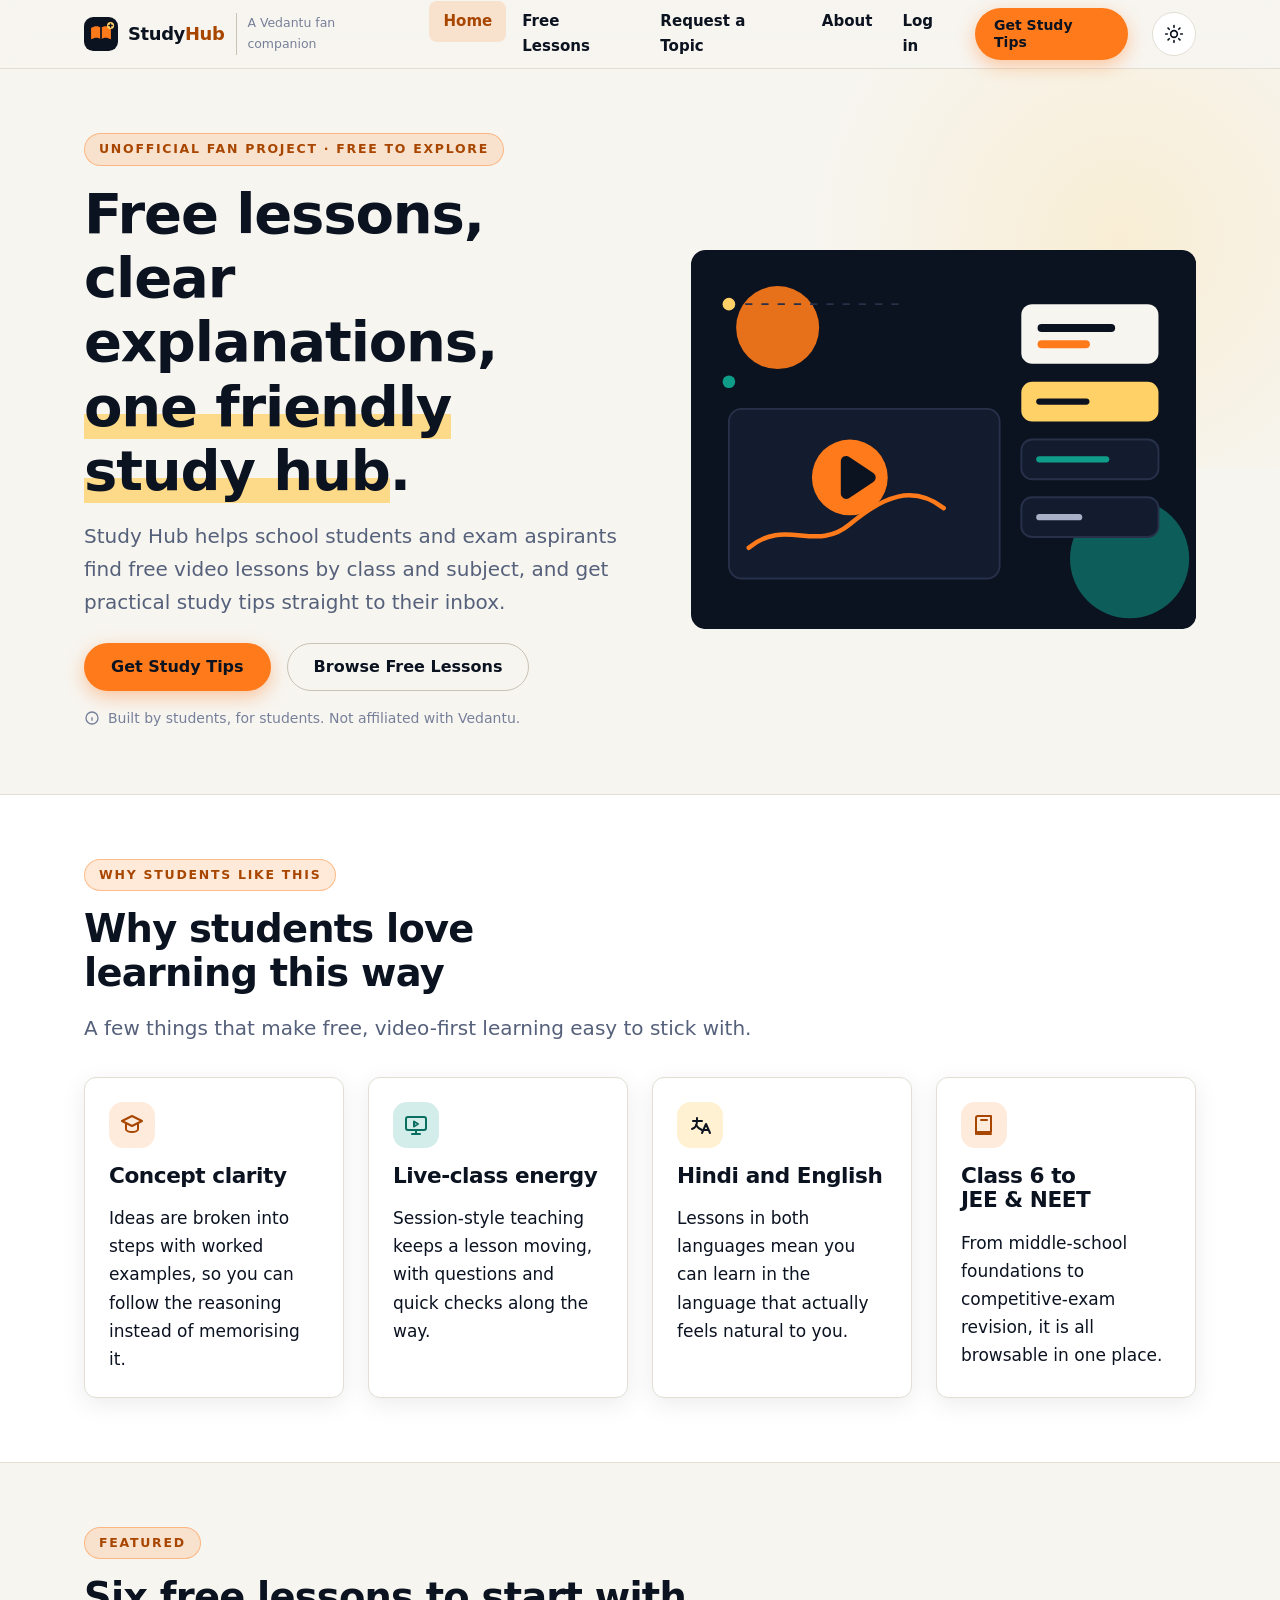
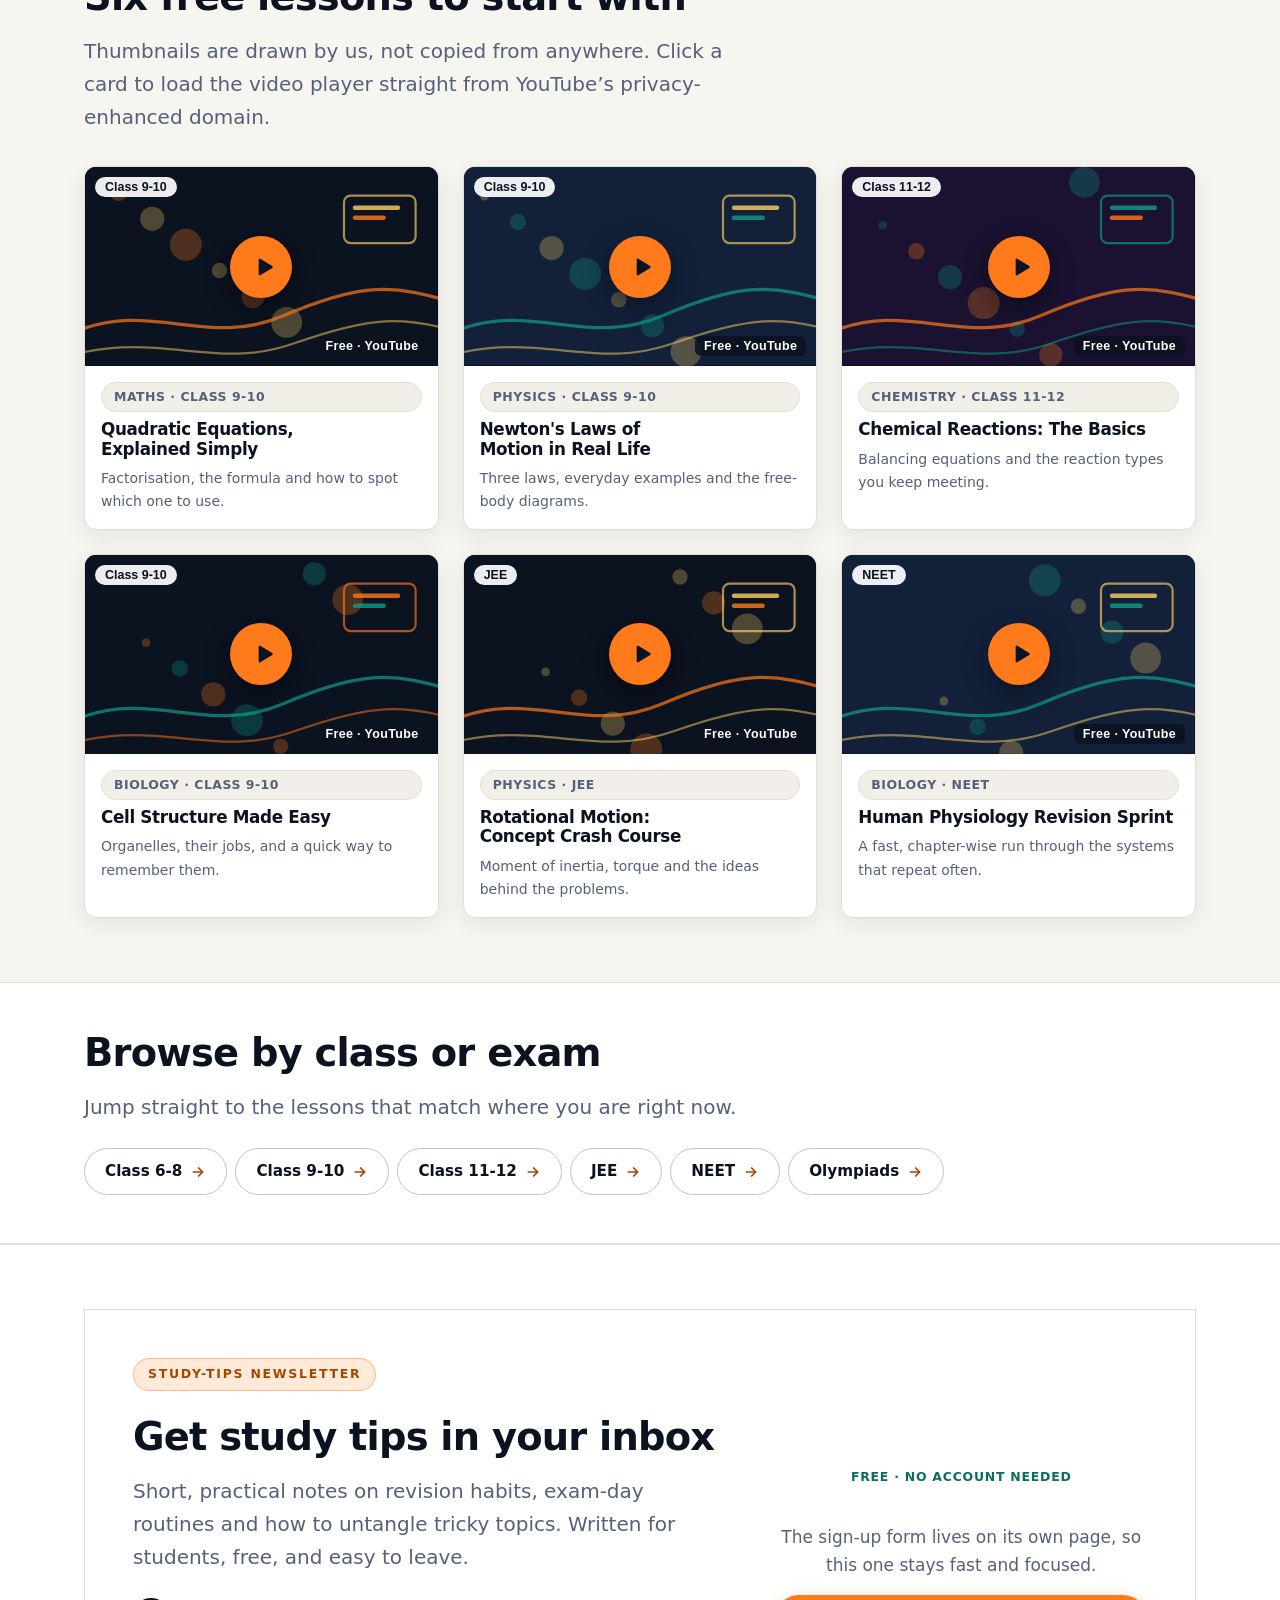
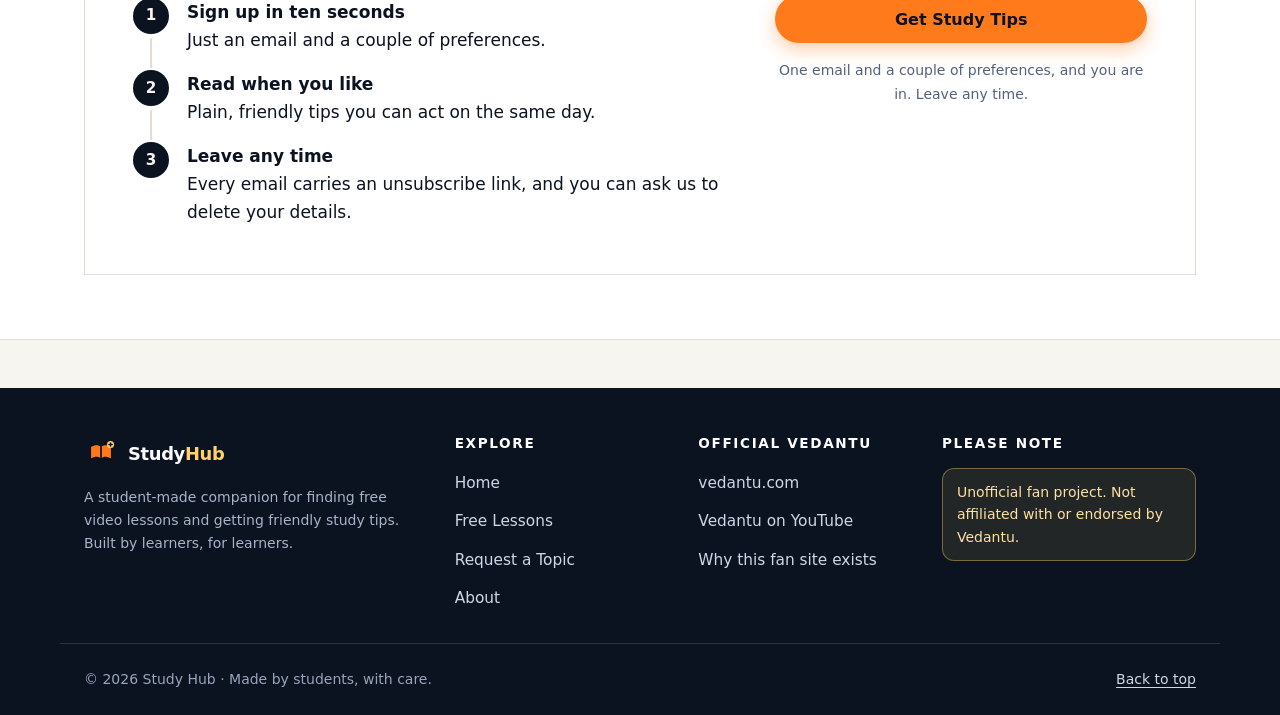
<file: index.html>
<!DOCTYPE html>
<html lang="en">
<head>
  <meta charset="utf-8">
  <meta name="viewport" content="width=device-width, initial-scale=1">
  <title>Study Hub — Free Lessons &amp; Study Tips | Vedantu Fan Companion</title>
  <meta name="description" content="Study Hub is an unofficial fan-made companion: browse free video lessons by class and subject, and join a friendly study-tips newsletter.">
  <link rel="canonical" href="https://study-hub-fan.netlify.app/index.html">
  <meta name="robots" content="index, follow">
  <meta name="theme-color" content="#0b1220">
  <meta property="og:type" content="website">
  <meta property="og:site_name" content="Study Hub">
  <meta property="og:title" content="Study Hub — Free Lessons &amp; Study Tips">
  <meta property="og:description" content="An unofficial fan companion for discovering free video lessons by class and subject, plus a study-tips newsletter.">
  <meta property="og:url" content="https://study-hub-fan.netlify.app/index.html">
  <meta property="og:image" content="https://study-hub-fan.netlify.app/assets/og-cover.png">
  <meta name="twitter:card" content="summary_large_image">
  <meta name="twitter:title" content="Study Hub — Free Lessons &amp; Study Tips">
  <meta name="twitter:description" content="An unofficial fan companion for discovering free video lessons by class and subject, plus a study-tips newsletter.">
  <meta name="twitter:image" content="https://study-hub-fan.netlify.app/assets/og-cover.png">
  <link rel="icon" href="assets/favicon.svg" type="image/svg+xml">
  <meta http-equiv="Content-Security-Policy" content="default-src 'self'; base-uri 'self'; object-src 'none'; script-src 'self' 'sha256-AM3TkZODhdoY5UkYtOMu9Z4LEBFoXt8ExGDLhuETOuA='; style-src 'self' 'unsafe-inline' https://fonts.googleapis.com; font-src https://fonts.gstatic.com; img-src 'self' data:; frame-src https://www.youtube-nocookie.com https://www.youtube.com; connect-src 'self' https:; form-action 'self'">
  <script>try{var t=localStorage.getItem('studyhub:theme');if(t==='dark'||t==='light'){document.documentElement.setAttribute('data-theme',t);}document.documentElement.classList.add('js');}catch(e){}</script>
  <link rel="preconnect" href="https://fonts.googleapis.com">
  <link rel="preconnect" href="https://fonts.gstatic.com" crossorigin>
  <link rel="stylesheet" href="https://fonts.googleapis.com/css2?family=Inter:wght@400;500;600;700&amp;family=Noto+Sans+Devanagari:wght@400;600&amp;family=Sora:wght@600;700;800&amp;display=swap">
  <link rel="stylesheet" href="css/styles.css">
</head>
<body>
  <a class="skip-link" href="#main">Skip to main content</a>

  <header class="site-header">
    <div class="container header__inner">
      <a class="brand" href="index.html">
        <img class="brand__mark" src="assets/logo.svg" width="34" height="34" alt="" aria-hidden="true">
        <span class="brand__name">Study<span>Hub</span></span>
        <span class="brand__tag">A Vedantu fan companion</span>
      </a>

      <nav class="nav" id="site-nav" aria-label="Primary">
        <ul class="nav__list">
          <li><a href="index.html" aria-current="page">Home</a></li>
          <li><a href="lessons.html">Free Lessons</a></li>
          <li><a href="request.html">Request a Topic</a></li>
          <li><a href="about.html">About</a></li>
          <li><a href="login.html">Log in</a></li>
        </ul>
        <a class="btn btn--primary btn--sm nav__cta" href="study-tips.html" target="_blank" rel="noopener noreferrer">Get Study Tips<span class="sr-only"> (opens in a new tab)</span></a>
      </nav>

      <div class="header__actions">
        <button class="icon-btn theme-toggle" id="theme-toggle" type="button" aria-label="Switch to dark theme">
          <svg class="icon-sun" viewBox="0 0 24 24" fill="none" stroke="currentColor" stroke-width="2" stroke-linecap="round" aria-hidden="true"><circle cx="12" cy="12" r="4"/><path d="M12 2v2M12 20v2M4.9 4.9l1.4 1.4M17.7 17.7l1.4 1.4M2 12h2M20 12h2M4.9 19.1l1.4-1.4M17.7 6.3l1.4-1.4"/></svg>
          <svg class="icon-moon" viewBox="0 0 24 24" fill="none" stroke="currentColor" stroke-width="2" stroke-linecap="round" stroke-linejoin="round" aria-hidden="true"><path d="M21 12.8A9 9 0 1 1 11.2 3a7 7 0 0 0 9.8 9.8Z"/></svg>
        </button>
        <button class="icon-btn nav-toggle" type="button" aria-expanded="false" aria-controls="site-nav">
          <svg viewBox="0 0 24 24" fill="none" stroke="currentColor" stroke-width="2.2" stroke-linecap="round" aria-hidden="true"><path d="M4 7h16M4 12h16M4 17h16"/></svg>
          <span class="sr-only nav-toggle__label">Open menu</span>
        </button>
      </div>
    </div>
  </header>

  <main id="main">

    <!-- ============================ HERO ============================ -->
    <section class="hero">
      <div class="container hero__grid">
        <div>
          <p class="eyebrow">Unofficial fan project · Free to explore</p>
          <h1>Free lessons, clear explanations, <em>one friendly study hub</em>.</h1>
          <p class="hero__lead">
            Study Hub helps school students and exam aspirants find free video lessons by class
            and subject, and get practical study tips straight to their inbox.
          </p>
          <div class="hero__actions">
            <a class="btn btn--primary" href="study-tips.html" target="_blank" rel="noopener noreferrer">Get Study Tips<span class="sr-only"> (opens in a new tab)</span></a>
            <a class="btn btn--secondary" href="lessons.html">Browse Free Lessons</a>
          </div>
          <p class="hero__note">
            <svg width="16" height="16" viewBox="0 0 24 24" fill="none" stroke="currentColor" stroke-width="2" aria-hidden="true"><circle cx="12" cy="12" r="9"/><path d="M12 11v5M12 7.5v.01"/></svg>
            Built by students, for students. Not affiliated with Vedantu.
          </p>
        </div>

        <div class="hero__art" aria-hidden="true">
          <svg width="560" height="420" viewBox="0 0 560 420" focusable="false">
            <rect width="560" height="420" rx="16" fill="#0b1220"/>
            <circle cx="96" cy="86" r="46" fill="#ff7a1a" opacity="0.9"/>
            <circle cx="486" cy="342" r="66" fill="#0f9d8a" opacity="0.55"/>
            <rect x="42" y="176" width="300" height="188" rx="14" fill="#131b2e" stroke="#27314a" stroke-width="2"/>
            <path d="M64 330c40-34 74 6 112-26s70-44 104-18" stroke="#ff7a1a" stroke-width="5" fill="none" stroke-linecap="round"/>
            <circle cx="176" cy="252" r="42" fill="#ff7a1a"/>
            <path d="M166 234v36a6 6 0 0 0 9 5l27-18a6 6 0 0 0 0-10l-27-18a6 6 0 0 0-9 5Z" fill="#0b1220"/>
            <rect x="366" y="60" width="152" height="66" rx="12" fill="#f7f5f0"/>
            <rect x="384" y="82" width="86" height="9" rx="4.5" fill="#0b1220"/>
            <rect x="384" y="100" width="58" height="9" rx="4.5" fill="#ff7a1a"/>
            <rect x="366" y="146" width="152" height="44" rx="12" fill="#ffd166"/>
            <path d="M386 168h52" stroke="#0b1220" stroke-width="7" stroke-linecap="round"/>
            <rect x="366" y="210" width="152" height="44" rx="12" fill="#131b2e" stroke="#27314a" stroke-width="2"/>
            <path d="M386 232h74" stroke="#0f9d8a" stroke-width="7" stroke-linecap="round"/>
            <rect x="366" y="274" width="152" height="44" rx="12" fill="#131b2e" stroke="#27314a" stroke-width="2"/>
            <path d="M386 296h44" stroke="#a7b0c6" stroke-width="7" stroke-linecap="round"/>
            <path d="M60 60h180" stroke="#27314a" stroke-width="2" stroke-dasharray="8 10"/>
            <circle cx="42" cy="60" r="7" fill="#ffd166"/>
            <circle cx="42" cy="146" r="7" fill="#0f9d8a"/>
          </svg>
        </div>
      </div>
    </section>

    <!-- ============================ WHY ============================ -->
    <section class="section section--alt">
      <div class="container">
        <div class="section__head reveal">
          <p class="section__eyebrow">Why students like this</p>
          <h2>Why students love learning this way</h2>
          <p class="lead">A few things that make free, video-first learning easy to stick with.</p>
        </div>

        <div class="grid grid--4">
          <article class="card card--hover reveal">
            <span class="card__icon">
              <svg viewBox="0 0 24 24" fill="none" stroke="currentColor" stroke-width="2" stroke-linecap="round" stroke-linejoin="round" aria-hidden="true"><path d="M12 3 2 8l10 5 10-5-10-5Z"/><path d="M6 10.5V16c0 1.7 2.7 3 6 3s6-1.3 6-3v-5.5"/></svg>
            </span>
            <h3>Concept clarity</h3>
            <p>Ideas are broken into steps with worked examples, so you can follow the reasoning instead of memorising it.</p>
          </article>

          <article class="card card--hover reveal">
            <span class="card__icon card__icon--teal">
              <svg viewBox="0 0 24 24" fill="none" stroke="currentColor" stroke-width="2" stroke-linecap="round" stroke-linejoin="round" aria-hidden="true"><rect x="2" y="4" width="20" height="13" rx="2"/><path d="M8 21h8M12 17v4"/><path d="m10 8.5 4 2.5-4 2.5Z"/></svg>
            </span>
            <h3>Live-class energy</h3>
            <p>Session-style teaching keeps a lesson moving, with questions and quick checks along the way.</p>
          </article>

          <article class="card card--hover reveal">
            <span class="card__icon card__icon--yellow">
              <svg viewBox="0 0 24 24" fill="none" stroke="currentColor" stroke-width="2" stroke-linecap="round" stroke-linejoin="round" aria-hidden="true"><path d="M5 8h9M9 5v3c0 4-2 7-5 8"/><path d="M8 12c1.5 2.5 3.5 4 6 5"/><path d="M14 20l4-9 4 9M15.5 17h5"/></svg>
            </span>
            <h3>Hindi and English</h3>
            <p>Lessons in both languages mean you can learn in the language that actually feels natural to you.</p>
          </article>

          <article class="card card--hover reveal">
            <span class="card__icon">
              <svg viewBox="0 0 24 24" fill="none" stroke="currentColor" stroke-width="2" stroke-linecap="round" stroke-linejoin="round" aria-hidden="true"><path d="M4 19V5a2 2 0 0 1 2-2h13v16H6a2 2 0 0 0-2 2Z"/><path d="M4 19a2 2 0 0 0 2 2h13"/><path d="M9 7h6"/></svg>
            </span>
            <h3>Class 6 to JEE &amp; NEET</h3>
            <p>From middle-school foundations to competitive-exam revision, it is all browsable in one place.</p>
          </article>
        </div>
      </div>
    </section>

    <!-- ============================ FEATURED ============================ -->
    <section class="section">
      <div class="container">
        <div class="section__head reveal">
          <p class="section__eyebrow">Featured</p>
          <h2>Six free lessons to start with</h2>
          <p class="lead">
            Thumbnails are drawn by us, not copied from anywhere. Click a card to load the video
            player straight from YouTube&rsquo;s privacy-enhanced domain.
          </p>
        </div>

        <div class="grid grid--3" data-featured>
          <noscript>
            <p class="note-card">Enable JavaScript to preview the videos here, or browse the
              <a href="https://www.youtube.com/channel/UCX6Q2vmf5CBzamgCPePObXQ">official Vedantu YouTube channel</a>.</p>
          </noscript>
        </div>
      </div>
    </section>

    <!-- ============================ CATEGORIES ============================ -->
    <section class="section section--tight section--alt">
      <div class="container">
        <div class="section__head reveal" style="margin-bottom: var(--sp-4);">
          <h2>Browse by class or exam</h2>
          <p class="lead">Jump straight to the lessons that match where you are right now.</p>
        </div>
        <div class="category-strip reveal" data-categories>
          <noscript><p><a href="lessons.html">Open the lesson library</a></p></noscript>
        </div>
      </div>
    </section>

    <!-- ============================ NEWSLETTER CTA ============================ -->
    <section class="section section--alt" id="newsletter">
      <div class="container">
        <div class="newsletter-cta reveal">
          <div class="newsletter-cta__main">
            <p class="section__eyebrow">Study-tips newsletter</p>
            <h2>Get study tips in your inbox</h2>
            <p class="lead">
              Short, practical notes on revision habits, exam-day routines and how to untangle
              tricky topics. Written for students, free, and easy to leave.
            </p>
            <ul class="steps" style="margin-top: var(--sp-4);">
              <li><strong>Sign up in ten seconds</strong>Just an email and a couple of preferences.</li>
              <li><strong>Read when you like</strong>Plain, friendly tips you can act on the same day.</li>
              <li><strong>Leave any time</strong>Every email carries an unsubscribe link, and you can ask us to delete your details.</li>
            </ul>
          </div>

          <aside class="newsletter-cta__action">
            <p class="newsletter-cta__badge">Free · no account needed</p>
            <p class="newsletter-cta__note">
              The sign-up form lives on its own page, so this one stays fast and focused.
            </p>
            <a class="btn btn--primary btn--block" href="study-tips.html" target="_blank" rel="noopener noreferrer">
              Get Study Tips
              <span class="sr-only"> (opens in a new tab)</span>
            </a>
            <p class="muted small">One email and a couple of preferences, and you are in. Leave any time.</p>
          </aside>
        </div>
      </div>
    </section>
  </main>

  <footer class="site-footer">
    <div class="container footer__grid">
      <div class="footer__brand">
        <span class="brand">
          <img class="brand__mark" src="assets/logo.svg" width="34" height="34" alt="" aria-hidden="true">
          <span class="brand__name">Study<span>Hub</span></span>
        </span>
        <p>A student-made companion for finding free video lessons and getting friendly study
          tips. Built by learners, for learners.</p>
      </div>

      <div>
        <h2 class="footer__title">Explore</h2>
        <ul class="footer__links">
          <li><a href="index.html">Home</a></li>
          <li><a href="lessons.html">Free Lessons</a></li>
          <li><a href="request.html">Request a Topic</a></li>
          <li><a href="about.html">About</a></li>
        </ul>
      </div>

      <div>
        <h2 class="footer__title">Official Vedantu</h2>
        <ul class="footer__links">
          <li><a href="https://www.vedantu.com/">vedantu.com</a></li>
          <li><a href="https://www.youtube.com/channel/UCX6Q2vmf5CBzamgCPePObXQ">Vedantu on YouTube</a></li>
          <li><a href="about.html">Why this fan site exists</a></li>
        </ul>
      </div>

      <div>
        <h2 class="footer__title">Please note</h2>
        <p class="disclaimer">Unofficial fan project. Not affiliated with or endorsed by Vedantu.</p>
      </div>
    </div>

    <div class="container footer__bottom">
      <p>&copy; <span data-year>2026</span> Study Hub · Made by students, with care.</p>
      <a href="#main">Back to top</a>
    </div>
  </footer>

  <script type="module" src="js/main.js"></script>
</body>
</html>
</file>
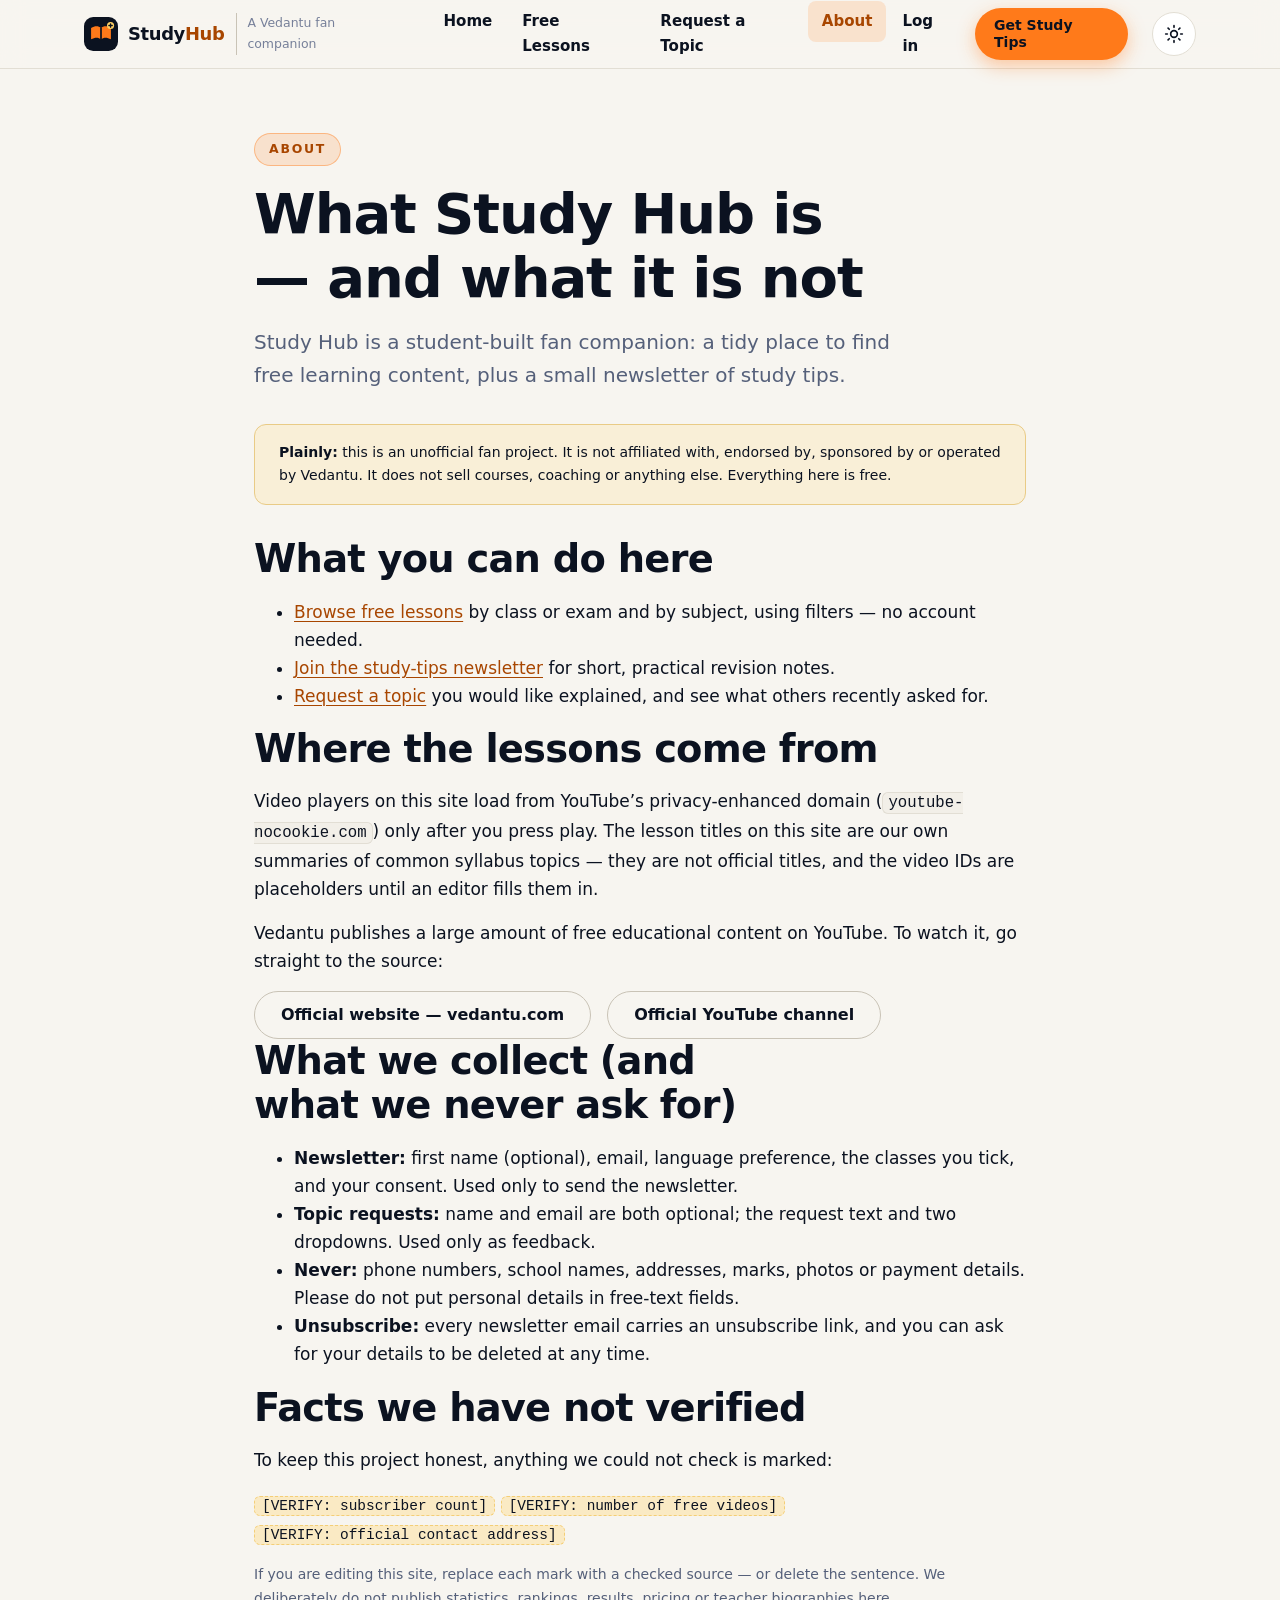
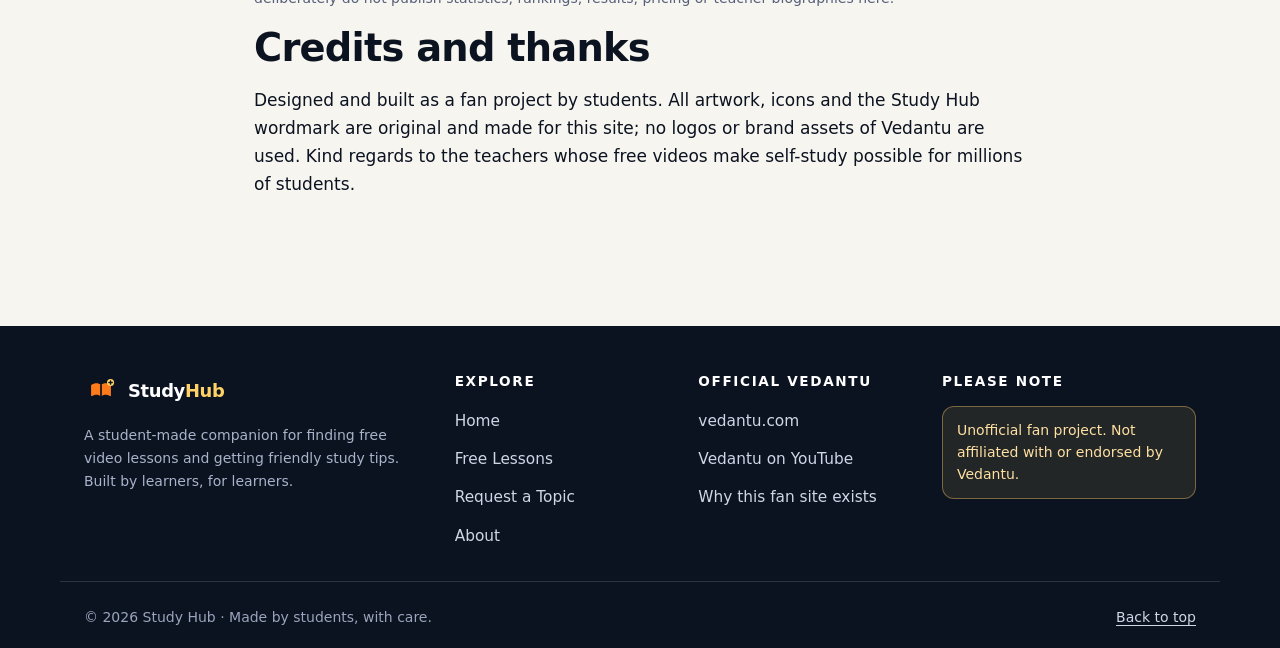
<file: about.html>
<!DOCTYPE html>
<html lang="en">
<head>
  <meta charset="utf-8">
  <meta name="viewport" content="width=device-width, initial-scale=1">
  <title>About — What Study Hub Is (and Is Not) | Study Hub</title>
  <meta name="description" content="Study Hub is an unofficial, student-built fan companion for free learning content. See what it collects, what it does not, and where the official channels are.">
  <link rel="canonical" href="https://study-hub-fan.netlify.app/about.html">
  <meta name="robots" content="index, follow">
  <meta name="theme-color" content="#0b1220">
  <meta property="og:type" content="website">
  <meta property="og:site_name" content="Study Hub">
  <meta property="og:title" content="About Study Hub — an unofficial fan companion">
  <meta property="og:description" content="What Study Hub is, what it collects, and where to find official Vedantu channels.">
  <meta property="og:url" content="https://study-hub-fan.netlify.app/about.html">
  <meta property="og:image" content="https://study-hub-fan.netlify.app/assets/og-cover.png">
  <meta name="twitter:card" content="summary_large_image">
  <meta name="twitter:title" content="About Study Hub — an unofficial fan companion">
  <meta name="twitter:description" content="What Study Hub is, what it collects, and where to find official Vedantu channels.">
  <meta name="twitter:image" content="https://study-hub-fan.netlify.app/assets/og-cover.png">
  <link rel="icon" href="assets/favicon.svg" type="image/svg+xml">
  <meta http-equiv="Content-Security-Policy" content="default-src 'self'; base-uri 'self'; object-src 'none'; script-src 'self' 'sha256-AM3TkZODhdoY5UkYtOMu9Z4LEBFoXt8ExGDLhuETOuA='; style-src 'self' 'unsafe-inline' https://fonts.googleapis.com; font-src https://fonts.gstatic.com; img-src 'self' data:; frame-src https://www.youtube-nocookie.com https://www.youtube.com; connect-src 'self' https:; form-action 'self'">
  <script>try{var t=localStorage.getItem('studyhub:theme');if(t==='dark'||t==='light'){document.documentElement.setAttribute('data-theme',t);}document.documentElement.classList.add('js');}catch(e){}</script>
  <link rel="preconnect" href="https://fonts.googleapis.com">
  <link rel="preconnect" href="https://fonts.gstatic.com" crossorigin>
  <link rel="stylesheet" href="https://fonts.googleapis.com/css2?family=Inter:wght@400;500;600;700&amp;family=Noto+Sans+Devanagari:wght@400;600&amp;family=Sora:wght@600;700;800&amp;display=swap">
  <link rel="stylesheet" href="css/styles.css">
</head>
<body>
  <a class="skip-link" href="#main">Skip to main content</a>

  <header class="site-header">
    <div class="container header__inner">
      <a class="brand" href="index.html">
        <img class="brand__mark" src="assets/logo.svg" width="34" height="34" alt="" aria-hidden="true">
        <span class="brand__name">Study<span>Hub</span></span>
        <span class="brand__tag">A Vedantu fan companion</span>
      </a>

      <nav class="nav" id="site-nav" aria-label="Primary">
        <ul class="nav__list">
          <li><a href="index.html">Home</a></li>
          <li><a href="lessons.html">Free Lessons</a></li>
          <li><a href="request.html">Request a Topic</a></li>
          <li><a href="about.html" aria-current="page">About</a></li>
          <li><a href="login.html">Log in</a></li>
        </ul>
        <a class="btn btn--primary btn--sm nav__cta" href="study-tips.html" target="_blank" rel="noopener noreferrer">Get Study Tips<span class="sr-only"> (opens in a new tab)</span></a>
      </nav>

      <div class="header__actions">
        <button class="icon-btn theme-toggle" id="theme-toggle" type="button" aria-label="Switch to dark theme">
          <svg class="icon-sun" viewBox="0 0 24 24" fill="none" stroke="currentColor" stroke-width="2" stroke-linecap="round" aria-hidden="true"><circle cx="12" cy="12" r="4"/><path d="M12 2v2M12 20v2M4.9 4.9l1.4 1.4M17.7 17.7l1.4 1.4M2 12h2M20 12h2M4.9 19.1l1.4-1.4M17.7 6.3l1.4-1.4"/></svg>
          <svg class="icon-moon" viewBox="0 0 24 24" fill="none" stroke="currentColor" stroke-width="2" stroke-linecap="round" stroke-linejoin="round" aria-hidden="true"><path d="M21 12.8A9 9 0 1 1 11.2 3a7 7 0 0 0 9.8 9.8Z"/></svg>
        </button>
        <button class="icon-btn nav-toggle" type="button" aria-expanded="false" aria-controls="site-nav">
          <svg viewBox="0 0 24 24" fill="none" stroke="currentColor" stroke-width="2.2" stroke-linecap="round" aria-hidden="true"><path d="M4 7h16M4 12h16M4 17h16"/></svg>
          <span class="sr-only nav-toggle__label">Open menu</span>
        </button>
      </div>
    </div>
  </header>

  <main id="main">
    <section class="section">
      <div class="container" style="max-width: 820px;">
        <div class="section__head">
          <p class="section__eyebrow">About</p>
          <h1>What Study Hub is — and what it is not</h1>
          <p class="lead">
            Study Hub is a student-built fan companion: a tidy place to find free learning
            content, plus a small newsletter of study tips.
          </p>
        </div>

        <div class="note-card reveal" style="margin-bottom: var(--sp-5);">
          <p><strong>Plainly:</strong> this is an unofficial fan project. It is not affiliated
          with, endorsed by, sponsored by or operated by Vedantu. It does not sell courses,
          coaching or anything else. Everything here is free.</p>
        </div>

        <article class="reveal">
          <h2>What you can do here</h2>
          <ul>
            <li><a href="lessons.html">Browse free lessons</a> by class or exam and by subject, using filters — no account needed.</li>
            <li><a href="study-tips.html">Join the study-tips newsletter</a> for short, practical revision notes.</li>
            <li><a href="request.html">Request a topic</a> you would like explained, and see what others recently asked for.</li>
          </ul>
        </article>

        <article class="reveal">
          <h2>Where the lessons come from</h2>
          <p>
            Video players on this site load from YouTube&rsquo;s privacy-enhanced domain
            (<code>youtube-nocookie.com</code>) only after you press play. The lesson titles on
            this site are our own summaries of common syllabus topics — they are not official
            titles, and the video IDs are placeholders until an editor fills them in.
          </p>
          <p>
            Vedantu publishes a large amount of free educational content on YouTube. To watch it,
            go straight to the source:
          </p>
          <div class="cluster">
            <a class="btn btn--secondary" href="https://www.vedantu.com/">Official website — vedantu.com</a>
            <a class="btn btn--secondary" href="https://www.youtube.com/channel/UCX6Q2vmf5CBzamgCPePObXQ">Official YouTube channel</a>
          </div>
        </article>

        <article class="reveal">
          <h2>What we collect (and what we never ask for)</h2>
          <ul>
            <li><strong>Newsletter:</strong> first name (optional), email, language preference, the classes you tick, and your consent. Used only to send the newsletter.</li>
            <li><strong>Topic requests:</strong> name and email are both optional; the request text and two dropdowns. Used only as feedback.</li>
            <li><strong>Never:</strong> phone numbers, school names, addresses, marks, photos or payment details. Please do not put personal details in free-text fields.</li>
            <li><strong>Unsubscribe:</strong> every newsletter email carries an unsubscribe link, and you can ask for your details to be deleted at any time.</li>
          </ul>
        </article>

        <article class="reveal">
          <h2>Facts we have not verified</h2>
          <p>To keep this project honest, anything we could not check is marked:</p>
          <p><span class="verify">[VERIFY: subscriber count]</span>
             <span class="verify">[VERIFY: number of free videos]</span>
             <span class="verify">[VERIFY: official contact address]</span></p>
          <p class="muted small">If you are editing this site, replace each mark with a checked
            source — or delete the sentence. We deliberately do not publish statistics, rankings,
            results, pricing or teacher biographies here.</p>
        </article>

        <article class="reveal">
          <h2>Credits and thanks</h2>
          <p>
            Designed and built as a fan project by students. All artwork, icons and the Study Hub
            wordmark are original and made for this site; no logos or brand assets of Vedantu are
            used. Kind regards to the teachers whose free videos make self-study possible for
            millions of students.
          </p>
        </article>
      </div>
    </section>
  </main>

  <footer class="site-footer">
    <div class="container footer__grid">
      <div class="footer__brand">
        <span class="brand">
          <img class="brand__mark" src="assets/logo.svg" width="34" height="34" alt="" aria-hidden="true">
          <span class="brand__name">Study<span>Hub</span></span>
        </span>
        <p>A student-made companion for finding free video lessons and getting friendly study
          tips. Built by learners, for learners.</p>
      </div>

      <div>
        <h2 class="footer__title">Explore</h2>
        <ul class="footer__links">
          <li><a href="index.html">Home</a></li>
          <li><a href="lessons.html">Free Lessons</a></li>
          <li><a href="request.html">Request a Topic</a></li>
          <li><a href="about.html">About</a></li>
        </ul>
      </div>

      <div>
        <h2 class="footer__title">Official Vedantu</h2>
        <ul class="footer__links">
          <li><a href="https://www.vedantu.com/">vedantu.com</a></li>
          <li><a href="https://www.youtube.com/channel/UCX6Q2vmf5CBzamgCPePObXQ">Vedantu on YouTube</a></li>
          <li><a href="about.html">Why this fan site exists</a></li>
        </ul>
      </div>

      <div>
        <h2 class="footer__title">Please note</h2>
        <p class="disclaimer">Unofficial fan project. Not affiliated with or endorsed by Vedantu.</p>
      </div>
    </div>

    <div class="container footer__bottom">
      <p>&copy; <span data-year>2026</span> Study Hub · Made by students, with care.</p>
      <a href="#main">Back to top</a>
    </div>
  </footer>

  <script type="module" src="js/main.js"></script>
</body>
</html>
</file>
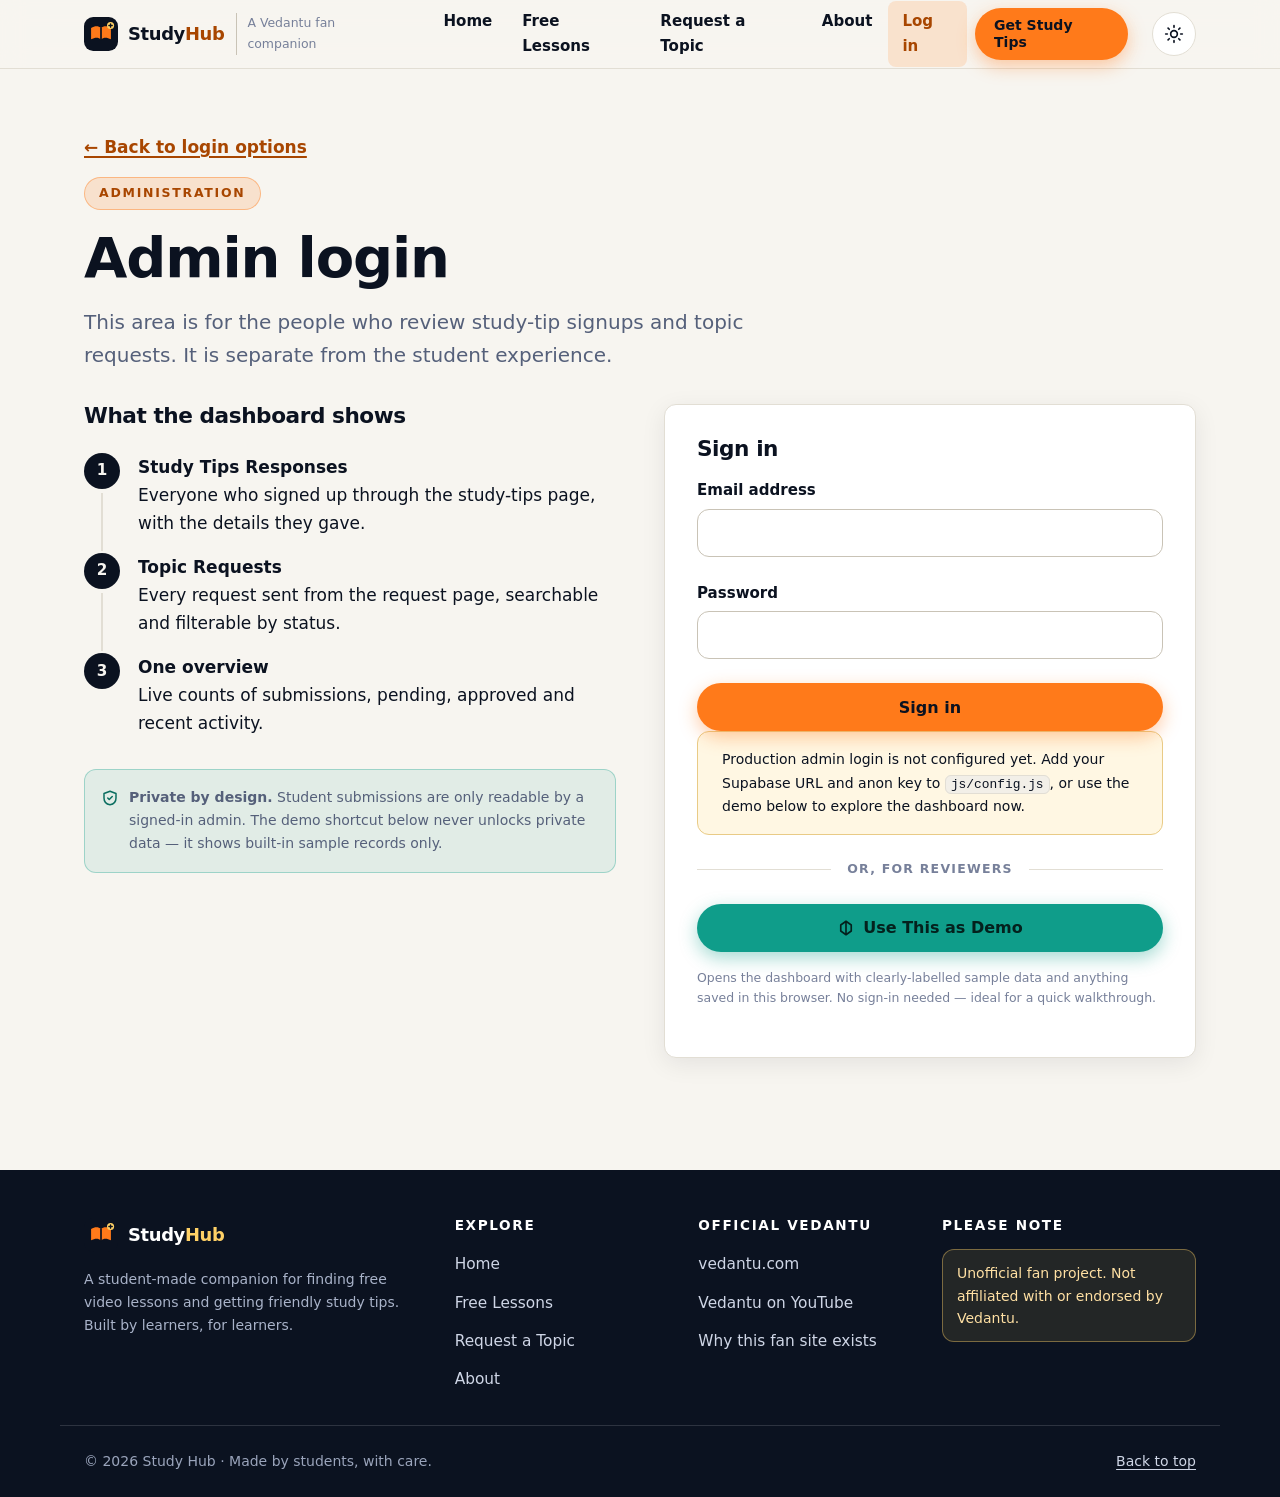
<file: admin-login.html>
<!DOCTYPE html>
<html lang="en">
<head>
  <meta charset="utf-8">
  <meta name="viewport" content="width=device-width, initial-scale=1">
  <title>Admin Login | Study Hub</title>
  <meta name="description" content="Sign in to the Study Hub admin dashboard to review study-tip signups and topic requests. Reviewers can explore a demo dashboard with one click.">
  <link rel="canonical" href="https://study-hub-fan.netlify.app/admin-login.html">
  <meta name="robots" content="noindex, nofollow">
  <meta name="theme-color" content="#0b1220">
  <meta property="og:type" content="website">
  <meta property="og:site_name" content="Study Hub">
  <meta property="og:title" content="Admin Login | Study Hub">
  <meta property="og:description" content="Sign in to the Study Hub admin dashboard, or explore the demo.">
  <meta property="og:url" content="https://study-hub-fan.netlify.app/admin-login.html">
  <meta property="og:image" content="https://study-hub-fan.netlify.app/assets/og-cover.png">
  <meta name="twitter:card" content="summary_large_image">
  <link rel="icon" href="assets/favicon.svg" type="image/svg+xml">
  <meta http-equiv="Content-Security-Policy" content="default-src 'self'; base-uri 'self'; object-src 'none'; script-src 'self' 'sha256-AM3TkZODhdoY5UkYtOMu9Z4LEBFoXt8ExGDLhuETOuA='; style-src 'self' 'unsafe-inline' https://fonts.googleapis.com; font-src https://fonts.gstatic.com; img-src 'self' data:; frame-src https://www.youtube-nocookie.com https://www.youtube.com; connect-src 'self' https:; form-action 'self'">
  <script>try{var t=localStorage.getItem('studyhub:theme');if(t==='dark'||t==='light'){document.documentElement.setAttribute('data-theme',t);}document.documentElement.classList.add('js');}catch(e){}</script>
  <link rel="preconnect" href="https://fonts.googleapis.com">
  <link rel="preconnect" href="https://fonts.gstatic.com" crossorigin>
  <link rel="stylesheet" href="https://fonts.googleapis.com/css2?family=Inter:wght@400;500;600;700&amp;family=Noto+Sans+Devanagari:wght@400;600&amp;family=Sora:wght@600;700;800&amp;display=swap">
  <link rel="stylesheet" href="css/styles.css">
</head>
<body>
  <a class="skip-link" href="#main">Skip to main content</a>

  <header class="site-header">
    <div class="container header__inner">
      <a class="brand" href="index.html">
        <img class="brand__mark" src="assets/logo.svg" width="34" height="34" alt="" aria-hidden="true">
        <span class="brand__name">Study<span>Hub</span></span>
        <span class="brand__tag">A Vedantu fan companion</span>
      </a>

      <nav class="nav" id="site-nav" aria-label="Primary">
        <ul class="nav__list">
          <li><a href="index.html">Home</a></li>
          <li><a href="lessons.html">Free Lessons</a></li>
          <li><a href="request.html">Request a Topic</a></li>
          <li><a href="about.html">About</a></li>
          <li><a href="login.html" aria-current="page">Log in</a></li>
        </ul>
        <a class="btn btn--primary btn--sm nav__cta" href="study-tips.html" target="_blank" rel="noopener noreferrer">Get Study Tips<span class="sr-only"> (opens in a new tab)</span></a>
      </nav>

      <div class="header__actions">
        <button class="icon-btn theme-toggle" id="theme-toggle" type="button" aria-label="Switch to dark theme">
          <svg class="icon-sun" viewBox="0 0 24 24" fill="none" stroke="currentColor" stroke-width="2" stroke-linecap="round" aria-hidden="true"><circle cx="12" cy="12" r="4"/><path d="M12 2v2M12 20v2M4.9 4.9l1.4 1.4M17.7 17.7l1.4 1.4M2 12h2M20 12h2M4.9 19.1l1.4-1.4M17.7 6.3l1.4-1.4"/></svg>
          <svg class="icon-moon" viewBox="0 0 24 24" fill="none" stroke="currentColor" stroke-width="2" stroke-linecap="round" stroke-linejoin="round" aria-hidden="true"><path d="M21 12.8A9 9 0 1 1 11.2 3a7 7 0 0 0 9.8 9.8Z"/></svg>
        </button>
        <button class="icon-btn nav-toggle" type="button" aria-expanded="false" aria-controls="site-nav">
          <svg viewBox="0 0 24 24" fill="none" stroke="currentColor" stroke-width="2.2" stroke-linecap="round" aria-hidden="true"><path d="M4 7h16M4 12h16M4 17h16"/></svg>
          <span class="sr-only nav-toggle__label">Open menu</span>
        </button>
      </div>
    </div>
  </header>

  <main id="main">
    <section class="section">
      <div class="container">
        <p class="reveal" style="margin-bottom: var(--sp-3);">
          <a class="text-link" href="login.html">← Back to login options</a>
        </p>

        <div class="section__head reveal">
          <p class="section__eyebrow">Administration</p>
          <h1>Admin login</h1>
          <p class="lead">
            This area is for the people who review study-tip signups and topic requests.
            It is separate from the student experience.
          </p>
        </div>

        <div class="grid grid--2" style="align-items: start; gap: var(--sp-6);">
          <div class="reveal">
            <h2 style="font-size: var(--fs-h3);">What the dashboard shows</h2>
            <ul class="steps" style="margin-top: var(--sp-4);">
              <li><strong>Study Tips Responses</strong>Everyone who signed up through the study-tips page, with the details they gave.</li>
              <li><strong>Topic Requests</strong>Every request sent from the request page, searchable and filterable by status.</li>
              <li><strong>One overview</strong>Live counts of submissions, pending, approved and recent activity.</li>
            </ul>
            <p class="privacy-note" style="margin-top: var(--sp-5);">
              <svg viewBox="0 0 24 24" fill="none" stroke="currentColor" stroke-width="2" stroke-linecap="round" stroke-linejoin="round" aria-hidden="true"><path d="M12 3 4 6v6c0 5 3.4 8.3 8 9 4.6-.7 8-4 8-9V6l-8-3Z"/><path d="m9 12 2 2 4-4"/></svg>
              <span><strong>Private by design.</strong> Student submissions are only readable by a signed-in admin.
              The demo shortcut below never unlocks private data — it shows built-in sample records only.</span>
            </p>
          </div>

          <div class="form-card reveal">
            <h2 style="font-size: var(--fs-h3); margin-top: 0;">Sign in</h2>

            <form data-form="admin-login" aria-label="Admin sign in">
              <div class="form-grid">
                <div class="field">
                  <label class="field__label" for="admin-email">Email address</label>
                  <input class="input" id="admin-email" name="email" type="email" autocomplete="username" required>
                </div>
                <div class="field">
                  <label class="field__label" for="admin-password">Password</label>
                  <input class="input" id="admin-password" name="password" type="password" autocomplete="current-password" required>
                </div>
                <div class="field">
                  <button class="btn btn--primary btn--block" type="submit">
                    <span data-btn-text>Sign in</span>
                  </button>
                </div>
              </div>
              <p class="form-status" role="status" aria-live="polite" data-form-status tabindex="-1"></p>
            </form>

            <p class="note-card" data-login-note hidden></p>

            <div class="demo-divider"><span>or, for reviewers</span></div>

            <button class="btn btn--demo btn--block" type="button" data-demo>
              <svg width="18" height="18" viewBox="0 0 24 24" fill="none" stroke="currentColor" stroke-width="2.2" stroke-linecap="round" stroke-linejoin="round" aria-hidden="true"><path d="M12 3v18M5 8l7-5 7 5v8l-7 5-7-5Z"/></svg>
              Use This as Demo
            </button>
            <p class="form-footnote">
              Opens the dashboard with clearly-labelled sample data and anything saved in this
              browser. No sign-in needed — ideal for a quick walkthrough.
            </p>
          </div>
        </div>
      </div>
    </section>
  </main>

  <footer class="site-footer">
    <div class="container footer__grid">
      <div class="footer__brand">
        <span class="brand">
          <img class="brand__mark" src="assets/logo.svg" width="34" height="34" alt="" aria-hidden="true">
          <span class="brand__name">Study<span>Hub</span></span>
        </span>
        <p>A student-made companion for finding free video lessons and getting friendly study
          tips. Built by learners, for learners.</p>
      </div>

      <div>
        <h2 class="footer__title">Explore</h2>
        <ul class="footer__links">
          <li><a href="index.html">Home</a></li>
          <li><a href="lessons.html">Free Lessons</a></li>
          <li><a href="request.html">Request a Topic</a></li>
          <li><a href="about.html">About</a></li>
        </ul>
      </div>

      <div>
        <h2 class="footer__title">Official Vedantu</h2>
        <ul class="footer__links">
          <li><a href="https://www.vedantu.com/">vedantu.com</a></li>
          <li><a href="https://www.youtube.com/channel/UCX6Q2vmf5CBzamgCPePObXQ">Vedantu on YouTube</a></li>
          <li><a href="about.html">Why this fan site exists</a></li>
        </ul>
      </div>

      <div>
        <h2 class="footer__title">Please note</h2>
        <p class="disclaimer">Unofficial fan project. Not affiliated with or endorsed by Vedantu.</p>
      </div>
    </div>

    <div class="container footer__bottom">
      <p>&copy; <span data-year>2026</span> Study Hub · Made by students, with care.</p>
      <a href="#main">Back to top</a>
    </div>
  </footer>

  <script type="module" src="js/main.js"></script>
  <script type="module" src="js/login.js"></script>
</body>
</html>
</file>
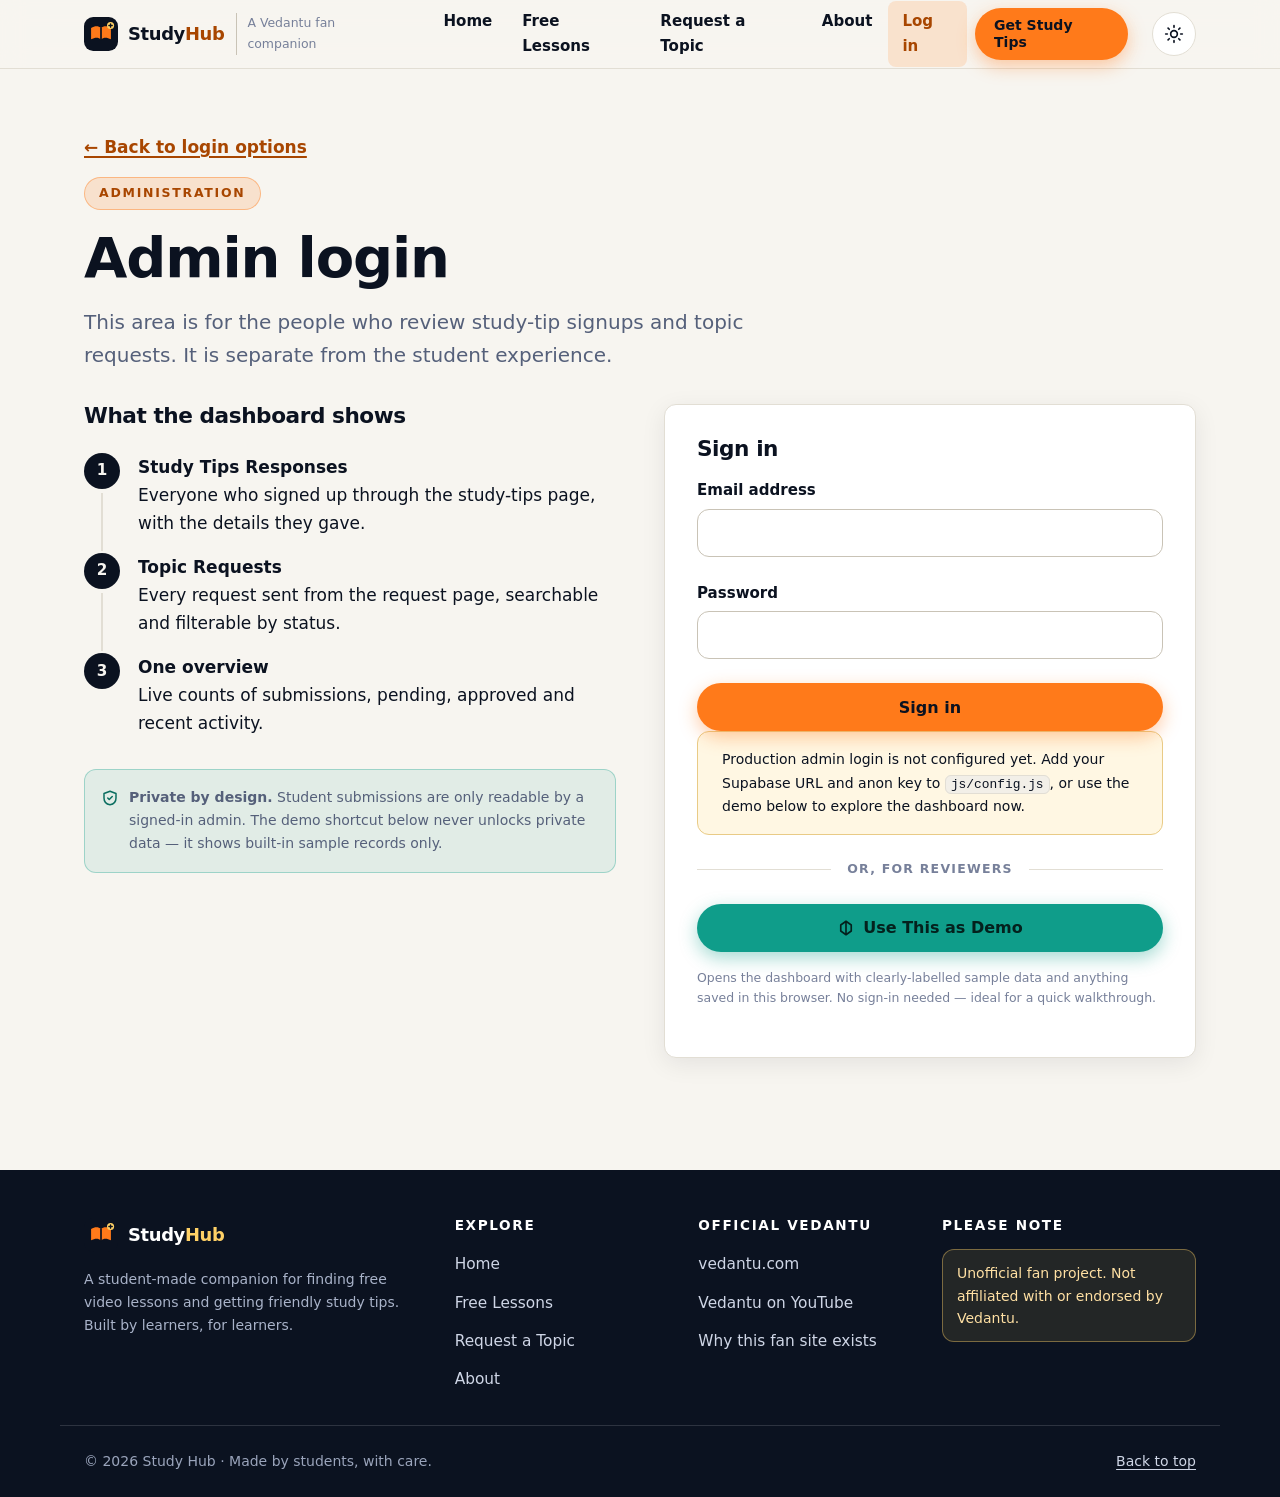
<file: admin.html>
<!DOCTYPE html>
<html lang="en">
<head>
  <meta charset="utf-8">
  <meta name="viewport" content="width=device-width, initial-scale=1">
  <title>Admin Dashboard | Study Hub</title>
  <meta name="description" content="Study Hub admin dashboard: review study-tip signups and topic requests in one place.">
  <meta name="robots" content="noindex, nofollow">
  <meta name="theme-color" content="#0b1220">
  <link rel="icon" href="assets/favicon.svg" type="image/svg+xml">
  <meta http-equiv="Content-Security-Policy" content="default-src 'self'; base-uri 'self'; object-src 'none'; script-src 'self' 'sha256-AM3TkZODhdoY5UkYtOMu9Z4LEBFoXt8ExGDLhuETOuA='; style-src 'self' 'unsafe-inline' https://fonts.googleapis.com; font-src https://fonts.gstatic.com; img-src 'self' data:; frame-src https://www.youtube-nocookie.com https://www.youtube.com; connect-src 'self' https:; form-action 'self'">
  <script>try{var t=localStorage.getItem('studyhub:theme');if(t==='dark'||t==='light'){document.documentElement.setAttribute('data-theme',t);}document.documentElement.classList.add('js');}catch(e){}</script>
  <link rel="preconnect" href="https://fonts.googleapis.com">
  <link rel="preconnect" href="https://fonts.gstatic.com" crossorigin>
  <link rel="stylesheet" href="https://fonts.googleapis.com/css2?family=Inter:wght@400;500;600;700&amp;family=Noto+Sans+Devanagari:wght@400;600&amp;family=Sora:wght@600;700;800&amp;display=swap">
  <link rel="stylesheet" href="css/styles.css">
</head>
<body class="admin-body">
  <a class="skip-link" href="#admin-main">Skip to main content</a>

  <div class="admin-shell">
    <aside class="admin-sidebar">
      <a class="brand admin-sidebar__brand" href="index.html">
        <img class="brand__mark" src="assets/logo.svg" width="34" height="34" alt="" aria-hidden="true">
        <span class="brand__name">Study<span>Hub</span></span>
      </a>
      <p class="admin-sidebar__role">Admin dashboard</p>

      <nav class="admin-nav" id="admin-nav" aria-label="Dashboard sections">
        <button class="admin-nav__item" type="button" data-nav="overview" aria-current="page">
          <svg viewBox="0 0 24 24" fill="none" stroke="currentColor" stroke-width="2" stroke-linecap="round" stroke-linejoin="round" aria-hidden="true"><rect x="3" y="3" width="7" height="9" rx="1.5"/><rect x="14" y="3" width="7" height="5" rx="1.5"/><rect x="14" y="12" width="7" height="9" rx="1.5"/><rect x="3" y="16" width="7" height="5" rx="1.5"/></svg>
          <span>Overview</span>
        </button>
        <button class="admin-nav__item" type="button" data-nav="tips" aria-current="false">
          <svg viewBox="0 0 24 24" fill="none" stroke="currentColor" stroke-width="2" stroke-linecap="round" stroke-linejoin="round" aria-hidden="true"><path d="M4 19V5a2 2 0 0 1 2-2h13v16H6a2 2 0 0 0-2 2Z"/><path d="M4 19a2 2 0 0 0 2 2h13"/><path d="M9 7h6"/></svg>
          <span>Study Tips Responses</span>
          <span class="admin-nav__count" data-count-tips>0</span>
        </button>
        <button class="admin-nav__item" type="button" data-nav="requests" aria-current="false">
          <svg viewBox="0 0 24 24" fill="none" stroke="currentColor" stroke-width="2" stroke-linecap="round" stroke-linejoin="round" aria-hidden="true"><path d="M21 15a2 2 0 0 1-2 2H8l-4 4V5a2 2 0 0 1 2-2h13a2 2 0 0 1 2 2Z"/><path d="M9 9h7M9 13h4"/></svg>
          <span>Topic Requests</span>
          <span class="admin-nav__count" data-count-requests>0</span>
        </button>
      </nav>

      <div class="admin-sidebar__foot">
        <p class="admin-who">
          <span class="admin-who__label">Signed in as</span>
          <span data-admin-who>—</span>
        </p>
        <button class="btn btn--secondary btn--sm btn--block" type="button" data-logout>
          <svg width="16" height="16" viewBox="0 0 24 24" fill="none" stroke="currentColor" stroke-width="2.2" stroke-linecap="round" stroke-linejoin="round" aria-hidden="true"><path d="M9 21H5a2 2 0 0 1-2-2V5a2 2 0 0 1 2-2h4"/><path d="M16 17l5-5-5-5M21 12H9"/></svg>
          Log out
        </button>
      </div>
    </aside>

    <div class="admin-main">
      <header class="admin-topbar">
        <div class="admin-topbar__left">
          <button class="icon-btn admin-menu-toggle" type="button" data-menu aria-expanded="false" aria-controls="admin-nav" aria-label="Toggle dashboard menu">
            <svg viewBox="0 0 24 24" fill="none" stroke="currentColor" stroke-width="2.2" stroke-linecap="round" aria-hidden="true"><path d="M4 7h16M4 12h16M4 17h16"/></svg>
          </button>
          <h1 class="admin-topbar__title" data-section-title>Overview</h1>
        </div>
        <div class="admin-topbar__right">
          <span class="demo-chip" data-demo-chip hidden>Demo Mode</span>
          <button class="icon-btn theme-toggle" id="theme-toggle" type="button" aria-label="Switch to dark theme">
            <svg class="icon-sun" viewBox="0 0 24 24" fill="none" stroke="currentColor" stroke-width="2" stroke-linecap="round" aria-hidden="true"><circle cx="12" cy="12" r="4"/><path d="M12 2v2M12 20v2M4.9 4.9l1.4 1.4M17.7 17.7l1.4 1.4M2 12h2M20 12h2M4.9 19.1l1.4-1.4M17.7 6.3l1.4-1.4"/></svg>
            <svg class="icon-moon" viewBox="0 0 24 24" fill="none" stroke="currentColor" stroke-width="2" stroke-linecap="round" stroke-linejoin="round" aria-hidden="true"><path d="M21 12.8A9 9 0 1 1 11.2 3a7 7 0 0 0 9.8 9.8Z"/></svg>
          </button>
        </div>
      </header>

      <div class="demo-banner" data-demo-banner hidden role="status">
        <svg viewBox="0 0 24 24" fill="none" stroke="currentColor" stroke-width="2" stroke-linecap="round" stroke-linejoin="round" aria-hidden="true"><circle cx="12" cy="12" r="9"/><path d="M12 8v.01M12 11v5"/></svg>
        <span>
          <strong>Demo Mode.</strong> You are viewing clearly-labelled sample submissions plus
          anything saved in this browser. This is not the shared production database, and no
          private student data is shown.
        </span>
      </div>

      <p class="admin-alert" data-alert hidden role="alert"></p>

      <main id="admin-main" class="admin-content" data-admin-content>
        <div class="admin-loading" data-loading hidden>
          <span class="spinner" aria-hidden="true"></span>
          <span>Loading submissions…</span>
        </div>

        <!-- ===================== OVERVIEW ===================== -->
        <section class="admin-section" data-section="overview">
          <div class="kpi-grid" data-kpis></div>

          <div class="admin-panel">
            <div class="admin-panel__head">
              <h2 class="admin-panel__title">Recent submissions</h2>
              <p class="muted small">Latest activity across both forms.</p>
            </div>
            <div data-recent-submissions></div>
          </div>
        </section>

        <!-- ================== STUDY TIPS ====================== -->
        <section class="admin-section" data-section="tips" hidden>
          <div class="admin-panel">
            <div class="admin-panel__head">
              <h2 class="admin-panel__title">Study Tips Responses</h2>
              <p class="muted small">Everyone who signed up for the study-tips newsletter.</p>
            </div>

            <div class="toolbar">
              <label class="search-field toolbar__search" style="margin:0;">
                <span class="sr-only">Search study-tip submissions</span>
                <svg viewBox="0 0 24 24" fill="none" stroke="currentColor" stroke-width="2" stroke-linecap="round" aria-hidden="true"><circle cx="11" cy="11" r="7"/><path d="m20 20-3.2-3.2"/></svg>
                <input class="input" type="search" placeholder="Search name, email, interest…" data-tips-search>
              </label>

              <label class="toolbar__select">
                <span class="sr-only">Filter by language</span>
                <select class="select" data-tips-language>
                  <option value="all">All languages</option>
                  <option value="english">English</option>
                  <option value="hindi">Hindi</option>
                  <option value="both">Both</option>
                </select>
              </label>

              <button class="btn btn--secondary btn--sm toolbar__sort" type="button" data-tips-sort data-dir="desc" aria-label="Sort by date, newest first">
                <svg width="16" height="16" viewBox="0 0 24 24" fill="none" stroke="currentColor" stroke-width="2.2" stroke-linecap="round" stroke-linejoin="round" aria-hidden="true"><path d="M7 4v16M7 20l-3-3M17 20V4M17 4l3 3"/></svg>
                Date
              </button>

              <span class="toolbar__count" data-tips-count>0 of 0</span>
            </div>

            <div class="table-wrap">
              <table class="data-table" data-tips-table>
                <caption class="sr-only">Study-tips newsletter submissions</caption>
                <thead>
                  <tr>
                    <th scope="col">Name</th>
                    <th scope="col">Email</th>
                    <th scope="col">Language</th>
                    <th scope="col">Interests</th>
                    <th scope="col">Submitted</th>
                    <th scope="col">Source</th>
                  </tr>
                </thead>
                <tbody data-tips-body></tbody>
              </table>
            </div>
            <div data-tips-empty hidden></div>
          </div>
        </section>

        <!-- ================== TOPIC REQUESTS ================== -->
        <section class="admin-section" data-section="requests" hidden>
          <div class="admin-panel">
            <div class="admin-panel__head">
              <h2 class="admin-panel__title">Topic Requests</h2>
              <p class="muted small">Requests sent from the request page. Update status as you review.</p>
            </div>

            <div class="toolbar">
              <label class="search-field toolbar__search" style="margin:0;">
                <span class="sr-only">Search topic requests</span>
                <svg viewBox="0 0 24 24" fill="none" stroke="currentColor" stroke-width="2" stroke-linecap="round" aria-hidden="true"><circle cx="11" cy="11" r="7"/><path d="m20 20-3.2-3.2"/></svg>
                <input class="input" type="search" placeholder="Search topic, student, subject…" data-requests-search>
              </label>

              <button class="btn btn--secondary btn--sm toolbar__sort" type="button" data-requests-sort data-dir="desc" aria-label="Sort by date, newest first">
                <svg width="16" height="16" viewBox="0 0 24 24" fill="none" stroke="currentColor" stroke-width="2.2" stroke-linecap="round" stroke-linejoin="round" aria-hidden="true"><path d="M7 4v16M7 20l-3-3M17 20V4M17 4l3 3"/></svg>
                Date
              </button>

              <span class="toolbar__count" data-requests-count>0 of 0</span>
            </div>

            <div class="chip-row">
              <button class="chip chip--sm" type="button" data-status-filter="all" aria-pressed="true">All <span class="chip__count" data-chip-count>0</span></button>
              <button class="chip chip--sm" type="button" data-status-filter="pending" aria-pressed="false">Pending <span class="chip__count" data-chip-count>0</span></button>
              <button class="chip chip--sm" type="button" data-status-filter="approved" aria-pressed="false">Approved <span class="chip__count" data-chip-count>0</span></button>
              <button class="chip chip--sm" type="button" data-status-filter="declined" aria-pressed="false">Declined <span class="chip__count" data-chip-count>0</span></button>
            </div>

            <div class="table-wrap">
              <table class="data-table" data-requests-table>
                <caption class="sr-only">Topic requests submitted by students</caption>
                <thead>
                  <tr>
                    <th scope="col">Topic</th>
                    <th scope="col">Student</th>
                    <th scope="col">Class / exam</th>
                    <th scope="col">Subject</th>
                    <th scope="col">Status</th>
                    <th scope="col">Submitted</th>
                    <th scope="col">Source</th>
                  </tr>
                </thead>
                <tbody data-requests-body></tbody>
              </table>
            </div>
            <div data-requests-empty hidden></div>
          </div>
        </section>
      </main>
    </div>
  </div>

  <!-- ============================ DRAWER ============================ -->
  <div class="drawer" data-drawer hidden>
    <div class="drawer__scrim" data-drawer-close></div>
    <aside class="drawer__panel" role="dialog" aria-modal="true" aria-labelledby="drawer-title">
      <header class="drawer__head">
        <h2 id="drawer-title" class="drawer__title" data-drawer-title>Details</h2>
        <button class="icon-btn" type="button" data-drawer-close aria-label="Close details">
          <svg viewBox="0 0 24 24" fill="none" stroke="currentColor" stroke-width="2.2" stroke-linecap="round" aria-hidden="true"><path d="M6 6l12 12M18 6 6 18"/></svg>
        </button>
      </header>
      <div class="drawer__body" data-drawer-body></div>
      <footer class="drawer__foot" data-drawer-foot></footer>
    </aside>
  </div>

  <script type="module" src="js/main.js"></script>
  <script type="module" src="js/admin.js"></script>
</body>
</html>
</file>
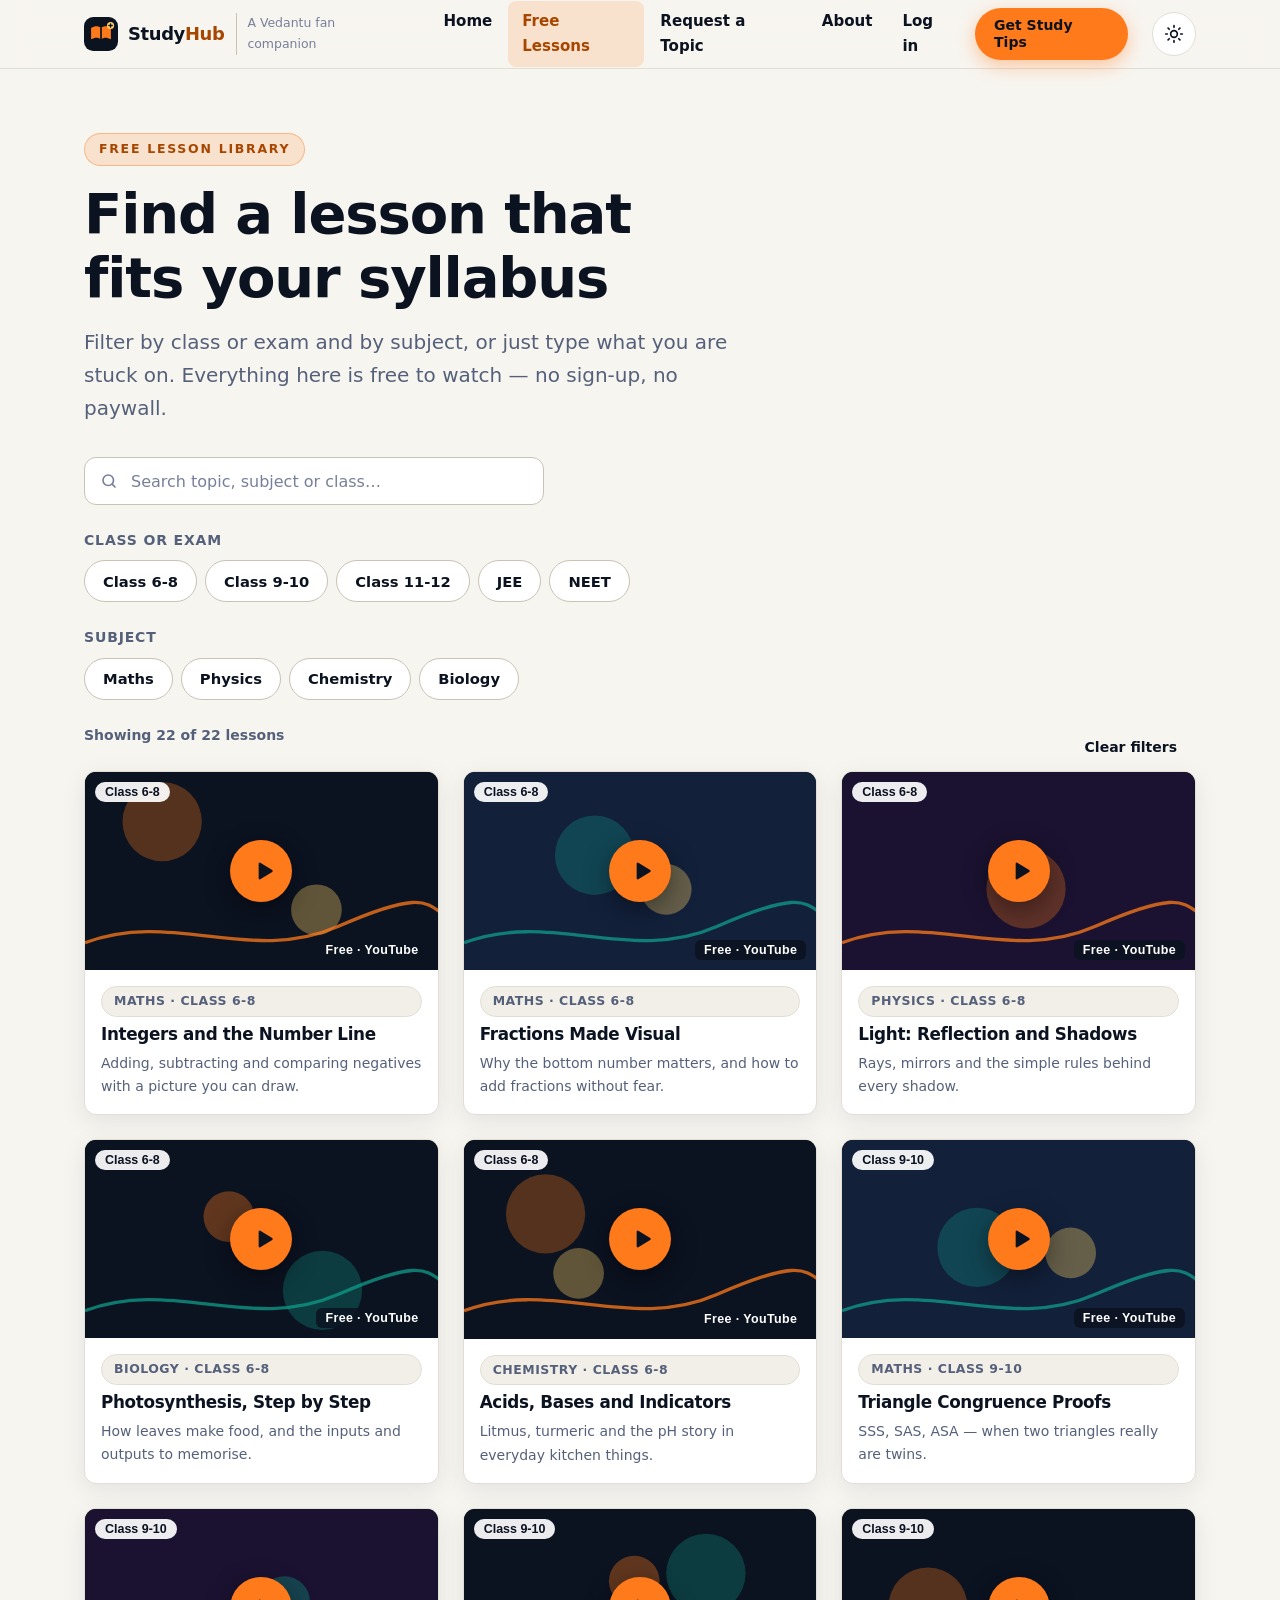
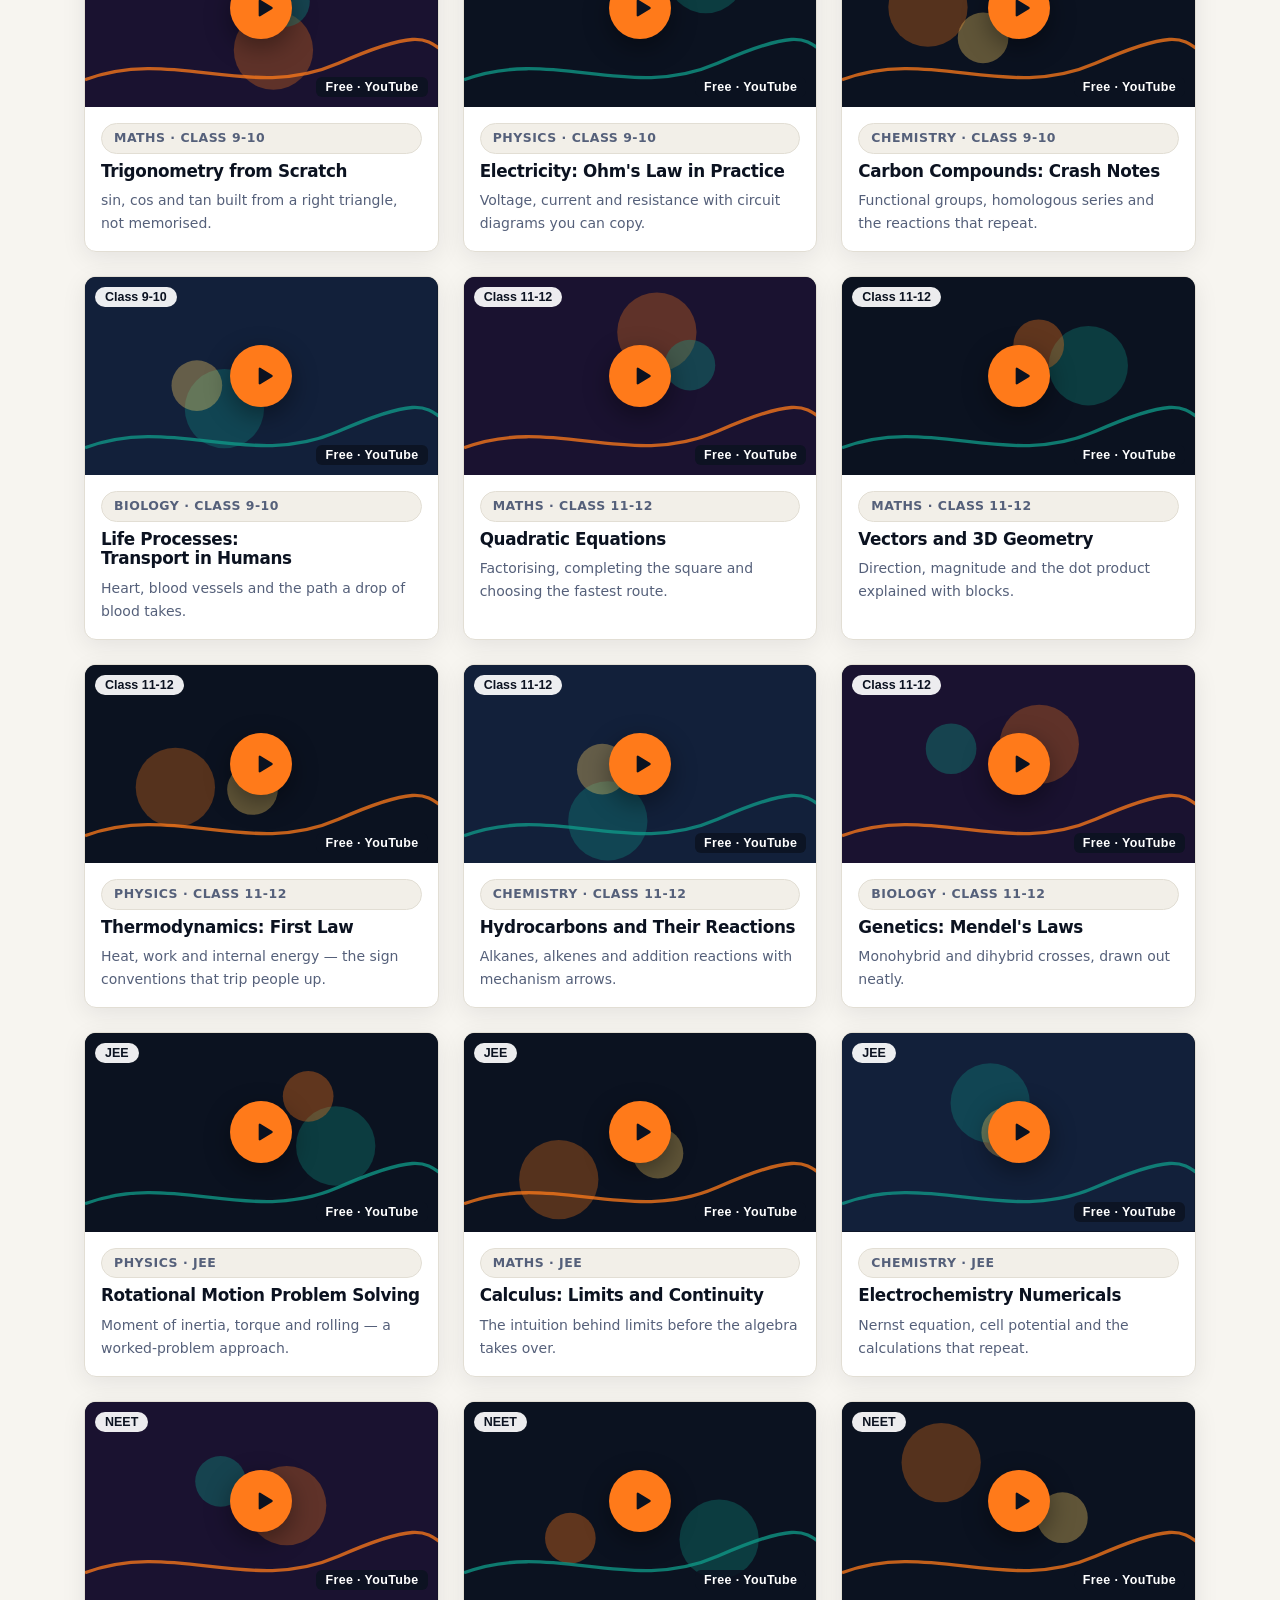
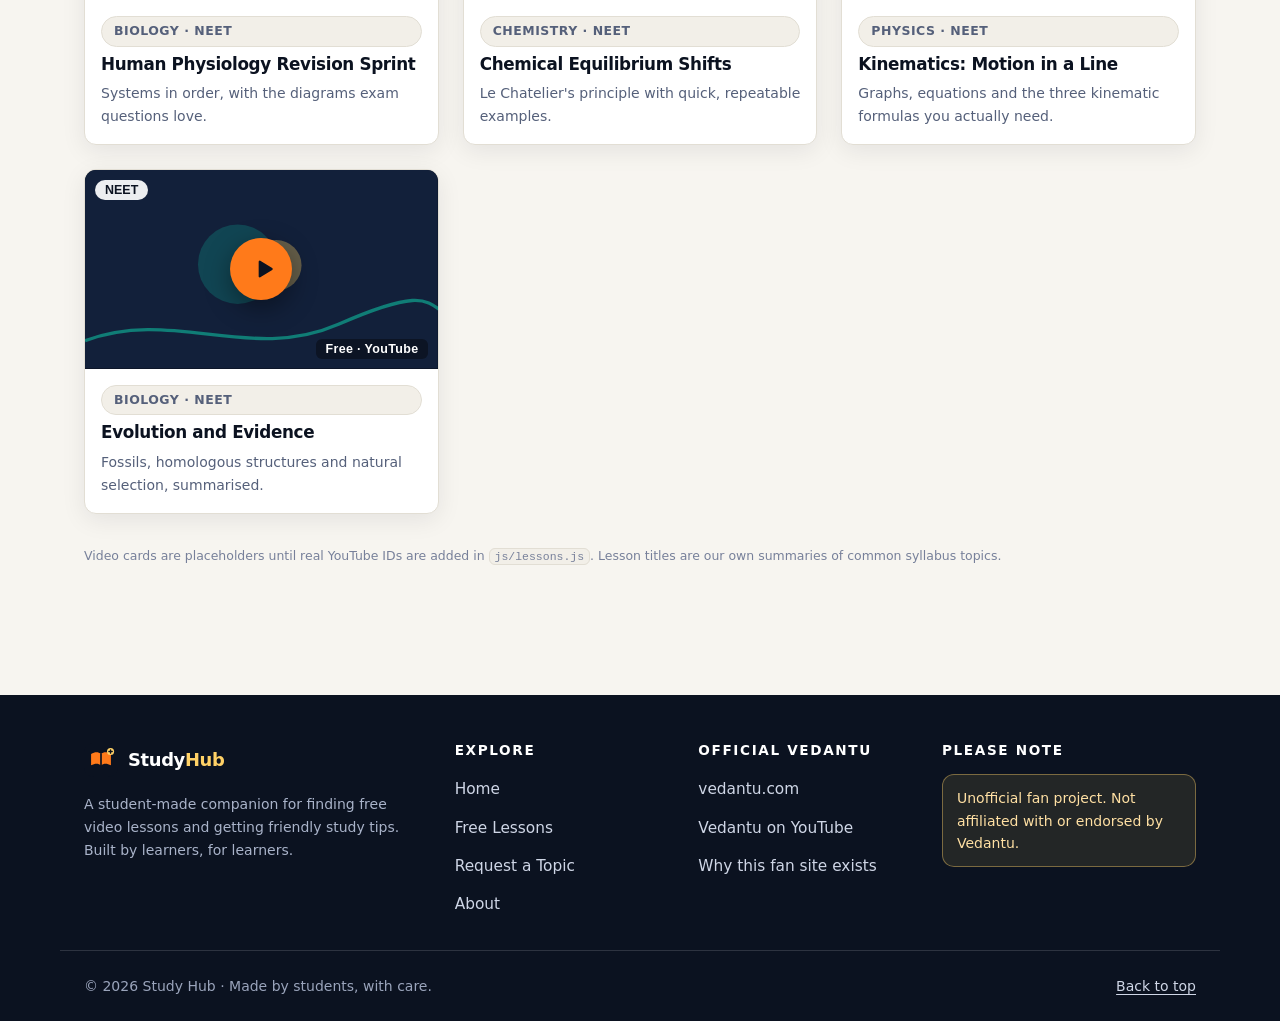
<file: lessons.html>
<!DOCTYPE html>
<html lang="en">
<head>
  <meta charset="utf-8">
  <meta name="viewport" content="width=device-width, initial-scale=1">
  <title>Free Lessons — Filter by Class &amp; Subject | Study Hub</title>
  <meta name="description" content="Search and filter free video lessons by class or exam (6-8, 9-10, 11-12, JEE, NEET) and subject: Maths, Physics, Chemistry and Biology.">
  <link rel="canonical" href="https://study-hub-fan.netlify.app/lessons.html">
  <meta name="robots" content="index, follow">
  <meta name="theme-color" content="#0b1220">
  <meta property="og:type" content="website">
  <meta property="og:site_name" content="Study Hub">
  <meta property="og:title" content="Free Lessons — Filter by Class &amp; Subject">
  <meta property="og:description" content="Search and filter free video lessons by class or exam and subject, with no sign-up needed.">
  <meta property="og:url" content="https://study-hub-fan.netlify.app/lessons.html">
  <meta property="og:image" content="https://study-hub-fan.netlify.app/assets/og-cover.png">
  <meta name="twitter:card" content="summary_large_image">
  <meta name="twitter:title" content="Free Lessons — Filter by Class &amp; Subject">
  <meta name="twitter:description" content="Search and filter free video lessons by class or exam and subject, with no sign-up needed.">
  <meta name="twitter:image" content="https://study-hub-fan.netlify.app/assets/og-cover.png">
  <link rel="icon" href="assets/favicon.svg" type="image/svg+xml">
  <meta http-equiv="Content-Security-Policy" content="default-src 'self'; base-uri 'self'; object-src 'none'; script-src 'self' 'sha256-AM3TkZODhdoY5UkYtOMu9Z4LEBFoXt8ExGDLhuETOuA='; style-src 'self' 'unsafe-inline' https://fonts.googleapis.com; font-src https://fonts.gstatic.com; img-src 'self' data:; frame-src https://www.youtube-nocookie.com https://www.youtube.com; connect-src 'self' https:; form-action 'self'">
  <script>try{var t=localStorage.getItem('studyhub:theme');if(t==='dark'||t==='light'){document.documentElement.setAttribute('data-theme',t);}document.documentElement.classList.add('js');}catch(e){}</script>
  <link rel="preconnect" href="https://fonts.googleapis.com">
  <link rel="preconnect" href="https://fonts.gstatic.com" crossorigin>
  <link rel="stylesheet" href="https://fonts.googleapis.com/css2?family=Inter:wght@400;500;600;700&amp;family=Noto+Sans+Devanagari:wght@400;600&amp;family=Sora:wght@600;700;800&amp;display=swap">
  <link rel="stylesheet" href="css/styles.css">
</head>
<body>
  <a class="skip-link" href="#main">Skip to main content</a>

  <header class="site-header">
    <div class="container header__inner">
      <a class="brand" href="index.html">
        <img class="brand__mark" src="assets/logo.svg" width="34" height="34" alt="" aria-hidden="true">
        <span class="brand__name">Study<span>Hub</span></span>
        <span class="brand__tag">A Vedantu fan companion</span>
      </a>

      <nav class="nav" id="site-nav" aria-label="Primary">
        <ul class="nav__list">
          <li><a href="index.html">Home</a></li>
          <li><a href="lessons.html" aria-current="page">Free Lessons</a></li>
          <li><a href="request.html">Request a Topic</a></li>
          <li><a href="about.html">About</a></li>
          <li><a href="login.html">Log in</a></li>
        </ul>
        <a class="btn btn--primary btn--sm nav__cta" href="study-tips.html" target="_blank" rel="noopener noreferrer">Get Study Tips<span class="sr-only"> (opens in a new tab)</span></a>
      </nav>

      <div class="header__actions">
        <button class="icon-btn theme-toggle" id="theme-toggle" type="button" aria-label="Switch to dark theme">
          <svg class="icon-sun" viewBox="0 0 24 24" fill="none" stroke="currentColor" stroke-width="2" stroke-linecap="round" aria-hidden="true"><circle cx="12" cy="12" r="4"/><path d="M12 2v2M12 20v2M4.9 4.9l1.4 1.4M17.7 17.7l1.4 1.4M2 12h2M20 12h2M4.9 19.1l1.4-1.4M17.7 6.3l1.4-1.4"/></svg>
          <svg class="icon-moon" viewBox="0 0 24 24" fill="none" stroke="currentColor" stroke-width="2" stroke-linecap="round" stroke-linejoin="round" aria-hidden="true"><path d="M21 12.8A9 9 0 1 1 11.2 3a7 7 0 0 0 9.8 9.8Z"/></svg>
        </button>
        <button class="icon-btn nav-toggle" type="button" aria-expanded="false" aria-controls="site-nav">
          <svg viewBox="0 0 24 24" fill="none" stroke="currentColor" stroke-width="2.2" stroke-linecap="round" aria-hidden="true"><path d="M4 7h16M4 12h16M4 17h16"/></svg>
          <span class="sr-only nav-toggle__label">Open menu</span>
        </button>
      </div>
    </div>
  </header>

  <main id="main">
    <section class="section" data-lessons>
      <div class="container">
        <div class="section__head">
          <p class="section__eyebrow">Free lesson library</p>
          <h1>Find a lesson that fits your syllabus</h1>
          <p class="lead">
            Filter by class or exam and by subject, or just type what you are stuck on.
            Everything here is free to watch — no sign-up, no paywall.
          </p>
        </div>

        <noscript>
          <p class="note-card">The filters need JavaScript. You can still watch free lessons on the
            <a href="https://www.youtube.com/channel/UCX6Q2vmf5CBzamgCPePObXQ">official Vedantu YouTube channel</a>.</p>
        </noscript>

        <div class="search-field">
          <label class="sr-only" for="lesson-search">Search lessons</label>
          <svg viewBox="0 0 24 24" fill="none" stroke="currentColor" stroke-width="2.2" stroke-linecap="round" aria-hidden="true"><circle cx="11" cy="11" r="7"/><path d="m20 20-3.5-3.5"/></svg>
          <input class="input" id="lesson-search" data-search type="search" autocomplete="off" placeholder="Search topic, subject or class…">
        </div>

        <fieldset class="filter-group">
          <legend>Class or exam</legend>
          <div class="chips" data-chips="level"></div>
        </fieldset>

        <fieldset class="filter-group">
          <legend>Subject</legend>
          <div class="chips" data-chips="subject"></div>
        </fieldset>

        <div class="cluster" style="justify-content: space-between;">
          <p class="result-count" role="status" aria-live="polite" data-result-count></p>
          <button class="btn btn--ghost btn--sm" type="button" data-reset>Clear filters</button>
        </div>

        <div class="grid grid--3" data-lesson-grid></div>

        <div class="empty-state" data-empty hidden>
          <h2>No lessons match those filters</h2>
          <p class="muted">Try removing a filter, or search for something broader like &ldquo;motion&rdquo; or &ldquo;algebra&rdquo;.</p>
          <p><button class="btn btn--secondary" type="button" data-reset>Clear all filters</button></p>
        </div>

        <p class="form-footnote" style="margin-top: var(--sp-5);">
          Video cards are placeholders until real YouTube IDs are added in
          <code>js/lessons.js</code>. Lesson titles are our own summaries of common syllabus topics.
        </p>
      </div>
    </section>
  </main>

  <footer class="site-footer">
    <div class="container footer__grid">
      <div class="footer__brand">
        <span class="brand">
          <img class="brand__mark" src="assets/logo.svg" width="34" height="34" alt="" aria-hidden="true">
          <span class="brand__name">Study<span>Hub</span></span>
        </span>
        <p>A student-made companion for finding free video lessons and getting friendly study
          tips. Built by learners, for learners.</p>
      </div>

      <div>
        <h2 class="footer__title">Explore</h2>
        <ul class="footer__links">
          <li><a href="index.html">Home</a></li>
          <li><a href="lessons.html">Free Lessons</a></li>
          <li><a href="request.html">Request a Topic</a></li>
          <li><a href="about.html">About</a></li>
        </ul>
      </div>

      <div>
        <h2 class="footer__title">Official Vedantu</h2>
        <ul class="footer__links">
          <li><a href="https://www.vedantu.com/">vedantu.com</a></li>
          <li><a href="https://www.youtube.com/channel/UCX6Q2vmf5CBzamgCPePObXQ">Vedantu on YouTube</a></li>
          <li><a href="about.html">Why this fan site exists</a></li>
        </ul>
      </div>

      <div>
        <h2 class="footer__title">Please note</h2>
        <p class="disclaimer">Unofficial fan project. Not affiliated with or endorsed by Vedantu.</p>
      </div>
    </div>

    <div class="container footer__bottom">
      <p>&copy; <span data-year>2026</span> Study Hub · Made by students, with care.</p>
      <a href="#main">Back to top</a>
    </div>
  </footer>

  <script type="module" src="js/main.js"></script>
</body>
</html>
</file>
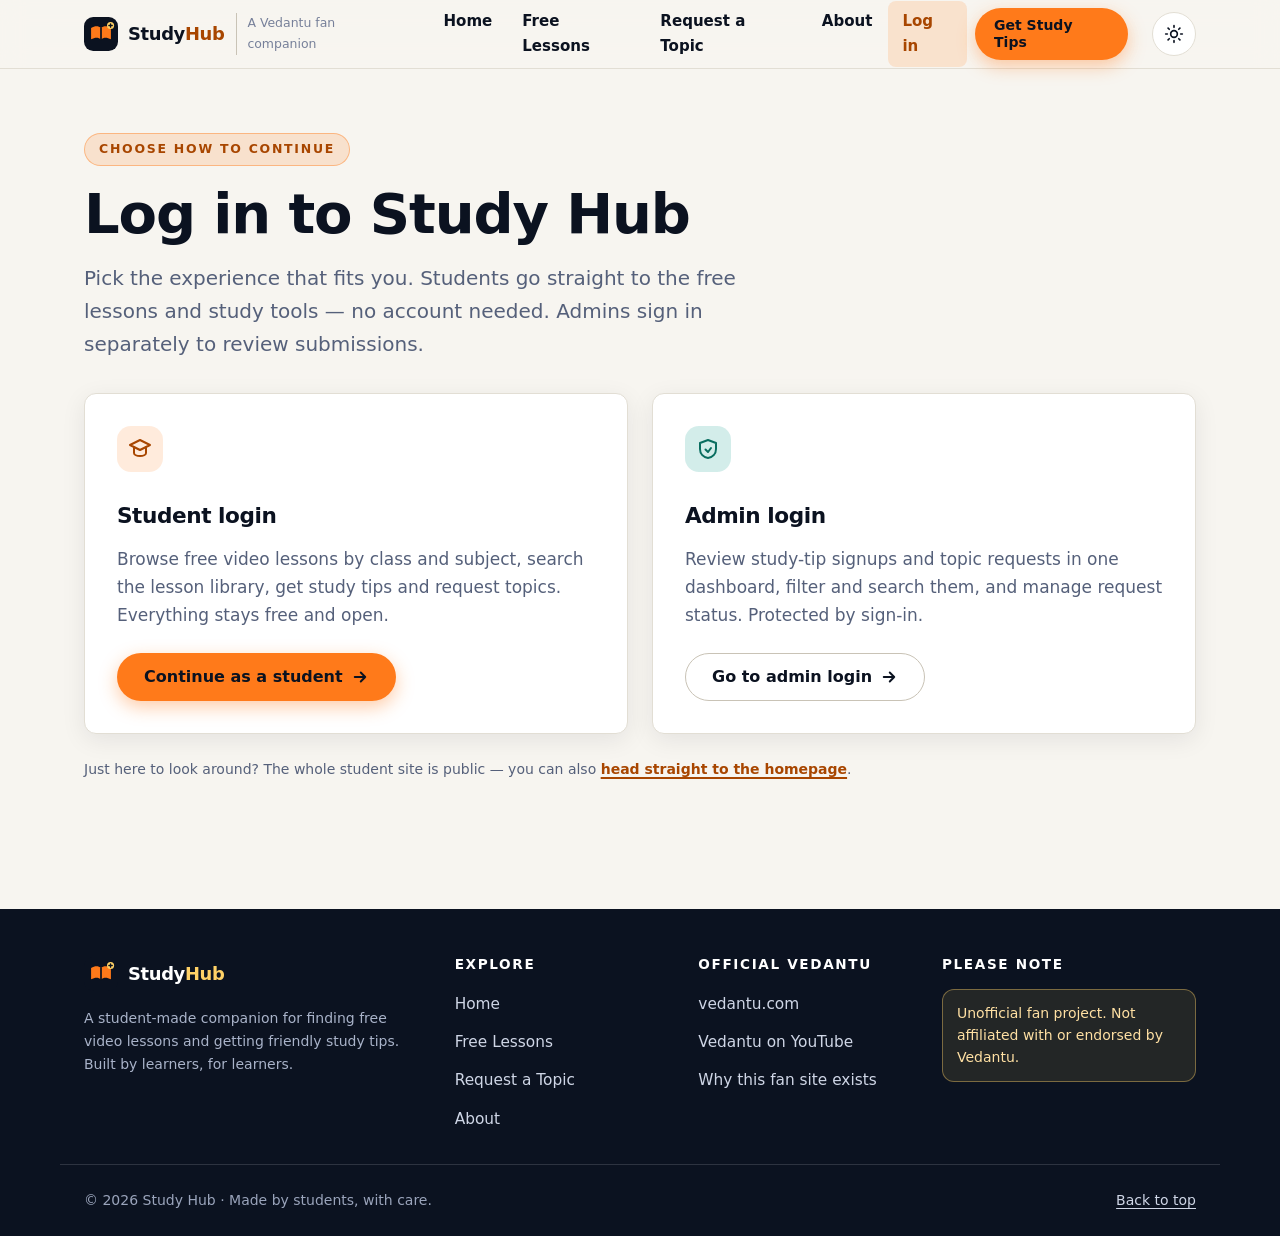
<file: login.html>
<!DOCTYPE html>
<html lang="en">
<head>
  <meta charset="utf-8">
  <meta name="viewport" content="width=device-width, initial-scale=1">
  <title>Log in — Student or Admin | Study Hub</title>
  <meta name="description" content="Choose how to continue on Study Hub: enter the free student experience, or sign in to the admin dashboard to review study-tip signups and topic requests.">
  <link rel="canonical" href="https://study-hub-fan.netlify.app/login.html">
  <meta name="robots" content="noindex, nofollow">
  <meta name="theme-color" content="#0b1220">
  <meta property="og:type" content="website">
  <meta property="og:site_name" content="Study Hub">
  <meta property="og:title" content="Log in — Student or Admin | Study Hub">
  <meta property="og:description" content="Choose the student experience or sign in to the admin dashboard.">
  <meta property="og:url" content="https://study-hub-fan.netlify.app/login.html">
  <meta property="og:image" content="https://study-hub-fan.netlify.app/assets/og-cover.png">
  <meta name="twitter:card" content="summary_large_image">
  <link rel="icon" href="assets/favicon.svg" type="image/svg+xml">
  <meta http-equiv="Content-Security-Policy" content="default-src 'self'; base-uri 'self'; object-src 'none'; script-src 'self' 'sha256-AM3TkZODhdoY5UkYtOMu9Z4LEBFoXt8ExGDLhuETOuA='; style-src 'self' 'unsafe-inline' https://fonts.googleapis.com; font-src https://fonts.gstatic.com; img-src 'self' data:; frame-src https://www.youtube-nocookie.com https://www.youtube.com; connect-src 'self' https:; form-action 'self'">
  <script>try{var t=localStorage.getItem('studyhub:theme');if(t==='dark'||t==='light'){document.documentElement.setAttribute('data-theme',t);}document.documentElement.classList.add('js');}catch(e){}</script>
  <link rel="preconnect" href="https://fonts.googleapis.com">
  <link rel="preconnect" href="https://fonts.gstatic.com" crossorigin>
  <link rel="stylesheet" href="https://fonts.googleapis.com/css2?family=Inter:wght@400;500;600;700&amp;family=Noto+Sans+Devanagari:wght@400;600&amp;family=Sora:wght@600;700;800&amp;display=swap">
  <link rel="stylesheet" href="css/styles.css">
</head>
<body>
  <a class="skip-link" href="#main">Skip to main content</a>

  <header class="site-header">
    <div class="container header__inner">
      <a class="brand" href="index.html">
        <img class="brand__mark" src="assets/logo.svg" width="34" height="34" alt="" aria-hidden="true">
        <span class="brand__name">Study<span>Hub</span></span>
        <span class="brand__tag">A Vedantu fan companion</span>
      </a>

      <nav class="nav" id="site-nav" aria-label="Primary">
        <ul class="nav__list">
          <li><a href="index.html">Home</a></li>
          <li><a href="lessons.html">Free Lessons</a></li>
          <li><a href="request.html">Request a Topic</a></li>
          <li><a href="about.html">About</a></li>
          <li><a href="login.html" aria-current="page">Log in</a></li>
        </ul>
        <a class="btn btn--primary btn--sm nav__cta" href="study-tips.html" target="_blank" rel="noopener noreferrer">Get Study Tips<span class="sr-only"> (opens in a new tab)</span></a>
      </nav>

      <div class="header__actions">
        <button class="icon-btn theme-toggle" id="theme-toggle" type="button" aria-label="Switch to dark theme">
          <svg class="icon-sun" viewBox="0 0 24 24" fill="none" stroke="currentColor" stroke-width="2" stroke-linecap="round" aria-hidden="true"><circle cx="12" cy="12" r="4"/><path d="M12 2v2M12 20v2M4.9 4.9l1.4 1.4M17.7 17.7l1.4 1.4M2 12h2M20 12h2M4.9 19.1l1.4-1.4M17.7 6.3l1.4-1.4"/></svg>
          <svg class="icon-moon" viewBox="0 0 24 24" fill="none" stroke="currentColor" stroke-width="2" stroke-linecap="round" stroke-linejoin="round" aria-hidden="true"><path d="M21 12.8A9 9 0 1 1 11.2 3a7 7 0 0 0 9.8 9.8Z"/></svg>
        </button>
        <button class="icon-btn nav-toggle" type="button" aria-expanded="false" aria-controls="site-nav">
          <svg viewBox="0 0 24 24" fill="none" stroke="currentColor" stroke-width="2.2" stroke-linecap="round" aria-hidden="true"><path d="M4 7h16M4 12h16M4 17h16"/></svg>
          <span class="sr-only nav-toggle__label">Open menu</span>
        </button>
      </div>
    </div>
  </header>

  <main id="main">
    <section class="section">
      <div class="container">
        <div class="section__head reveal">
          <p class="section__eyebrow">Choose how to continue</p>
          <h1>Log in to Study Hub</h1>
          <p class="lead">
            Pick the experience that fits you. Students go straight to the free lessons and
            study tools — no account needed. Admins sign in separately to review submissions.
          </p>
        </div>

        <div class="grid grid--2 role-grid">
          <article class="role-card reveal">
            <span class="card__icon">
              <svg viewBox="0 0 24 24" fill="none" stroke="currentColor" stroke-width="2" stroke-linecap="round" stroke-linejoin="round" aria-hidden="true"><path d="M12 3 2 8l10 5 10-5-10-5Z"/><path d="M6 10.5V16c0 1.7 2.7 3 6 3s6-1.3 6-3v-5.5"/></svg>
            </span>
            <h2>Student login</h2>
            <p>
              Browse free video lessons by class and subject, search the lesson library, get
              study tips and request topics. Everything stays free and open.
            </p>
            <a class="btn btn--primary" href="index.html">
              Continue as a student
              <svg width="18" height="18" viewBox="0 0 24 24" fill="none" stroke="currentColor" stroke-width="2.6" stroke-linecap="round" stroke-linejoin="round" aria-hidden="true"><path d="M5 12h14M13 6l6 6-6 6"/></svg>
            </a>
          </article>

          <article class="role-card reveal">
            <span class="card__icon card__icon--teal">
              <svg viewBox="0 0 24 24" fill="none" stroke="currentColor" stroke-width="2" stroke-linecap="round" stroke-linejoin="round" aria-hidden="true"><path d="M12 3 4 6v6c0 5 3.4 8.3 8 9 4.6-.7 8-4 8-9V6l-8-3Z"/><path d="M9.5 12.5 12 15l3-4"/></svg>
            </span>
            <h2>Admin login</h2>
            <p>
              Review study-tip signups and topic requests in one dashboard, filter and search
              them, and manage request status. Protected by sign-in.
            </p>
            <a class="btn btn--secondary" href="admin-login.html">
              Go to admin login
              <svg width="18" height="18" viewBox="0 0 24 24" fill="none" stroke="currentColor" stroke-width="2.6" stroke-linecap="round" stroke-linejoin="round" aria-hidden="true"><path d="M5 12h14M13 6l6 6-6 6"/></svg>
            </a>
          </article>
        </div>

        <p class="muted small reveal" style="margin-top: var(--sp-4);">
          Just here to look around? The whole student site is public — you can also
          <a class="text-link" href="index.html">head straight to the homepage</a>.
        </p>
      </div>
    </section>
  </main>

  <footer class="site-footer">
    <div class="container footer__grid">
      <div class="footer__brand">
        <span class="brand">
          <img class="brand__mark" src="assets/logo.svg" width="34" height="34" alt="" aria-hidden="true">
          <span class="brand__name">Study<span>Hub</span></span>
        </span>
        <p>A student-made companion for finding free video lessons and getting friendly study
          tips. Built by learners, for learners.</p>
      </div>

      <div>
        <h2 class="footer__title">Explore</h2>
        <ul class="footer__links">
          <li><a href="index.html">Home</a></li>
          <li><a href="lessons.html">Free Lessons</a></li>
          <li><a href="request.html">Request a Topic</a></li>
          <li><a href="about.html">About</a></li>
        </ul>
      </div>

      <div>
        <h2 class="footer__title">Official Vedantu</h2>
        <ul class="footer__links">
          <li><a href="https://www.vedantu.com/">vedantu.com</a></li>
          <li><a href="https://www.youtube.com/channel/UCX6Q2vmf5CBzamgCPePObXQ">Vedantu on YouTube</a></li>
          <li><a href="about.html">Why this fan site exists</a></li>
        </ul>
      </div>

      <div>
        <h2 class="footer__title">Please note</h2>
        <p class="disclaimer">Unofficial fan project. Not affiliated with or endorsed by Vedantu.</p>
      </div>
    </div>

    <div class="container footer__bottom">
      <p>&copy; <span data-year>2026</span> Study Hub · Made by students, with care.</p>
      <a href="#main">Back to top</a>
    </div>
  </footer>

  <script type="module" src="js/main.js"></script>
</body>
</html>
</file>
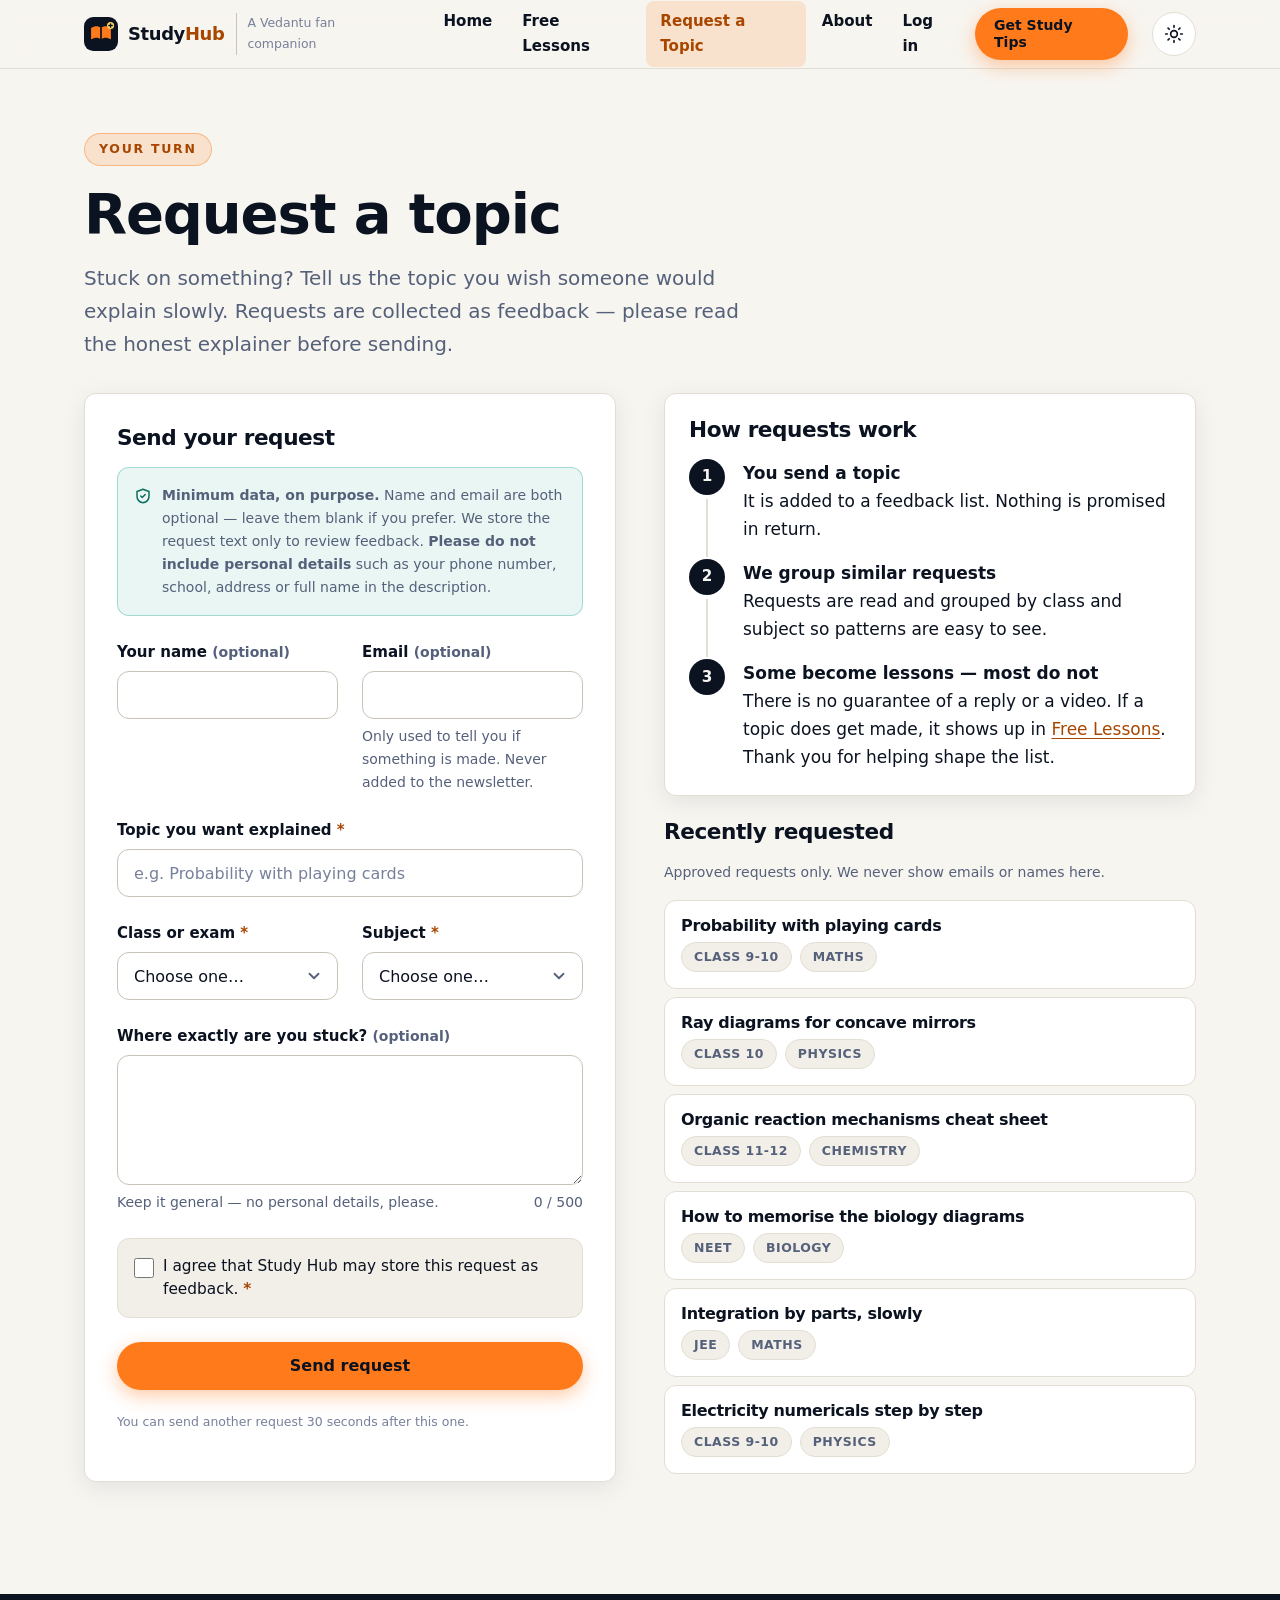
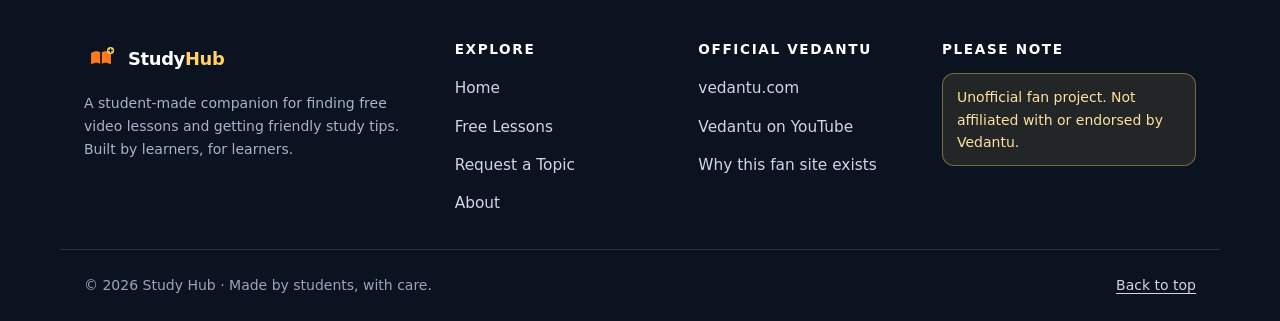
<file: request.html>
<!DOCTYPE html>
<html lang="en">
<head>
  <meta charset="utf-8">
  <meta name="viewport" content="width=device-width, initial-scale=1">
  <title>Request a Topic — Tell Us What to Explain | Study Hub</title>
  <meta name="description" content="Send a topic you would like explained in a free lesson, and see what other students recently asked for. No account needed.">
  <link rel="canonical" href="https://study-hub-fan.netlify.app/request.html">
  <meta name="robots" content="index, follow">
  <meta name="theme-color" content="#0b1220">
  <meta property="og:type" content="website">
  <meta property="og:site_name" content="Study Hub">
  <meta property="og:title" content="Request a Topic — Tell Us What to Explain">
  <meta property="og:description" content="Send a topic you would like explained in a free lesson, and see what other students recently asked for.">
  <meta property="og:url" content="https://study-hub-fan.netlify.app/request.html">
  <meta property="og:image" content="https://study-hub-fan.netlify.app/assets/og-cover.png">
  <meta name="twitter:card" content="summary_large_image">
  <meta name="twitter:title" content="Request a Topic — Tell Us What to Explain">
  <meta name="twitter:description" content="Send a topic you would like explained in a free lesson, and see what other students recently asked for.">
  <meta name="twitter:image" content="https://study-hub-fan.netlify.app/assets/og-cover.png">
  <link rel="icon" href="assets/favicon.svg" type="image/svg+xml">
  <meta http-equiv="Content-Security-Policy" content="default-src 'self'; base-uri 'self'; object-src 'none'; script-src 'self' 'sha256-AM3TkZODhdoY5UkYtOMu9Z4LEBFoXt8ExGDLhuETOuA='; style-src 'self' 'unsafe-inline' https://fonts.googleapis.com; font-src https://fonts.gstatic.com; img-src 'self' data:; frame-src https://www.youtube-nocookie.com https://www.youtube.com; connect-src 'self' https:; form-action 'self'">
  <script>try{var t=localStorage.getItem('studyhub:theme');if(t==='dark'||t==='light'){document.documentElement.setAttribute('data-theme',t);}document.documentElement.classList.add('js');}catch(e){}</script>
  <link rel="preconnect" href="https://fonts.googleapis.com">
  <link rel="preconnect" href="https://fonts.gstatic.com" crossorigin>
  <link rel="stylesheet" href="https://fonts.googleapis.com/css2?family=Inter:wght@400;500;600;700&amp;family=Noto+Sans+Devanagari:wght@400;600&amp;family=Sora:wght@600;700;800&amp;display=swap">
  <link rel="stylesheet" href="css/styles.css">
</head>
<body>
  <a class="skip-link" href="#main">Skip to main content</a>

  <header class="site-header">
    <div class="container header__inner">
      <a class="brand" href="index.html">
        <img class="brand__mark" src="assets/logo.svg" width="34" height="34" alt="" aria-hidden="true">
        <span class="brand__name">Study<span>Hub</span></span>
        <span class="brand__tag">A Vedantu fan companion</span>
      </a>

      <nav class="nav" id="site-nav" aria-label="Primary">
        <ul class="nav__list">
          <li><a href="index.html">Home</a></li>
          <li><a href="lessons.html">Free Lessons</a></li>
          <li><a href="request.html" aria-current="page">Request a Topic</a></li>
          <li><a href="about.html">About</a></li>
          <li><a href="login.html">Log in</a></li>
        </ul>
        <a class="btn btn--primary btn--sm nav__cta" href="study-tips.html" target="_blank" rel="noopener noreferrer">Get Study Tips<span class="sr-only"> (opens in a new tab)</span></a>
      </nav>

      <div class="header__actions">
        <button class="icon-btn theme-toggle" id="theme-toggle" type="button" aria-label="Switch to dark theme">
          <svg class="icon-sun" viewBox="0 0 24 24" fill="none" stroke="currentColor" stroke-width="2" stroke-linecap="round" aria-hidden="true"><circle cx="12" cy="12" r="4"/><path d="M12 2v2M12 20v2M4.9 4.9l1.4 1.4M17.7 17.7l1.4 1.4M2 12h2M20 12h2M4.9 19.1l1.4-1.4M17.7 6.3l1.4-1.4"/></svg>
          <svg class="icon-moon" viewBox="0 0 24 24" fill="none" stroke="currentColor" stroke-width="2" stroke-linecap="round" stroke-linejoin="round" aria-hidden="true"><path d="M21 12.8A9 9 0 1 1 11.2 3a7 7 0 0 0 9.8 9.8Z"/></svg>
        </button>
        <button class="icon-btn nav-toggle" type="button" aria-expanded="false" aria-controls="site-nav">
          <svg viewBox="0 0 24 24" fill="none" stroke="currentColor" stroke-width="2.2" stroke-linecap="round" aria-hidden="true"><path d="M4 7h16M4 12h16M4 17h16"/></svg>
          <span class="sr-only nav-toggle__label">Open menu</span>
        </button>
      </div>
    </div>
  </header>

  <main id="main">
    <section class="section">
      <div class="container">
        <div class="section__head">
          <p class="section__eyebrow">Your turn</p>
          <h1>Request a topic</h1>
          <p class="lead">
            Stuck on something? Tell us the topic you wish someone would explain slowly.
            Requests are collected as feedback — please read the honest explainer before sending.
          </p>
        </div>

        <div class="grid grid--2" style="align-items: start; gap: var(--sp-6);">

          <!-- ======================= FORM B ======================= -->
          <form class="form-card reveal" data-form="topic" aria-labelledby="request-form-title">
            <h2 id="request-form-title" style="font-size: var(--fs-h3); margin-top: 0;">Send your request</h2>

            <p class="privacy-note">
              <svg viewBox="0 0 24 24" fill="none" stroke="currentColor" stroke-width="2" stroke-linecap="round" stroke-linejoin="round" aria-hidden="true"><path d="M12 3 4 6v6c0 5 3.4 8.3 8 9 4.6-.7 8-4 8-9V6l-8-3Z"/><path d="m9 12 2 2 4-4"/></svg>
              <span><strong>Minimum data, on purpose.</strong> Name and email are both optional —
              leave them blank if you prefer. We store the request text only to review feedback.
              <strong>Please do not include personal details</strong> such as your phone number,
              school, address or full name in the description.</span>
            </p>

            <div class="form-grid form-grid--2">
              <div class="field">
                <label class="field__label" for="req-name">Your name <span class="muted small">(optional)</span></label>
                <input class="input" id="req-name" name="name" type="text" autocomplete="given-name" maxlength="60" aria-describedby="req-name-err">
                <p class="field__error" id="req-name-err" data-error-for="name" hidden></p>
              </div>

              <div class="field">
                <label class="field__label" for="req-email">Email <span class="muted small">(optional)</span></label>
                <input class="input" id="req-email" name="email" type="email" autocomplete="email" aria-describedby="req-email-hint req-email-err">
                <p class="field__hint" id="req-email-hint">Only used to tell you if something is made. Never added to the newsletter.</p>
                <p class="field__error" id="req-email-err" data-error-for="email" hidden></p>
              </div>

              <div class="field field--full">
                <label class="field__label" for="req-title">Topic you want explained <span class="req" aria-hidden="true">*</span><span class="sr-only"> (required)</span></label>
                <input class="input" id="req-title" name="title" type="text" maxlength="140" required placeholder="e.g. Probability with playing cards" aria-describedby="req-title-err">
                <p class="field__error" id="req-title-err" data-error-for="title" hidden></p>
              </div>

              <div class="field">
                <label class="field__label" for="req-class">Class or exam <span class="req" aria-hidden="true">*</span></label>
                <select class="select" id="req-class" name="class_exam" required aria-describedby="req-class-err">
                  <option value="">Choose one…</option>
                  <option>Class 6-8</option>
                  <option>Class 9-10</option>
                  <option>Class 11-12</option>
                  <option>JEE</option>
                  <option>NEET</option>
                  <option>Olympiads</option>
                </select>
                <p class="field__error" id="req-class-err" data-error-for="class_exam" hidden></p>
              </div>

              <div class="field">
                <label class="field__label" for="req-subject">Subject <span class="req" aria-hidden="true">*</span></label>
                <select class="select" id="req-subject" name="subject" required aria-describedby="req-subject-err">
                  <option value="">Choose one…</option>
                  <option>Maths</option>
                  <option>Physics</option>
                  <option>Chemistry</option>
                  <option>Biology</option>
                </select>
                <p class="field__error" id="req-subject-err" data-error-for="subject" hidden></p>
              </div>

              <div class="field field--full">
                <label class="field__label" for="req-desc">Where exactly are you stuck? <span class="muted small">(optional)</span></label>
                <textarea class="textarea" id="req-desc" name="description" maxlength="500" data-counter-target aria-describedby="req-desc-hint req-desc-count req-desc-err"></textarea>
                <div style="display: flex; justify-content: space-between; gap: 12px; align-items: baseline;">
                  <p class="field__hint" id="req-desc-hint">Keep it general — no personal details, please.</p>
                  <span class="counter" id="req-desc-count" data-counter aria-hidden="true">0 / 500</span>
                </div>
                <span class="sr-only" role="status" data-counter-status></span>
                <p class="field__error" id="req-desc-err" data-error-for="description" hidden></p>
              </div>

              <div class="check-stack field--full">
                <label class="option">
                  <input type="checkbox" name="consent" aria-describedby="req-consent-err">
                  <span>I agree that Study Hub may store this request as feedback. <span class="req" aria-hidden="true">*</span></span>
                </label>
                <p class="field__error" id="req-consent-err" data-error-for="consent" hidden></p>
              </div>

              <div class="hp" aria-hidden="true">
                <label for="req-company">Company</label>
                <input id="req-company" name="company" type="text" tabindex="-1" autocomplete="off">
              </div>

              <div class="field field--full">
                <button class="btn btn--primary btn--block" type="submit">
                  <span data-btn-text>Send request</span>
                </button>
                <p class="form-footnote">You can send another request 30 seconds after this one.</p>
              </div>
            </div>

            <p class="form-status" role="status" aria-live="polite" data-form-status tabindex="-1"></p>
          </form>

          <!-- ======================= SIDEBAR ======================= -->
          <div>
            <div class="card reveal" style="margin-bottom: var(--sp-4);">
              <h2 style="font-size: var(--fs-h3);">How requests work</h2>
              <ol class="steps">
                <li>
                  <strong>You send a topic</strong>
                  It is added to a feedback list. Nothing is promised in return.
                </li>
                <li>
                  <strong>We group similar requests</strong>
                  Requests are read and grouped by class and subject so patterns are easy to see.
                </li>
                <li>
                  <strong>Some become lessons — most do not</strong>
                  There is no guarantee of a reply or a video. If a topic does get made, it shows up
                  in <a href="lessons.html">Free Lessons</a>. Thank you for helping shape the list.
                </li>
              </ol>
            </div>

            <div class="reveal">
              <h2 style="font-size: var(--fs-h3);">Recently requested</h2>
              <p class="muted small">Approved requests only. We never show emails or names here.</p>
              <ul class="request-list" data-recent aria-live="polite"></ul>
              <p class="muted small" data-recent-note>Loading the latest requests…</p>
              <noscript><p class="muted small">Enable JavaScript to see recently requested topics.</p></noscript>
            </div>
          </div>
        </div>
      </div>
    </section>
  </main>

  <footer class="site-footer">
    <div class="container footer__grid">
      <div class="footer__brand">
        <span class="brand">
          <img class="brand__mark" src="assets/logo.svg" width="34" height="34" alt="" aria-hidden="true">
          <span class="brand__name">Study<span>Hub</span></span>
        </span>
        <p>A student-made companion for finding free video lessons and getting friendly study
          tips. Built by learners, for learners.</p>
      </div>

      <div>
        <h2 class="footer__title">Explore</h2>
        <ul class="footer__links">
          <li><a href="index.html">Home</a></li>
          <li><a href="lessons.html">Free Lessons</a></li>
          <li><a href="request.html">Request a Topic</a></li>
          <li><a href="about.html">About</a></li>
        </ul>
      </div>

      <div>
        <h2 class="footer__title">Official Vedantu</h2>
        <ul class="footer__links">
          <li><a href="https://www.vedantu.com/">vedantu.com</a></li>
          <li><a href="https://www.youtube.com/channel/UCX6Q2vmf5CBzamgCPePObXQ">Vedantu on YouTube</a></li>
          <li><a href="about.html">Why this fan site exists</a></li>
        </ul>
      </div>

      <div>
        <h2 class="footer__title">Please note</h2>
        <p class="disclaimer">Unofficial fan project. Not affiliated with or endorsed by Vedantu.</p>
      </div>
    </div>

    <div class="container footer__bottom">
      <p>&copy; <span data-year>2026</span> Study Hub · Made by students, with care.</p>
      <a href="#main">Back to top</a>
    </div>
  </footer>

  <script type="module" src="js/main.js"></script>
</body>
</html>
</file>
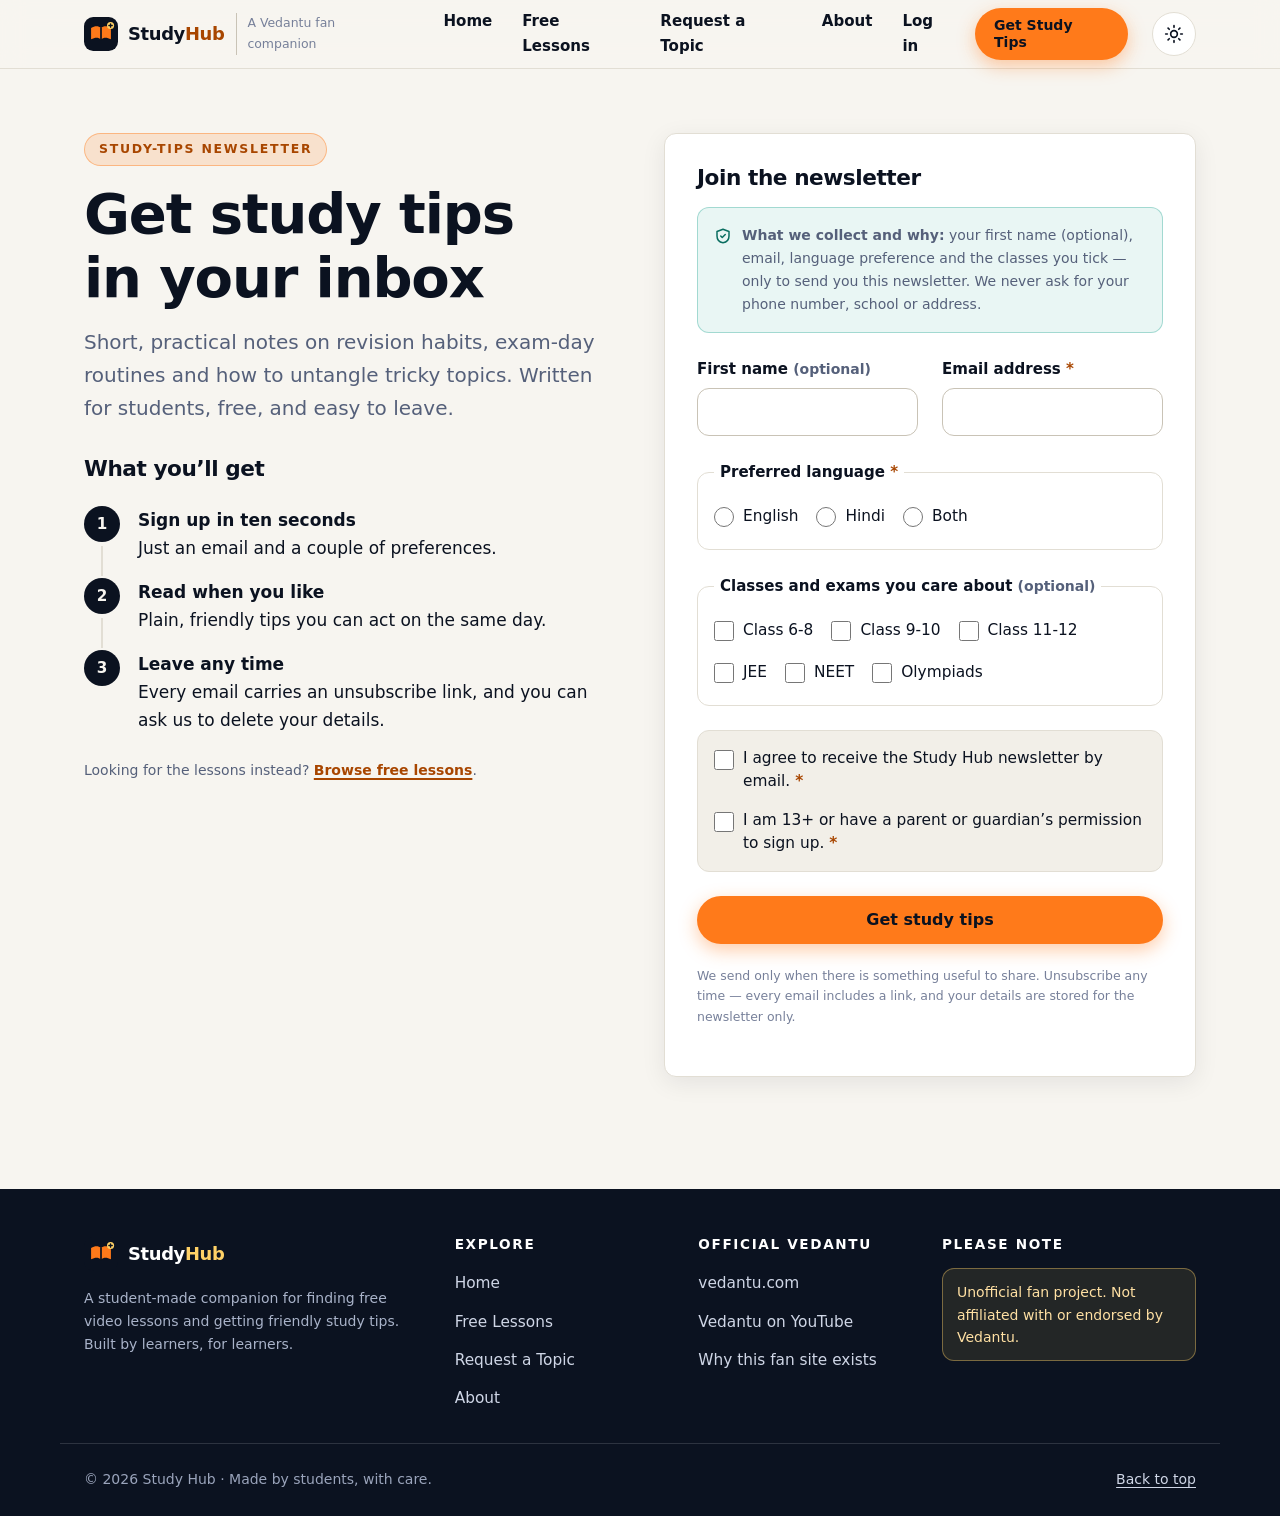
<file: study-tips.html>
<!DOCTYPE html>
<html lang="en">
<head>
  <meta charset="utf-8">
  <meta name="viewport" content="width=device-width, initial-scale=1">
  <title>Study Tips Newsletter — Sign Up in Seconds | Study Hub</title>
  <meta name="description" content="Get free study tips by email from Study Hub: short, practical revision notes for school students and exam aspirants. Sign up in seconds, leave any time.">
  <link rel="canonical" href="https://study-hub-fan.netlify.app/study-tips.html">
  <meta name="robots" content="index, follow">
  <meta name="theme-color" content="#0b1220">
  <meta property="og:type" content="website">
  <meta property="og:site_name" content="Study Hub">
  <meta property="og:title" content="Study Tips Newsletter — Sign Up in Seconds">
  <meta property="og:description" content="Free, practical study tips by email for school students and exam aspirants. One sign-up, unsubscribe any time.">
  <meta property="og:url" content="https://study-hub-fan.netlify.app/study-tips.html">
  <meta property="og:image" content="https://study-hub-fan.netlify.app/assets/og-cover.png">
  <meta name="twitter:card" content="summary_large_image">
  <meta name="twitter:title" content="Study Tips Newsletter — Sign Up in Seconds">
  <meta name="twitter:description" content="Free, practical study tips by email for school students and exam aspirants. One sign-up, unsubscribe any time.">
  <meta name="twitter:image" content="https://study-hub-fan.netlify.app/assets/og-cover.png">
  <link rel="icon" href="assets/favicon.svg" type="image/svg+xml">
  <meta http-equiv="Content-Security-Policy" content="default-src 'self'; base-uri 'self'; object-src 'none'; script-src 'self' 'sha256-AM3TkZODhdoY5UkYtOMu9Z4LEBFoXt8ExGDLhuETOuA='; style-src 'self' 'unsafe-inline' https://fonts.googleapis.com; font-src https://fonts.gstatic.com; img-src 'self' data:; frame-src https://www.youtube-nocookie.com https://www.youtube.com; connect-src 'self' https:; form-action 'self'">
  <script>try{var t=localStorage.getItem('studyhub:theme');if(t==='dark'||t==='light'){document.documentElement.setAttribute('data-theme',t);}document.documentElement.classList.add('js');}catch(e){}</script>
  <link rel="preconnect" href="https://fonts.googleapis.com">
  <link rel="preconnect" href="https://fonts.gstatic.com" crossorigin>
  <link rel="stylesheet" href="https://fonts.googleapis.com/css2?family=Inter:wght@400;500;600;700&amp;family=Noto+Sans+Devanagari:wght@400;600&amp;family=Sora:wght@600;700;800&amp;display=swap">
  <link rel="stylesheet" href="css/styles.css">
</head>
<body>
  <a class="skip-link" href="#main">Skip to main content</a>

  <header class="site-header">
    <div class="container header__inner">
      <a class="brand" href="index.html">
        <img class="brand__mark" src="assets/logo.svg" width="34" height="34" alt="" aria-hidden="true">
        <span class="brand__name">Study<span>Hub</span></span>
        <span class="brand__tag">A Vedantu fan companion</span>
      </a>

      <nav class="nav" id="site-nav" aria-label="Primary">
        <ul class="nav__list">
          <li><a href="index.html">Home</a></li>
          <li><a href="lessons.html">Free Lessons</a></li>
          <li><a href="request.html">Request a Topic</a></li>
          <li><a href="about.html">About</a></li>
          <li><a href="login.html">Log in</a></li>
        </ul>
        <a class="btn btn--primary btn--sm nav__cta" href="#newsletter" aria-current="page">Get Study Tips</a>
      </nav>

      <div class="header__actions">
        <button class="icon-btn theme-toggle" id="theme-toggle" type="button" aria-label="Switch to dark theme">
          <svg class="icon-sun" viewBox="0 0 24 24" fill="none" stroke="currentColor" stroke-width="2" stroke-linecap="round" aria-hidden="true"><circle cx="12" cy="12" r="4"/><path d="M12 2v2M12 20v2M4.9 4.9l1.4 1.4M17.7 17.7l1.4 1.4M2 12h2M20 12h2M4.9 19.1l1.4-1.4M17.7 6.3l1.4-1.4"/></svg>
          <svg class="icon-moon" viewBox="0 0 24 24" fill="none" stroke="currentColor" stroke-width="2" stroke-linecap="round" stroke-linejoin="round" aria-hidden="true"><path d="M21 12.8A9 9 0 1 1 11.2 3a7 7 0 0 0 9.8 9.8Z"/></svg>
        </button>
        <button class="icon-btn nav-toggle" type="button" aria-expanded="false" aria-controls="site-nav">
          <svg viewBox="0 0 24 24" fill="none" stroke="currentColor" stroke-width="2.2" stroke-linecap="round" aria-hidden="true"><path d="M4 7h16M4 12h16M4 17h16"/></svg>
          <span class="sr-only nav-toggle__label">Open menu</span>
        </button>
      </div>
    </div>
  </header>

  <main id="main">
    <section class="section" id="newsletter">
      <div class="container">
        <div class="grid grid--2" style="align-items: start; gap: var(--sp-6);">
          <div class="reveal">
            <p class="section__eyebrow">Study-tips newsletter</p>
            <h1>Get study tips in your inbox</h1>
            <p class="lead">
              Short, practical notes on revision habits, exam-day routines and how to untangle
              tricky topics. Written for students, free, and easy to leave.
            </p>

            <h2 style="font-size: var(--fs-h3); margin-top: var(--sp-5);">What you&rsquo;ll get</h2>
            <ul class="steps" style="margin-top: var(--sp-4);">
              <li><strong>Sign up in ten seconds</strong>Just an email and a couple of preferences.</li>
              <li><strong>Read when you like</strong>Plain, friendly tips you can act on the same day.</li>
              <li><strong>Leave any time</strong>Every email carries an unsubscribe link, and you can ask us to delete your details.</li>
            </ul>

            <p class="muted small" style="margin-top: var(--sp-4);">
              Looking for the lessons instead? <a class="text-link" href="lessons.html">Browse free lessons</a>.
            </p>
          </div>

          <form class="form-card reveal" data-form="newsletter" aria-labelledby="newsletter-title">
            <h2 id="newsletter-title" style="font-size: var(--fs-h3); margin-top: 0;">Join the newsletter</h2>

            <p class="privacy-note">
              <svg viewBox="0 0 24 24" fill="none" stroke="currentColor" stroke-width="2" stroke-linecap="round" stroke-linejoin="round" aria-hidden="true"><path d="M12 3 4 6v6c0 5 3.4 8.3 8 9 4.6-.7 8-4 8-9V6l-8-3Z"/><path d="m9 12 2 2 4-4"/></svg>
              <span><strong>What we collect and why:</strong> your first name (optional), email,
              language preference and the classes you tick — only to send you this newsletter.
              We never ask for your phone number, school or address.</span>
            </p>

            <div class="form-grid form-grid--2">
              <div class="field">
                <label class="field__label" for="nl-name">First name <span class="muted small">(optional)</span></label>
                <input class="input" id="nl-name" name="first_name" type="text" autocomplete="given-name" maxlength="60" aria-describedby="nl-name-err">
                <p class="field__error" id="nl-name-err" data-error-for="first_name" hidden></p>
              </div>

              <div class="field">
                <label class="field__label" for="nl-email">Email address <span class="req" aria-hidden="true">*</span><span class="sr-only"> (required)</span></label>
                <input class="input" id="nl-email" name="email" type="email" autocomplete="email" required aria-describedby="nl-email-err">
                <p class="field__error" id="nl-email-err" data-error-for="email" hidden></p>
              </div>

              <fieldset class="options field--full">
                <legend>Preferred language <span class="req" aria-hidden="true">*</span></legend>
                <div class="option-list">
                  <label class="option"><input type="radio" name="language" value="english" aria-describedby="nl-language-err"> English</label>
                  <label class="option"><input type="radio" name="language" value="hindi" aria-describedby="nl-language-err"> Hindi</label>
                  <label class="option"><input type="radio" name="language" value="both" aria-describedby="nl-language-err"> Both</label>
                </div>
                <p class="field__error" id="nl-language-err" data-error-for="language" hidden></p>
              </fieldset>

              <fieldset class="options field--full">
                <legend>Classes and exams you care about <span class="muted small">(optional)</span></legend>
                <div class="option-list">
                  <label class="option"><input type="checkbox" name="interests" value="6-8"> Class 6-8</label>
                  <label class="option"><input type="checkbox" name="interests" value="9-10"> Class 9-10</label>
                  <label class="option"><input type="checkbox" name="interests" value="11-12"> Class 11-12</label>
                  <label class="option"><input type="checkbox" name="interests" value="JEE"> JEE</label>
                  <label class="option"><input type="checkbox" name="interests" value="NEET"> NEET</label>
                  <label class="option"><input type="checkbox" name="interests" value="Olympiads"> Olympiads</label>
                </div>
              </fieldset>

              <div class="check-stack field--full">
                <label class="option">
                  <input type="checkbox" name="consent" aria-describedby="nl-consent-err">
                  <span>I agree to receive the Study Hub newsletter by email. <span class="req" aria-hidden="true">*</span></span>
                </label>
                <p class="field__error" id="nl-consent-err" data-error-for="consent" hidden></p>

                <label class="option">
                  <input type="checkbox" name="age_ok" aria-describedby="nl-age-err">
                  <span>I am 13+ or have a parent or guardian&rsquo;s permission to sign up. <span class="req" aria-hidden="true">*</span></span>
                </label>
                <p class="field__error" id="nl-age-err" data-error-for="age_ok" hidden></p>
              </div>

              <div class="hp" aria-hidden="true">
                <label for="nl-company">Company</label>
                <input id="nl-company" name="company" type="text" tabindex="-1" autocomplete="off">
              </div>

              <div class="field field--full">
                <button class="btn btn--primary btn--block" type="submit">
                  <span data-btn-text>Get study tips</span>
                </button>
                <p class="form-footnote">
                  We send only when there is something useful to share. Unsubscribe any time —
                  every email includes a link, and your details are stored for the newsletter only.
                </p>
              </div>
            </div>

            <p class="form-status" role="status" aria-live="polite" data-form-status tabindex="-1"></p>
          </form>
        </div>
      </div>
    </section>
  </main>

  <footer class="site-footer">
    <div class="container footer__grid">
      <div class="footer__brand">
        <span class="brand">
          <img class="brand__mark" src="assets/logo.svg" width="34" height="34" alt="" aria-hidden="true">
          <span class="brand__name">Study<span>Hub</span></span>
        </span>
        <p>A student-made companion for finding free video lessons and getting friendly study
          tips. Built by learners, for learners.</p>
      </div>

      <div>
        <h2 class="footer__title">Explore</h2>
        <ul class="footer__links">
          <li><a href="index.html">Home</a></li>
          <li><a href="lessons.html">Free Lessons</a></li>
          <li><a href="request.html">Request a Topic</a></li>
          <li><a href="about.html">About</a></li>
        </ul>
      </div>

      <div>
        <h2 class="footer__title">Official Vedantu</h2>
        <ul class="footer__links">
          <li><a href="https://www.vedantu.com/">vedantu.com</a></li>
          <li><a href="https://www.youtube.com/channel/UCX6Q2vmf5CBzamgCPePObXQ">Vedantu on YouTube</a></li>
          <li><a href="about.html">Why this fan site exists</a></li>
        </ul>
      </div>

      <div>
        <h2 class="footer__title">Please note</h2>
        <p class="disclaimer">Unofficial fan project. Not affiliated with or endorsed by Vedantu.</p>
      </div>
    </div>

    <div class="container footer__bottom">
      <p>&copy; <span data-year>2026</span> Study Hub · Made by students, with care.</p>
      <a href="#main">Back to top</a>
    </div>
  </footer>

  <script type="module" src="js/main.js"></script>
</body>
</html>
</file>
<file: css/styles.css>
/* =========================================================================
   Study Hub — design system
   Tokens → base → layout → components → pages → responsive → motion
   ========================================================================= */

/* ------------------------------------------------------------------ 1. TOKENS */
:root {
  color-scheme: light;

  /* brand */
  --navy: #0b1220;
  --surface: #f7f5f0;
  --orange: #ff7a1a;
  --teal: #0f9d8a;
  --yellow: #ffd166;

  /* semantic (light) */
  --bg: #f7f5f0;
  --bg-alt: #ffffff;
  --card: #ffffff;
  --card-2: #f2efe8;
  --text: #0b1220;
  --text-muted: #55607a;
  --text-faint: #77809a;
  --border: #e2ded4;
  --border-strong: #c9c3b6;
  --accent-ink: #a84600;
  --teal-ink: #0a6e60;
  --focus: #0b1220;
  --on-accent: #0b1220;
  --shadow: 0 6px 24px rgba(11, 18, 32, 0.08);
  --shadow-lg: 0 16px 40px rgba(11, 18, 32, 0.14);
  --header-bg: rgba(247, 245, 240, 0.88);
  --scrim: rgba(11, 18, 32, 0.55);

  /* type */
  --font-head: 'Sora', 'Inter', system-ui, -apple-system, 'Segoe UI', sans-serif;
  --font-body: 'Inter', 'Noto Sans Devanagari', system-ui, -apple-system, 'Segoe UI', sans-serif;
  --fs-h1: clamp(2.1rem, 1.35rem + 3.3vw, 3.5rem);
  --fs-h2: clamp(1.6rem, 1.2rem + 2vw, 2.4rem);
  --fs-h3: clamp(1.12rem, 1.02rem + 0.5vw, 1.35rem);
  --fs-lead: clamp(1.05rem, 0.98rem + 0.5vw, 1.25rem);
  --fs-body: clamp(1rem, 0.97rem + 0.16vw, 1.0625rem);
  --fs-sm: 0.875rem;
  --fs-xs: 0.78rem;

  /* space (8px grid) */
  --sp-1: 4px;
  --sp-2: 8px;
  --sp-3: 16px;
  --sp-4: 24px;
  --sp-5: 32px;
  --sp-6: 48px;
  --sp-7: 64px;
  --sp-8: 96px;

  /* shape */
  --r-card: 12px;
  --r-pill: 999px;
  --r-sm: 8px;

  --maxw: 1160px;
  --header-h: 68px;
}

@media (prefers-color-scheme: dark) {
  :root:not([data-theme='light']) {
    color-scheme: dark;
    --bg: #0b1220;
    --bg-alt: #0f1729;
    --card: #131b2e;
    --card-2: #182136;
    --text: #eaeef7;
    --text-muted: #a7b0c6;
    --text-faint: #8d97b0;
    --border: #27314a;
    --border-strong: #3a4566;
    --accent-ink: #ffa057;
    --teal-ink: #3ec9b4;
    --focus: #ffd166;
    --on-accent: #0b1220;
    --shadow: 0 6px 24px rgba(0, 0, 0, 0.45);
    --shadow-lg: 0 16px 44px rgba(0, 0, 0, 0.55);
    --header-bg: rgba(11, 18, 32, 0.88);
    --scrim: rgba(0, 0, 0, 0.65);
  }
}

:root[data-theme='dark'] {
  color-scheme: dark;
  --bg: #0b1220;
  --bg-alt: #0f1729;
  --card: #131b2e;
  --card-2: #182136;
  --text: #eaeef7;
  --text-muted: #a7b0c6;
  --text-faint: #8d97b0;
  --border: #27314a;
  --border-strong: #3a4566;
  --accent-ink: #ffa057;
  --teal-ink: #3ec9b4;
  --focus: #ffd166;
  --on-accent: #0b1220;
  --shadow: 0 6px 24px rgba(0, 0, 0, 0.45);
  --shadow-lg: 0 16px 44px rgba(0, 0, 0, 0.55);
  --header-bg: rgba(11, 18, 32, 0.88);
  --scrim: rgba(0, 0, 0, 0.65);
}

/* ------------------------------------------------------------------ 2. BASE */
*,
*::before,
*::after {
  box-sizing: border-box;
}

html {
  scroll-behavior: smooth;
  scroll-padding-top: calc(var(--header-h) + 16px);
  -webkit-text-size-adjust: 100%;
}

body {
  margin: 0;
  background: var(--bg);
  color: var(--text);
  font-family: var(--font-body);
  font-size: var(--fs-body);
  line-height: 1.65;
  -webkit-font-smoothing: antialiased;
}

h1,
h2,
h3,
h4 {
  font-family: var(--font-head);
  line-height: 1.15;
  letter-spacing: -0.02em;
  margin: 0 0 var(--sp-3);
  text-wrap: balance;
}

h1 {
  font-size: var(--fs-h1);
  font-weight: 800;
}
h2 {
  font-size: var(--fs-h2);
  font-weight: 700;
}
h3 {
  font-size: var(--fs-h3);
  font-weight: 650;
}

p {
  margin: 0 0 var(--sp-3);
}

a {
  color: var(--accent-ink);
  text-underline-offset: 3px;
}

img,
svg,
iframe {
  max-width: 100%;
}

img {
  height: auto;
}

code {
  font-family: ui-monospace, 'Cascadia Code', 'SF Mono', Menlo, monospace;
  font-size: 0.92em;
  background: var(--card-2);
  border: 1px solid var(--border);
  border-radius: 6px;
  padding: 1px 5px;
}

hr {
  border: 0;
  border-top: 1px solid var(--border);
  margin: var(--sp-5) 0;
}

:focus-visible {
  outline: 3px solid var(--focus);
  outline-offset: 3px;
  border-radius: 4px;
}

::selection {
  background: var(--yellow);
  color: var(--navy);
}

.sr-only {
  position: absolute !important;
  width: 1px;
  height: 1px;
  padding: 0;
  margin: -1px;
  overflow: hidden;
  clip: rect(0 0 0 0);
  clip-path: inset(50%);
  white-space: nowrap;
  border: 0;
}

.skip-link {
  position: absolute;
  left: var(--sp-3);
  top: -100px;
  z-index: 200;
  background: var(--navy);
  color: #fff;
  padding: 12px 20px;
  border-radius: var(--r-pill);
  font-weight: 600;
  text-decoration: none;
  transition: top 0.2s ease;
}

.skip-link:focus {
  top: var(--sp-3);
}

/* ------------------------------------------------------------------ 3. LAYOUT */
.container {
  width: 100%;
  max-width: var(--maxw);
  margin-inline: auto;
  padding-inline: var(--sp-3);
}

@media (min-width: 768px) {
  .container {
    padding-inline: var(--sp-4);
  }
}

.section {
  padding-block: var(--sp-7);
}

.section--tight {
  padding-block: var(--sp-6);
}

.section--alt {
  background: var(--bg-alt);
  border-block: 1px solid var(--border);
}

.section__head {
  max-width: 62ch;
  margin-bottom: var(--sp-5);
}

.section__eyebrow,
.eyebrow {
  display: inline-block;
  font-family: var(--font-head);
  font-size: var(--fs-xs);
  font-weight: 700;
  letter-spacing: 0.14em;
  text-transform: uppercase;
  color: var(--accent-ink);
  background: color-mix(in srgb, var(--orange) 16%, transparent);
  border: 1px solid color-mix(in srgb, var(--orange) 42%, transparent);
  border-radius: var(--r-pill);
  padding: 5px 14px;
  margin: 0 0 var(--sp-3);
}

.lead {
  font-size: var(--fs-lead);
  color: var(--text-muted);
}

.muted {
  color: var(--text-muted);
}

.small {
  font-size: var(--fs-sm);
}

.grid {
  display: grid;
  gap: var(--sp-4);
}

.grid--2,
.grid--3,
.grid--4 {
  grid-template-columns: 1fr;
}

@media (min-width: 700px) {
  .grid--2 {
    grid-template-columns: repeat(2, 1fr);
  }
  .grid--4 {
    grid-template-columns: repeat(2, 1fr);
  }
}

@media (min-width: 1000px) {
  .grid--3 {
    grid-template-columns: repeat(3, 1fr);
  }
  .grid--4 {
    grid-template-columns: repeat(4, 1fr);
  }
}

.cluster {
  display: flex;
  flex-wrap: wrap;
  gap: var(--sp-3);
  align-items: center;
}

/* ------------------------------------------------------------------ 4. BUTTONS */
.btn {
  display: inline-flex;
  align-items: center;
  justify-content: center;
  gap: var(--sp-2);
  min-height: 48px;
  padding: 12px 26px;
  border-radius: var(--r-pill);
  border: 1.5px solid transparent;
  font-family: var(--font-head);
  font-size: 1rem;
  font-weight: 650;
  line-height: 1.2;
  text-decoration: none;
  cursor: pointer;
  transition: transform 0.16s ease, box-shadow 0.16s ease, background 0.16s ease,
    color 0.16s ease, border-color 0.16s ease;
}

.btn:active {
  transform: translateY(1px);
}

.btn--primary {
  background: var(--orange);
  color: var(--on-accent);
  box-shadow: 0 6px 18px color-mix(in srgb, var(--orange) 38%, transparent);
}

.btn--primary:hover {
  background: color-mix(in srgb, var(--orange) 88%, var(--navy));
}

.btn--secondary {
  background: transparent;
  color: var(--text);
  border-color: var(--border-strong);
}

.btn--secondary:hover {
  background: var(--card-2);
  border-color: var(--text);
}

.btn--ghost {
  background: transparent;
  color: var(--text);
  border-color: transparent;
  padding-inline: 14px;
}

.btn--ghost:hover {
  background: var(--card-2);
}

.btn--sm {
  min-height: 40px;
  padding: 8px 18px;
  font-size: var(--fs-sm);
}

.btn--block {
  width: 100%;
}

.btn[disabled],
.btn[aria-disabled='true'] {
  opacity: 0.6;
  cursor: not-allowed;
  transform: none;
  box-shadow: none;
}

.text-link {
  font-weight: 600;
  text-decoration-thickness: 2px;
}

/* ------------------------------------------------------------------ 5. HEADER */
.site-header {
  position: sticky;
  top: 0;
  z-index: 100;
  background: var(--header-bg);
  backdrop-filter: blur(12px);
  -webkit-backdrop-filter: blur(12px);
  border-bottom: 1px solid var(--border);
}

.header__inner {
  display: flex;
  align-items: center;
  justify-content: space-between;
  gap: var(--sp-3);
  min-height: var(--header-h);
}

.brand {
  display: inline-flex;
  align-items: center;
  gap: 10px;
  text-decoration: none;
  color: var(--text);
}

.brand__mark {
  display: block;
  width: 34px;
  height: 34px;
  flex: none;
}

.brand__name {
  font-family: var(--font-head);
  font-weight: 800;
  font-size: 1.12rem;
  letter-spacing: -0.02em;
}

.brand__name span {
  color: var(--accent-ink);
}

.brand__tag {
  display: none;
  font-size: var(--fs-xs);
  color: var(--text-faint);
  border-left: 1px solid var(--border-strong);
  padding-left: 10px;
  margin-left: 2px;
}

@media (min-width: 1100px) {
  .brand__tag {
    display: inline;
  }
}

.header__actions {
  display: flex;
  align-items: center;
  gap: var(--sp-2);
}

.icon-btn {
  display: inline-flex;
  align-items: center;
  justify-content: center;
  width: 44px;
  height: 44px;
  border-radius: var(--r-pill);
  border: 1.5px solid var(--border);
  background: var(--card);
  color: var(--text);
  cursor: pointer;
  transition: background 0.16s ease, border-color 0.16s ease;
}

.icon-btn:hover {
  border-color: var(--text);
}

.icon-btn svg {
  width: 20px;
  height: 20px;
}

.theme-toggle .icon-moon {
  display: none;
}

:root[data-theme='dark'] .theme-toggle .icon-moon {
  display: block;
}

:root[data-theme='dark'] .theme-toggle .icon-sun {
  display: none;
}

@media (prefers-color-scheme: dark) {
  :root:not([data-theme='light']) .theme-toggle .icon-moon {
    display: block;
  }
  :root:not([data-theme='light']) .theme-toggle .icon-sun {
    display: none;
  }
}

/* nav */
.nav {
  display: none;
  position: absolute;
  left: 0;
  right: 0;
  top: 100%;
  background: var(--bg-alt);
  border-bottom: 1px solid var(--border);
  box-shadow: var(--shadow-lg);
  padding: var(--sp-3);
  flex-direction: column;
  gap: var(--sp-3);
}

.nav.is-open {
  display: flex;
}

.nav__list {
  list-style: none;
  margin: 0;
  padding: 0;
  display: flex;
  flex-direction: column;
  gap: 4px;
}

.nav__list a {
  display: block;
  padding: 12px 14px;
  border-radius: var(--r-sm);
  color: var(--text);
  text-decoration: none;
  font-weight: 600;
  font-family: var(--font-head);
  font-size: 0.98rem;
}

.nav__list a:hover {
  background: var(--card-2);
}

.nav__list a[aria-current='page'] {
  background: color-mix(in srgb, var(--orange) 16%, transparent);
  color: var(--accent-ink);
}

.nav__cta {
  display: none;
}

@media (min-width: 960px) {
  .nav-toggle {
    display: none;
  }
  .nav {
    position: static;
    display: flex;
    flex-direction: row;
    align-items: center;
    gap: var(--sp-2);
    margin-left: auto;
    background: transparent;
    border: 0;
    box-shadow: none;
    padding: 0;
  }
  .nav__list {
    flex-direction: row;
    gap: 2px;
  }
  .nav__list a {
    padding: 8px 14px;
    font-size: 0.94rem;
  }
  .nav__cta {
    display: inline-flex;
  }
  .header__inner {
    gap: var(--sp-4);
  }
}

/* ------------------------------------------------------------------ 6. CARDS & PILLS */
.card {
  background: var(--card);
  border: 1px solid var(--border);
  border-radius: var(--r-card);
  padding: var(--sp-4);
  box-shadow: var(--shadow);
  transition: transform 0.18s ease, box-shadow 0.18s ease, border-color 0.18s ease;
}

@media (hover: hover) {
  .card--hover:hover {
    transform: translateY(-5px);
    box-shadow: var(--shadow-lg);
    border-color: color-mix(in srgb, var(--orange) 45%, var(--border));
  }
}

.card__icon {
  display: inline-flex;
  align-items: center;
  justify-content: center;
  width: 46px;
  height: 46px;
  border-radius: 14px;
  background: color-mix(in srgb, var(--orange) 15%, transparent);
  color: var(--accent-ink);
  margin-bottom: var(--sp-3);
}

.card__icon svg {
  width: 24px;
  height: 24px;
}

.card__icon--teal {
  background: color-mix(in srgb, var(--teal) 18%, transparent);
  color: var(--teal-ink);
}

.card__icon--yellow {
  background: color-mix(in srgb, var(--yellow) 30%, transparent);
  color: var(--text);
}

.card p:last-child {
  margin-bottom: 0;
}

.pill {
  display: inline-flex;
  align-items: center;
  gap: 6px;
  font-family: var(--font-head);
  font-size: var(--fs-xs);
  font-weight: 650;
  letter-spacing: 0.04em;
  text-transform: uppercase;
  padding: 4px 12px;
  border-radius: var(--r-pill);
  background: var(--card-2);
  border: 1px solid var(--border);
  color: var(--text-muted);
}

.pill--accent {
  background: color-mix(in srgb, var(--orange) 15%, transparent);
  border-color: color-mix(in srgb, var(--orange) 45%, transparent);
  color: var(--accent-ink);
}

.pill--teal {
  background: color-mix(in srgb, var(--teal) 16%, transparent);
  border-color: color-mix(in srgb, var(--teal) 45%, transparent);
  color: var(--teal-ink);
}

/* ------------------------------------------------------------------ 7. HERO */
.hero {
  position: relative;
  overflow: hidden;
  padding-block: var(--sp-7) var(--sp-6);
}

.hero::before {
  content: '';
  position: absolute;
  inset: auto -20% 45% 55%;
  height: 460px;
  background: radial-gradient(
    circle at center,
    color-mix(in srgb, var(--yellow) 40%, transparent),
    transparent 65%
  );
  opacity: 0.5;
  pointer-events: none;
}

.hero__grid {
  position: relative;
  display: grid;
  gap: var(--sp-6);
  align-items: center;
  grid-template-columns: 1fr;
}

@media (min-width: 940px) {
  .hero__grid {
    grid-template-columns: 1.05fr 0.95fr;
    gap: var(--sp-6);
  }
}

.hero h1 {
  margin-bottom: var(--sp-3);
}

.hero h1 em {
  font-style: normal;
  background: linear-gradient(
    transparent 62%,
    color-mix(in srgb, var(--yellow) 75%, transparent) 62%
  );
}

.hero__lead {
  font-size: var(--fs-lead);
  color: var(--text-muted);
  max-width: 54ch;
  margin-bottom: var(--sp-4);
}

.hero__actions {
  display: flex;
  flex-wrap: wrap;
  gap: var(--sp-3);
  margin-bottom: var(--sp-3);
}

.hero__note {
  font-size: var(--fs-sm);
  color: var(--text-faint);
  display: flex;
  align-items: center;
  gap: 8px;
}

.hero__art {
  position: relative;
}

.hero__art svg {
  width: 100%;
  height: auto;
  display: block;
  border-radius: var(--r-card);
}

/* ------------------------------------------------------------------ 8. VIDEO FACADE */
.video-card {
  background: var(--card);
  border: 1px solid var(--border);
  border-radius: var(--r-card);
  overflow: hidden;
  box-shadow: var(--shadow);
  display: flex;
  flex-direction: column;
  transition: transform 0.18s ease, box-shadow 0.18s ease;
}

@media (hover: hover) {
  .video-card:hover {
    transform: translateY(-5px);
    box-shadow: var(--shadow-lg);
  }
}

.facade {
  position: relative;
  display: block;
  width: 100%;
  aspect-ratio: 16 / 9;
  padding: 0;
  border: 0;
  cursor: pointer;
  overflow: hidden;
  background: var(--navy);
}

.facade__art {
  position: absolute;
  inset: 0;
  display: block;
}

.facade__art svg {
  width: 100%;
  height: 100%;
  display: block;
}

.facade__play {
  position: absolute;
  inset: 0;
  margin: auto;
  width: 62px;
  height: 62px;
  border-radius: 50%;
  background: var(--orange);
  color: var(--on-accent);
  display: grid;
  place-items: center;
  box-shadow: 0 8px 26px rgba(0, 0, 0, 0.4);
  transition: transform 0.18s ease;
}

.facade__play svg {
  width: 26px;
  height: 26px;
  margin-left: 3px;
}

@media (hover: hover) {
  .facade:hover .facade__play {
    transform: scale(1.09);
  }
}

.facade:focus-visible {
  outline: 3px solid var(--focus);
  outline-offset: -5px;
}

.facade__badge {
  position: absolute;
  right: 10px;
  bottom: 10px;
  background: rgba(11, 18, 32, 0.85);
  color: #fff;
  font-size: var(--fs-xs);
  font-weight: 600;
  padding: 3px 9px;
  border-radius: 6px;
  letter-spacing: 0.03em;
}

.facade__level {
  position: absolute;
  left: 10px;
  top: 10px;
  background: rgba(255, 255, 255, 0.92);
  color: var(--navy);
  font-size: var(--fs-xs);
  font-weight: 700;
  padding: 3px 10px;
  border-radius: var(--r-pill);
}

.facade__notice {
  position: absolute;
  inset: auto 10px 10px;
  margin: 0;
  background: var(--yellow);
  color: var(--navy);
  font-size: var(--fs-xs);
  font-weight: 600;
  line-height: 1.4;
  padding: 8px 12px;
  border-radius: var(--r-sm);
  text-align: left;
}

.video-card__body {
  padding: var(--sp-3);
  display: flex;
  flex-direction: column;
  gap: 8px;
  flex: 1;
}

.video-card__title {
  margin: 0;
  font-size: 1.05rem;
}

.video-card__blurb {
  margin: 0;
  font-size: var(--fs-sm);
  color: var(--text-muted);
}

.video-card iframe {
  display: block;
  width: 100%;
  aspect-ratio: 16 / 9;
  border: 0;
}

/* ------------------------------------------------------------------ 9. CHIPS / FILTERS */
.filter-group {
  border: 0;
  padding: 0;
  margin: 0 0 var(--sp-4);
}

.filter-group legend {
  font-family: var(--font-head);
  font-weight: 700;
  font-size: var(--fs-sm);
  letter-spacing: 0.06em;
  text-transform: uppercase;
  color: var(--text-muted);
  padding: 0;
  margin-bottom: var(--sp-2);
}

.chips {
  display: flex;
  flex-wrap: wrap;
  gap: var(--sp-2);
}

.chip {
  font-family: var(--font-head);
  font-size: 0.92rem;
  font-weight: 600;
  padding: 9px 18px;
  min-height: 42px;
  border-radius: var(--r-pill);
  border: 1.5px solid var(--border-strong);
  background: var(--card);
  color: var(--text);
  cursor: pointer;
  transition: background 0.15s ease, border-color 0.15s ease, color 0.15s ease,
    transform 0.15s ease;
}

.chip:hover {
  border-color: var(--text);
}

.chip[aria-pressed='true'] {
  background: var(--navy);
  border-color: var(--navy);
  color: var(--bg);
}

:root[data-theme='dark'] .chip[aria-pressed='true'] {
  background: var(--yellow);
  border-color: var(--yellow);
  color: var(--navy);
}

@media (prefers-color-scheme: dark) {
  :root:not([data-theme='light']) .chip[aria-pressed='true'] {
    background: var(--yellow);
    border-color: var(--yellow);
    color: var(--navy);
  }
}

.search-field {
  position: relative;
  max-width: 460px;
  margin-bottom: var(--sp-4);
}

.search-field svg {
  position: absolute;
  left: 16px;
  top: 50%;
  transform: translateY(-50%);
  width: 18px;
  height: 18px;
  color: var(--text-faint);
  pointer-events: none;
}

.search-field .input {
  padding-left: 46px;
}

.result-count {
  font-family: var(--font-head);
  font-weight: 650;
  font-size: var(--fs-sm);
  color: var(--text-muted);
  margin-bottom: var(--sp-4);
}

.empty-state {
  text-align: center;
  padding: var(--sp-6) var(--sp-4);
  border: 1.5px dashed var(--border-strong);
  border-radius: var(--r-card);
  background: var(--card);
}

.empty-state h2,
.empty-state h3 {
  font-size: var(--fs-h3);
  margin-bottom: var(--sp-2);
}

/* ------------------------------------------------------------------ 10. FORMS */
.form-card {
  background: var(--card);
  border: 1px solid var(--border);
  border-radius: var(--r-card);
  padding: var(--sp-4);
  box-shadow: var(--shadow);
}

@media (min-width: 700px) {
  .form-card {
    padding: var(--sp-5);
  }
}

.form-grid {
  display: grid;
  gap: var(--sp-4);
  grid-template-columns: 1fr;
}

@media (min-width: 700px) {
  .form-grid--2 {
    grid-template-columns: repeat(2, 1fr);
  }
  .form-grid--2 .field--full {
    grid-column: 1 / -1;
  }
}

.field {
  display: flex;
  flex-direction: column;
  gap: 6px;
}

.field__label {
  font-family: var(--font-head);
  font-weight: 650;
  font-size: 0.94rem;
}

.field__hint {
  font-size: var(--fs-sm);
  color: var(--text-muted);
  margin: 0;
}

.req {
  color: var(--accent-ink);
  font-weight: 700;
}

.input,
.select,
.textarea {
  width: 100%;
  min-height: 48px;
  padding: 12px 16px;
  font-family: var(--font-body);
  font-size: 1rem;
  color: var(--text);
  background: var(--bg-alt);
  border: 1.5px solid var(--border-strong);
  border-radius: var(--r-card);
  transition: border-color 0.15s ease, box-shadow 0.15s ease;
}

.textarea {
  min-height: 130px;
  resize: vertical;
  line-height: 1.6;
}

.select {
  appearance: none;
  background-image: url("data:image/svg+xml,%3Csvg xmlns='http://www.w3.org/2000/svg' viewBox='0 0 24 24' fill='none' stroke='%2355607a' stroke-width='2.4' stroke-linecap='round' stroke-linejoin='round'%3E%3Cpath d='m6 9 6 6 6-6'/%3E%3C/svg%3E");
  background-repeat: no-repeat;
  background-position: right 14px center;
  background-size: 18px;
  padding-right: 44px;
}

.input::placeholder,
.textarea::placeholder {
  color: var(--text-faint);
}

.input:hover,
.select:hover,
.textarea:hover {
  border-color: var(--text-faint);
}

.input[aria-invalid='true'],
.select[aria-invalid='true'],
.textarea[aria-invalid='true'] {
  border-color: #d93a3a;
  background: color-mix(in srgb, #d93a3a 7%, var(--bg-alt));
}

.field__error {
  margin: 0;
  font-size: var(--fs-sm);
  font-weight: 600;
  color: #d93a3a;
}

.field__error:not([hidden]) {
  display: flex;
  gap: 6px;
  align-items: flex-start;
}

.field__error::before {
  content: '!';
  flex: none;
  display: inline-grid;
  place-items: center;
  width: 17px;
  height: 17px;
  margin-top: 2px;
  border-radius: 50%;
  background: #d93a3a;
  color: #fff;
  font-size: 0.7rem;
  font-weight: 800;
}

fieldset.options {
  border: 1.5px solid var(--border);
  border-radius: var(--r-card);
  padding: var(--sp-3);
  margin: 0;
  min-width: 0;
}

fieldset.options legend {
  font-family: var(--font-head);
  font-weight: 650;
  font-size: 0.94rem;
  padding: 0 6px;
}

fieldset.options:has([aria-invalid='true']) {
  border-color: #d93a3a;
}

.option-list {
  display: flex;
  flex-wrap: wrap;
  gap: 10px 18px;
}

.option {
  display: inline-flex;
  align-items: center;
  gap: 9px;
  font-size: 0.96rem;
  cursor: pointer;
  min-height: 32px;
}

.option input {
  width: 20px;
  height: 20px;
  accent-color: var(--text);
  flex: none;
  cursor: pointer;
  margin: 0;
}

.option input[aria-invalid='true'] {
  outline: 2px solid #d93a3a;
  outline-offset: 2px;
}

.check-stack {
  display: flex;
  flex-direction: column;
  gap: var(--sp-3);
  padding: var(--sp-3);
  background: var(--card-2);
  border: 1.5px solid var(--border);
  border-radius: var(--r-card);
}

.check-stack .option {
  align-items: flex-start;
  line-height: 1.5;
}

.check-stack .option input {
  margin-top: 3px;
}

/* honeypot — visually hidden but present for bots */
.hp {
  position: absolute !important;
  left: -9999px;
  width: 1px;
  height: 1px;
  overflow: hidden;
}

.privacy-note {
  font-size: var(--fs-sm);
  color: var(--text-muted);
  background: color-mix(in srgb, var(--teal) 9%, transparent);
  border: 1px solid color-mix(in srgb, var(--teal) 32%, transparent);
  border-radius: var(--r-card);
  padding: var(--sp-3);
  margin: 0 0 var(--sp-4);
  display: flex;
  gap: 10px;
  align-items: flex-start;
}

.privacy-note svg {
  flex: none;
  width: 18px;
  height: 18px;
  margin-top: 3px;
  color: var(--teal-ink);
}

.privacy-note p {
  margin: 0;
}

.counter {
  font-size: var(--fs-sm);
  color: var(--text-muted);
  font-variant-numeric: tabular-nums;
}

.counter.is-near {
  color: #b8281f;
  font-weight: 700;
}

.form-status {
  display: none;
  gap: 10px;
  align-items: flex-start;
  margin: var(--sp-3) 0 0;
  padding: 14px 16px;
  border-radius: var(--r-card);
  font-size: var(--fs-sm);
  font-weight: 600;
  line-height: 1.5;
}

.form-status.is-visible {
  display: flex;
}

.form-status.is-success {
  background: color-mix(in srgb, var(--teal) 15%, transparent);
  border: 1.5px solid var(--teal);
  color: var(--teal-ink);
}

.form-status.is-error {
  background: color-mix(in srgb, #d93a3a 12%, transparent);
  border: 1.5px solid #d93a3a;
  color: #b8281f;
}

.form-status.is-info {
  background: color-mix(in srgb, var(--yellow) 25%, transparent);
  border: 1.5px solid color-mix(in srgb, var(--yellow) 70%, var(--border-strong));
  color: var(--text);
}

.form-status svg {
  flex: none;
  width: 18px;
  height: 18px;
  margin-top: 2px;
}

.spinner {
  flex: none;
  width: 16px;
  height: 16px;
  margin-top: 3px;
  border-radius: 50%;
  border: 2.5px solid color-mix(in srgb, currentColor 30%, transparent);
  border-top-color: currentColor;
  animation: spin 0.7s linear infinite;
}

@keyframes spin {
  to {
    transform: rotate(360deg);
  }
}

.form-footnote {
  font-size: var(--fs-xs);
  color: var(--text-faint);
  margin-top: var(--sp-3);
}

/* ------------------------------------------------------------------ 11. STEPS & LISTS */
.steps {
  list-style: none;
  counter-reset: step;
  margin: 0;
  padding: 0;
  display: grid;
  gap: var(--sp-3);
}

.steps li {
  counter-increment: step;
  position: relative;
  padding-left: 54px;
  min-height: 40px;
}

.steps li::before {
  content: counter(step);
  position: absolute;
  left: 0;
  top: 0;
  width: 36px;
  height: 36px;
  border-radius: 50%;
  background: var(--navy);
  color: var(--bg);
  display: grid;
  place-items: center;
  font-family: var(--font-head);
  font-weight: 700;
  font-size: 0.95rem;
}

:root[data-theme='dark'] .steps li::before {
  background: var(--yellow);
  color: var(--navy);
}

@media (prefers-color-scheme: dark) {
  :root:not([data-theme='light']) .steps li::before {
    background: var(--yellow);
    color: var(--navy);
  }
}

.steps li::after {
  content: '';
  position: absolute;
  left: 17px;
  top: 40px;
  bottom: -14px;
  width: 2px;
  background: var(--border);
}

.steps li:last-child::after {
  display: none;
}

.steps strong {
  display: block;
  font-family: var(--font-head);
}

.request-list {
  list-style: none;
  margin: 0;
  padding: 0;
  display: grid;
  gap: var(--sp-2);
}

.request-list li {
  background: var(--card);
  border: 1px solid var(--border);
  border-radius: var(--r-card);
  padding: var(--sp-3);
  display: flex;
  flex-direction: column;
  gap: 6px;
}

.request-list h3 {
  margin: 0;
  font-size: 1rem;
}

.request-list .meta {
  display: flex;
  flex-wrap: wrap;
  gap: 8px;
  font-size: var(--fs-xs);
  color: var(--text-muted);
}

/* ------------------------------------------------------------------ 12. CATEGORY STRIP */
.category-strip {
  display: flex;
  flex-wrap: wrap;
  gap: var(--sp-2);
  justify-content: flex-start;
}

.category-strip a {
  display: inline-flex;
  align-items: center;
  gap: 8px;
  min-height: 46px;
  padding: 10px 20px;
  border-radius: var(--r-pill);
  border: 1.5px solid var(--border-strong);
  background: var(--card);
  color: var(--text);
  text-decoration: none;
  font-family: var(--font-head);
  font-weight: 650;
  font-size: 0.95rem;
  transition: transform 0.15s ease, border-color 0.15s ease, background 0.15s ease;
}

.category-strip a:hover {
  border-color: var(--orange);
  background: color-mix(in srgb, var(--orange) 12%, var(--card));
  transform: translateY(-2px);
}

.category-strip a svg {
  width: 16px;
  height: 16px;
  color: var(--accent-ink);
}

/* ------------------------------------------------------------------ 13. FOOTER */
.site-footer {
  background: var(--navy);
  color: #cfd6e6;
  padding-block: var(--sp-6) var(--sp-4);
  margin-top: var(--sp-6);
}

.footer__grid {
  display: grid;
  gap: var(--sp-5);
  grid-template-columns: 1fr;
  padding-bottom: var(--sp-5);
  border-bottom: 1px solid rgba(255, 255, 255, 0.14);
}

@media (min-width: 720px) {
  .footer__grid {
    grid-template-columns: repeat(2, 1fr);
  }
}

@media (min-width: 1040px) {
  .footer__grid {
    grid-template-columns: 1.6fr 1fr 1fr 1.2fr;
  }
}

.footer__title {
  font-family: var(--font-head);
  font-size: 0.85rem;
  letter-spacing: 0.12em;
  text-transform: uppercase;
  color: #fff;
  margin-bottom: var(--sp-3);
}

.footer__brand .brand {
  color: #fff;
  margin-bottom: var(--sp-3);
}

.footer__brand .brand__name span {
  color: var(--yellow);
}

.footer__brand p {
  font-size: var(--fs-sm);
  color: #a9b3c9;
  max-width: 42ch;
}

.footer__links {
  list-style: none;
  margin: 0;
  padding: 0;
  display: grid;
  gap: 10px;
}

.footer__links a {
  color: #cfd6e6;
  text-decoration: none;
  font-size: 0.96rem;
}

.footer__links a:hover {
  color: var(--yellow);
  text-decoration: underline;
}

.disclaimer {
  font-size: var(--fs-sm);
  line-height: 1.6;
  color: #ffe0a3;
  background: rgba(255, 209, 102, 0.1);
  border: 1px solid rgba(255, 209, 102, 0.4);
  border-radius: var(--r-card);
  padding: 12px 14px;
  margin: 0;
}

.footer__bottom {
  display: flex;
  flex-wrap: wrap;
  gap: var(--sp-3);
  justify-content: space-between;
  align-items: center;
  padding-top: var(--sp-4);
  font-size: var(--fs-sm);
  color: #9aa4bb;
}

.footer__bottom p {
  margin: 0;
}

.footer__bottom a {
  color: #cfd6e6;
}

/* ------------------------------------------------------------------ 14. UTILITIES & MOTION */
.badge-row {
  display: flex;
  flex-wrap: wrap;
  gap: 8px;
  margin-bottom: var(--sp-3);
}

.note-card {
  background: color-mix(in srgb, var(--yellow) 18%, transparent);
  border: 1px solid color-mix(in srgb, var(--yellow) 60%, var(--border-strong));
  border-radius: var(--r-card);
  padding: var(--sp-3) var(--sp-4);
  font-size: var(--fs-sm);
}

.note-card p:last-child {
  margin-bottom: 0;
}

.verify {
  font-family: ui-monospace, Menlo, monospace;
  font-size: 0.85em;
  background: color-mix(in srgb, var(--yellow) 32%, transparent);
  border: 1px dashed color-mix(in srgb, var(--yellow) 80%, var(--border-strong));
  border-radius: 6px;
  padding: 1px 7px;
  color: var(--text);
  white-space: nowrap;
}

.link-card {
  display: block;
  background: var(--card);
  border: 1px solid var(--border);
  border-radius: var(--r-card);
  padding: var(--sp-4);
  text-decoration: none;
  color: var(--text);
  transition: transform 0.18s ease, box-shadow 0.18s ease, border-color 0.18s ease;
}

@media (hover: hover) {
  .link-card:hover {
    transform: translateY(-4px);
    box-shadow: var(--shadow-lg);
    border-color: var(--orange);
  }
}

.link-card h3 {
  margin-bottom: 6px;
}

.link-card p {
  margin: 0;
  font-size: var(--fs-sm);
  color: var(--text-muted);
}

.js .reveal {
  opacity: 0;
  transform: translateY(18px);
  transition: opacity 0.6s ease, transform 0.6s ease;
}

.js .reveal.is-visible {
  opacity: 1;
  transform: none;
}

@media (prefers-reduced-motion: reduce) {
  html {
    scroll-behavior: auto;
  }
  *,
  *::before,
  *::after {
    animation-duration: 0.001ms !important;
    animation-iteration-count: 1 !important;
    transition-duration: 0.001ms !important;
  }
  .js .reveal {
    opacity: 1;
    transform: none;
  }
}

/* ================================================================== 15. LOGIN */
.role-grid {
  margin-top: var(--sp-2);
}

.role-card {
  background: var(--card);
  border: 1px solid var(--border);
  border-radius: var(--r-card);
  padding: var(--sp-5);
  box-shadow: var(--shadow);
  display: flex;
  flex-direction: column;
  align-items: flex-start;
  gap: var(--sp-3);
  transition: transform 0.18s ease, box-shadow 0.18s ease, border-color 0.18s ease;
}

@media (hover: hover) {
  .role-card:hover {
    transform: translateY(-5px);
    box-shadow: var(--shadow-lg);
    border-color: var(--orange);
  }
}

.role-card h2 {
  font-size: var(--fs-h3);
  margin: 0;
}

.role-card p {
  color: var(--text-muted);
  margin: 0;
  flex: 1;
}

.role-card .btn {
  margin-top: var(--sp-2);
}

.btn--demo {
  background: var(--teal);
  color: #04211d;
  box-shadow: 0 6px 18px color-mix(in srgb, var(--teal) 38%, transparent);
}

.btn--demo:hover {
  background: color-mix(in srgb, var(--teal) 86%, var(--navy));
}

.demo-divider {
  display: flex;
  align-items: center;
  gap: var(--sp-3);
  margin: var(--sp-4) 0;
  color: var(--text-faint);
  font-family: var(--font-head);
  font-size: var(--fs-xs);
  font-weight: 700;
  text-transform: uppercase;
  letter-spacing: 0.1em;
}

.demo-divider::before,
.demo-divider::after {
  content: '';
  height: 1px;
  background: var(--border);
  flex: 1;
}

/* =============================================================== 16. ADMIN */
.admin-shell {
  display: grid;
  grid-template-columns: 264px 1fr;
  min-height: 100vh;
  background: var(--bg);
}

.admin-shell [hidden] {
  display: none !important;
}

.admin-sidebar {
  position: sticky;
  top: 0;
  align-self: start;
  height: 100vh;
  overflow-y: auto;
  background: var(--bg-alt);
  border-right: 1px solid var(--border);
  padding: var(--sp-4);
  display: flex;
  flex-direction: column;
  gap: var(--sp-4);
}

.admin-sidebar__brand {
  margin-bottom: var(--sp-1);
}

.admin-sidebar__role {
  margin: 0;
  font-family: var(--font-head);
  font-size: var(--fs-xs);
  font-weight: 700;
  text-transform: uppercase;
  letter-spacing: 0.12em;
  color: var(--text-muted);
}

.admin-nav {
  display: flex;
  flex-direction: column;
  gap: 4px;
}

.admin-nav__item {
  display: flex;
  align-items: center;
  gap: 10px;
  width: 100%;
  text-align: left;
  padding: 11px 12px;
  border-radius: var(--r-sm);
  border: 0;
  background: transparent;
  color: var(--text);
  font-family: var(--font-head);
  font-weight: 600;
  font-size: 0.95rem;
  cursor: pointer;
  transition: background 0.15s ease, color 0.15s ease;
}

.admin-nav__item svg {
  width: 19px;
  height: 19px;
  flex: none;
  color: var(--text-muted);
}

.admin-nav__item:hover {
  background: var(--card-2);
}

.admin-nav__item[aria-current='page'] {
  background: color-mix(in srgb, var(--orange) 15%, transparent);
  color: var(--accent-ink);
}

.admin-nav__item[aria-current='page'] svg {
  color: var(--accent-ink);
}

.admin-nav__count {
  margin-left: auto;
  font-size: var(--fs-xs);
  font-weight: 700;
  background: var(--card-2);
  border: 1px solid var(--border);
  border-radius: var(--r-pill);
  padding: 1px 8px;
  color: var(--text-muted);
}

.admin-nav__item[aria-current='page'] .admin-nav__count {
  background: var(--card);
  color: var(--accent-ink);
  border-color: color-mix(in srgb, var(--orange) 40%, transparent);
}

.admin-sidebar__foot {
  margin-top: auto;
  display: flex;
  flex-direction: column;
  gap: var(--sp-2);
}

.admin-who {
  display: flex;
  flex-direction: column;
  gap: 2px;
  margin: 0;
  font-size: var(--fs-sm);
  color: var(--text-muted);
  word-break: break-word;
}

.admin-who span:last-child {
  color: var(--text);
  font-weight: 600;
}

.admin-main {
  min-width: 0;
}

.admin-topbar {
  position: sticky;
  top: 0;
  z-index: 80;
  display: flex;
  align-items: center;
  justify-content: space-between;
  gap: var(--sp-3);
  min-height: var(--header-h);
  padding: var(--sp-2) var(--sp-5);
  background: var(--header-bg);
  backdrop-filter: blur(12px);
  -webkit-backdrop-filter: blur(12px);
  border-bottom: 1px solid var(--border);
}

.admin-topbar__left {
  display: flex;
  align-items: center;
  gap: var(--sp-3);
  min-width: 0;
}

.admin-topbar__title {
  margin: 0;
  font-size: var(--fs-h3);
  white-space: nowrap;
  overflow: hidden;
  text-overflow: ellipsis;
}

.admin-topbar__right {
  display: flex;
  align-items: center;
  gap: var(--sp-2);
}

.admin-menu-toggle {
  display: none;
}

.demo-chip {
  font-family: var(--font-head);
  font-size: var(--fs-xs);
  font-weight: 700;
  letter-spacing: 0.08em;
  text-transform: uppercase;
  color: #04211d;
  background: var(--yellow);
  border-radius: var(--r-pill);
  padding: 5px 12px;
}

.demo-banner {
  display: flex;
  gap: 10px;
  align-items: flex-start;
  margin: var(--sp-4) var(--sp-5) 0;
  padding: 14px 16px;
  border-radius: var(--r-card);
  background: color-mix(in srgb, var(--yellow) 22%, transparent);
  border: 1.5px solid color-mix(in srgb, var(--yellow) 70%, var(--border-strong));
  color: var(--text);
  font-size: var(--fs-sm);
  line-height: 1.55;
}

.demo-banner svg {
  flex: none;
  width: 18px;
  height: 18px;
  margin-top: 2px;
  color: var(--accent-ink);
}

.admin-alert {
  display: flex;
  flex-wrap: wrap;
  gap: var(--sp-3);
  align-items: center;
  justify-content: space-between;
  margin: var(--sp-4) var(--sp-5) 0;
  padding: 14px 16px;
  border-radius: var(--r-card);
  font-size: var(--fs-sm);
  font-weight: 600;
}

.admin-alert--error {
  background: color-mix(in srgb, #d93a3a 12%, transparent);
  border: 1.5px solid #d93a3a;
  color: #b8281f;
}

.admin-content {
  padding: var(--sp-5);
  max-width: 1240px;
}

.admin-loading {
  display: flex;
  align-items: center;
  gap: 10px;
  padding: var(--sp-4) 0;
  color: var(--text-muted);
  font-weight: 600;
}

.admin-section + .admin-section {
  margin-top: var(--sp-5);
}

.kpi-grid {
  display: grid;
  gap: var(--sp-3);
  grid-template-columns: repeat(auto-fit, minmax(180px, 1fr));
  margin-bottom: var(--sp-5);
}

.kpi-card {
  display: flex;
  flex-direction: column;
  gap: 6px;
  text-align: left;
  font-family: inherit;
  color: inherit;
  background: var(--card);
  border: 1px solid var(--border);
  border-radius: var(--r-card);
  padding: var(--sp-4);
  box-shadow: var(--shadow);
  cursor: pointer;
  transition: transform 0.16s ease, box-shadow 0.16s ease, border-color 0.16s ease;
}

.kpi-card:hover {
  transform: translateY(-3px);
  box-shadow: var(--shadow-lg);
  border-color: var(--orange);
}

.kpi-card__value {
  font-family: var(--font-head);
  font-weight: 800;
  font-size: 2rem;
  line-height: 1;
}

.kpi-card__label {
  font-size: var(--fs-sm);
  color: var(--text-muted);
}

.kpi-card__tag {
  align-self: flex-start;
  font-size: var(--fs-xs);
  font-weight: 700;
  text-transform: uppercase;
  letter-spacing: 0.08em;
  color: var(--accent-ink);
  background: color-mix(in srgb, var(--orange) 14%, transparent);
  border: 1px solid color-mix(in srgb, var(--orange) 40%, transparent);
  border-radius: var(--r-pill);
  padding: 2px 8px;
}

.admin-panel {
  background: var(--card);
  border: 1px solid var(--border);
  border-radius: var(--r-card);
  padding: var(--sp-4);
  box-shadow: var(--shadow);
}

@media (min-width: 700px) {
  .admin-panel {
    padding: var(--sp-5);
  }
}

.admin-panel__head {
  margin-bottom: var(--sp-4);
}

.admin-panel__title {
  margin: 0 0 4px;
  font-size: var(--fs-h3);
}

.toolbar {
  display: flex;
  flex-wrap: wrap;
  gap: var(--sp-3);
  align-items: center;
  margin-bottom: var(--sp-4);
}

.toolbar__search {
  flex: 1 1 260px;
  max-width: 420px;
}

.toolbar__select {
  flex: 0 1 190px;
}

.toolbar__count {
  margin-left: auto;
  font-family: var(--font-head);
  font-weight: 650;
  font-size: var(--fs-sm);
  color: var(--text-muted);
}

.chip-row {
  display: flex;
  flex-wrap: wrap;
  gap: var(--sp-2);
  margin-bottom: var(--sp-4);
}

.chip--sm {
  min-height: 38px;
  padding: 7px 14px;
  font-size: 0.88rem;
}

.chip__count {
  margin-left: 5px;
  font-size: var(--fs-xs);
  opacity: 0.8;
}

.table-wrap {
  overflow-x: auto;
  border: 1px solid var(--border);
  border-radius: var(--r-card);
}

.data-table {
  width: 100%;
  border-collapse: collapse;
  font-size: var(--fs-sm);
  min-width: 640px;
}

.data-table caption {
  text-align: left;
  padding: 0;
}

.data-table th {
  text-align: left;
  padding: 12px 14px;
  font-family: var(--font-head);
  font-size: var(--fs-xs);
  font-weight: 700;
  text-transform: uppercase;
  letter-spacing: 0.06em;
  color: var(--text-muted);
  background: var(--card-2);
  border-bottom: 1px solid var(--border);
  white-space: nowrap;
}

.data-table td {
  padding: 12px 14px;
  border-bottom: 1px solid var(--border);
  vertical-align: top;
}

.data-table tbody tr {
  cursor: pointer;
  transition: background 0.12s ease;
}

.data-table tbody tr:hover {
  background: color-mix(in srgb, var(--orange) 7%, transparent);
}

.data-table tbody tr:focus-visible {
  outline: 3px solid var(--focus);
  outline-offset: -3px;
}

.data-table tbody tr:last-child td {
  border-bottom: 0;
}

.cell-email,
.cell-date {
  color: var(--text-muted);
}

.cell-date {
  white-space: nowrap;
}

.cell-title {
  font-weight: 600;
  min-width: 180px;
}

.cell-sub {
  color: var(--text-muted);
  font-size: var(--fs-xs);
}

.mini-pill {
  display: inline-block;
  font-size: var(--fs-xs);
  font-weight: 600;
  background: var(--card-2);
  border: 1px solid var(--border);
  border-radius: var(--r-pill);
  padding: 1px 9px;
  margin: 1px 3px 1px 0;
}

.src-badge {
  display: inline-block;
  font-size: 10px;
  font-weight: 700;
  text-transform: uppercase;
  letter-spacing: 0.06em;
  padding: 2px 8px;
  border-radius: var(--r-pill);
  border: 1px solid var(--border);
  background: var(--card-2);
  color: var(--text-muted);
  white-space: nowrap;
}

.src-badge--sample {
  color: var(--accent-ink);
  background: color-mix(in srgb, var(--orange) 13%, transparent);
  border-color: color-mix(in srgb, var(--orange) 45%, transparent);
}

.src-badge--browser {
  color: var(--teal-ink);
  background: color-mix(in srgb, var(--teal) 13%, transparent);
  border-color: color-mix(in srgb, var(--teal) 45%, transparent);
}

.status-badge {
  display: inline-block;
  font-size: var(--fs-xs);
  font-weight: 700;
  text-transform: capitalize;
  letter-spacing: 0.03em;
  padding: 2px 10px;
  border-radius: var(--r-pill);
  border: 1px solid var(--border);
  white-space: nowrap;
}

.status-badge--pending {
  color: #8a5a00;
  background: color-mix(in srgb, var(--yellow) 30%, transparent);
  border-color: color-mix(in srgb, var(--yellow) 70%, var(--border-strong));
}

.status-badge--approved {
  color: var(--teal-ink);
  background: color-mix(in srgb, var(--teal) 15%, transparent);
  border-color: color-mix(in srgb, var(--teal) 45%, transparent);
}

.status-badge--declined {
  color: #b8281f;
  background: color-mix(in srgb, #d93a3a 12%, transparent);
  border-color: color-mix(in srgb, #d93a3a 45%, transparent);
}

.table-empty {
  display: flex;
  flex-direction: column;
  gap: 4px;
  text-align: center;
  padding: var(--sp-6) var(--sp-4);
  border: 1.5px dashed var(--border-strong);
  border-radius: var(--r-card);
  color: var(--text-muted);
}

.table-empty strong {
  font-family: var(--font-head);
  color: var(--text);
}

.recent-list {
  list-style: none;
  margin: 0;
  padding: 0;
  display: grid;
  gap: var(--sp-2);
}

.recent-list li {
  display: flex;
  flex-wrap: wrap;
  align-items: center;
  gap: 10px;
  padding: 10px 12px;
  border: 1px solid var(--border);
  border-radius: var(--r-sm);
  background: var(--bg-alt);
}

.recent-list__type {
  font-size: var(--fs-xs);
  font-weight: 700;
  text-transform: uppercase;
  letter-spacing: 0.05em;
  padding: 2px 8px;
  border-radius: var(--r-pill);
}

.recent-list__type--request {
  color: var(--accent-ink);
  background: color-mix(in srgb, var(--orange) 14%, transparent);
}

.recent-list__type--tip {
  color: var(--teal-ink);
  background: color-mix(in srgb, var(--teal) 14%, transparent);
}

.recent-list__title {
  font-weight: 600;
}

.recent-list__who {
  color: var(--text-muted);
  font-size: var(--fs-sm);
}

.recent-list time {
  margin-left: auto;
  color: var(--text-faint);
  font-size: var(--fs-xs);
  white-space: nowrap;
}

/* drawer */
body.has-drawer {
  overflow: hidden;
}

.drawer {
  position: fixed;
  inset: 0;
  z-index: 200;
}

.drawer__scrim {
  position: absolute;
  inset: 0;
  background: var(--scrim);
}

.drawer__panel {
  position: absolute;
  top: 0;
  right: 0;
  bottom: 0;
  width: min(460px, 100%);
  display: flex;
  flex-direction: column;
  background: var(--card);
  border-left: 1px solid var(--border);
  box-shadow: var(--shadow-lg);
  animation: drawer-in 0.22s ease;
}

@keyframes drawer-in {
  from {
    transform: translateX(24px);
    opacity: 0.6;
  }
  to {
    transform: none;
    opacity: 1;
  }
}

.drawer__head {
  display: flex;
  align-items: center;
  justify-content: space-between;
  gap: var(--sp-3);
  padding: var(--sp-4);
  border-bottom: 1px solid var(--border);
}

.drawer__title {
  margin: 0;
  font-size: var(--fs-h3);
}

.drawer__body {
  flex: 1;
  overflow-y: auto;
  padding: var(--sp-4);
}

.drawer__foot {
  padding: var(--sp-4);
  border-top: 1px solid var(--border);
}

.drawer__actions {
  display: flex;
  flex-wrap: wrap;
  gap: var(--sp-2);
}

.drawer__msg {
  margin: var(--sp-3) 0 0;
  font-size: var(--fs-sm);
  font-weight: 600;
}

.drawer__msg.is-success {
  color: var(--teal-ink);
}

.drawer__msg.is-error {
  color: #b8281f;
}

.drawer__msg.is-info {
  color: var(--text-muted);
}

.detail-list {
  margin: 0;
  display: grid;
  gap: var(--sp-3);
}

.detail-row {
  display: grid;
  gap: 3px;
}

.detail-row dt {
  font-family: var(--font-head);
  font-size: var(--fs-xs);
  font-weight: 700;
  text-transform: uppercase;
  letter-spacing: 0.06em;
  color: var(--text-muted);
}

.detail-row dd {
  margin: 0;
  word-break: break-word;
}

/* dark-mode nudges for new status colours */
:root[data-theme='dark'] .status-badge--pending {
  color: var(--yellow);
}

:root[data-theme='dark'] .admin-alert--error,
:root[data-theme='dark'] .drawer__msg.is-error {
  color: #ff9a94;
}

@media (prefers-color-scheme: dark) {
  :root:not([data-theme='light']) .status-badge--pending {
    color: var(--yellow);
  }
  :root:not([data-theme='light']) .admin-alert--error,
  :root:not([data-theme='light']) .drawer__msg.is-error {
    color: #ff9a94;
  }
}

/* admin responsive */
@media (max-width: 959px) {
  .admin-shell {
    grid-template-columns: 1fr;
  }

  .admin-sidebar {
    position: fixed;
    z-index: 130;
    inset: 0 auto 0 0;
    width: min(280px, 86vw);
    height: 100%;
    transform: translateX(-100%);
    transition: transform 0.2s ease;
    box-shadow: var(--shadow-lg);
  }

  .admin-sidebar.is-open {
    transform: none;
  }

  .admin-menu-toggle {
    display: inline-flex;
  }

  .admin-topbar {
    padding-inline: var(--sp-3);
  }

  .demo-banner,
  .admin-alert {
    margin-inline: var(--sp-3);
  }

  .admin-content {
    padding: var(--sp-3);
  }
}

@media (prefers-reduced-motion: reduce) {
  .drawer__panel {
    animation: none;
  }
}

/* ============================ NEWSLETTER CTA ============================ */

.newsletter-cta {
  display: grid;
  grid-template-columns: minmax(0, 1.6fr) minmax(0, 1fr);
  gap: var(--sp-6);
  align-items: center;
  padding: var(--sp-6);
  background: var(--card);
  border: 1px solid var(--border);
  border-radius: var(--radius);
  box-shadow: var(--shadow-sm);
}

.newsletter-cta__main > h2 {
  margin-top: var(--sp-2);
}

.newsletter-cta__action {
  display: grid;
  gap: var(--sp-3);
  text-align: center;
}

.newsletter-cta__badge {
  display: inline-flex;
  justify-self: center;
  padding: 4px 12px;
  font-family: var(--font-head);
  font-size: var(--fs-xs);
  font-weight: 700;
  text-transform: uppercase;
  letter-spacing: 0.06em;
  color: var(--teal-ink);
  background: var(--teal-soft);
  border-radius: 999px;
}

.newsletter-cta__note {
  margin: 0;
  color: var(--text-muted);
}

@media (max-width: 719px) {
  .newsletter-cta {
    grid-template-columns: 1fr;
    gap: var(--sp-5);
    padding: var(--sp-4);
  }
}
</file>
